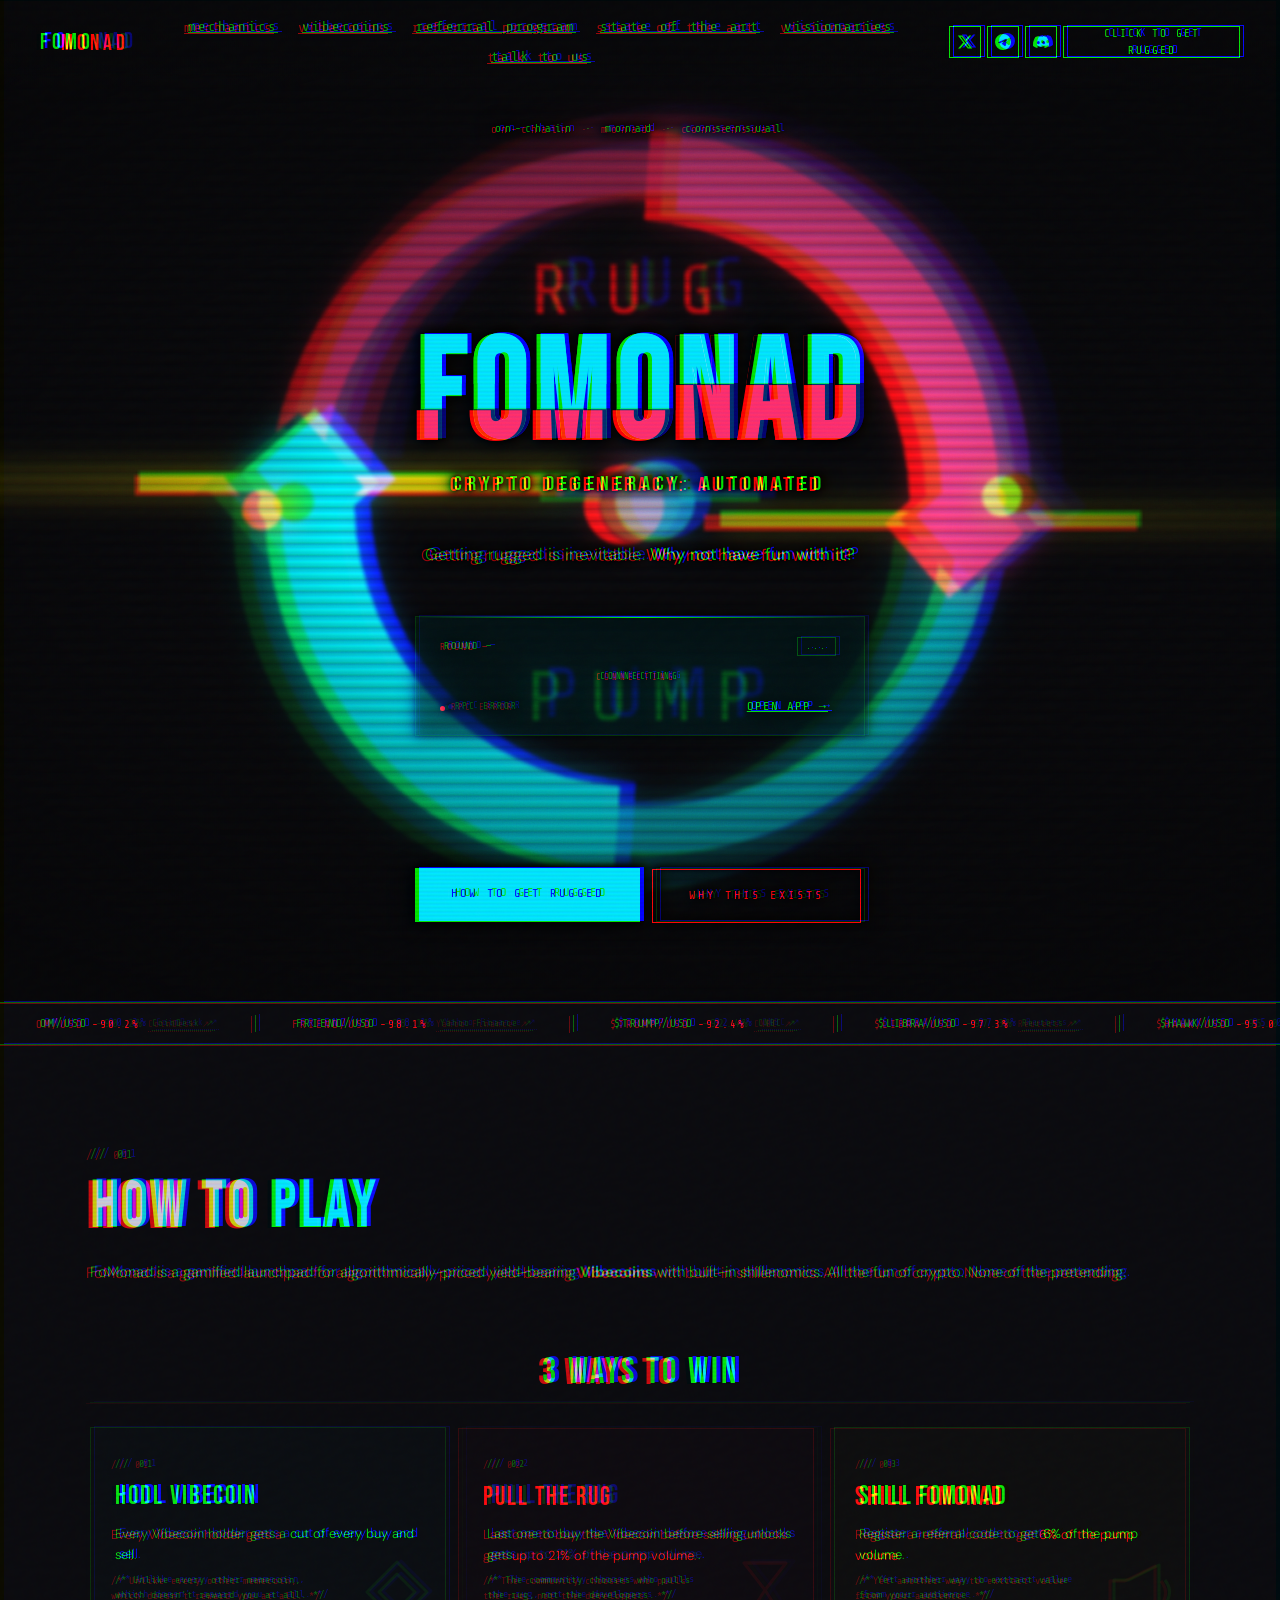
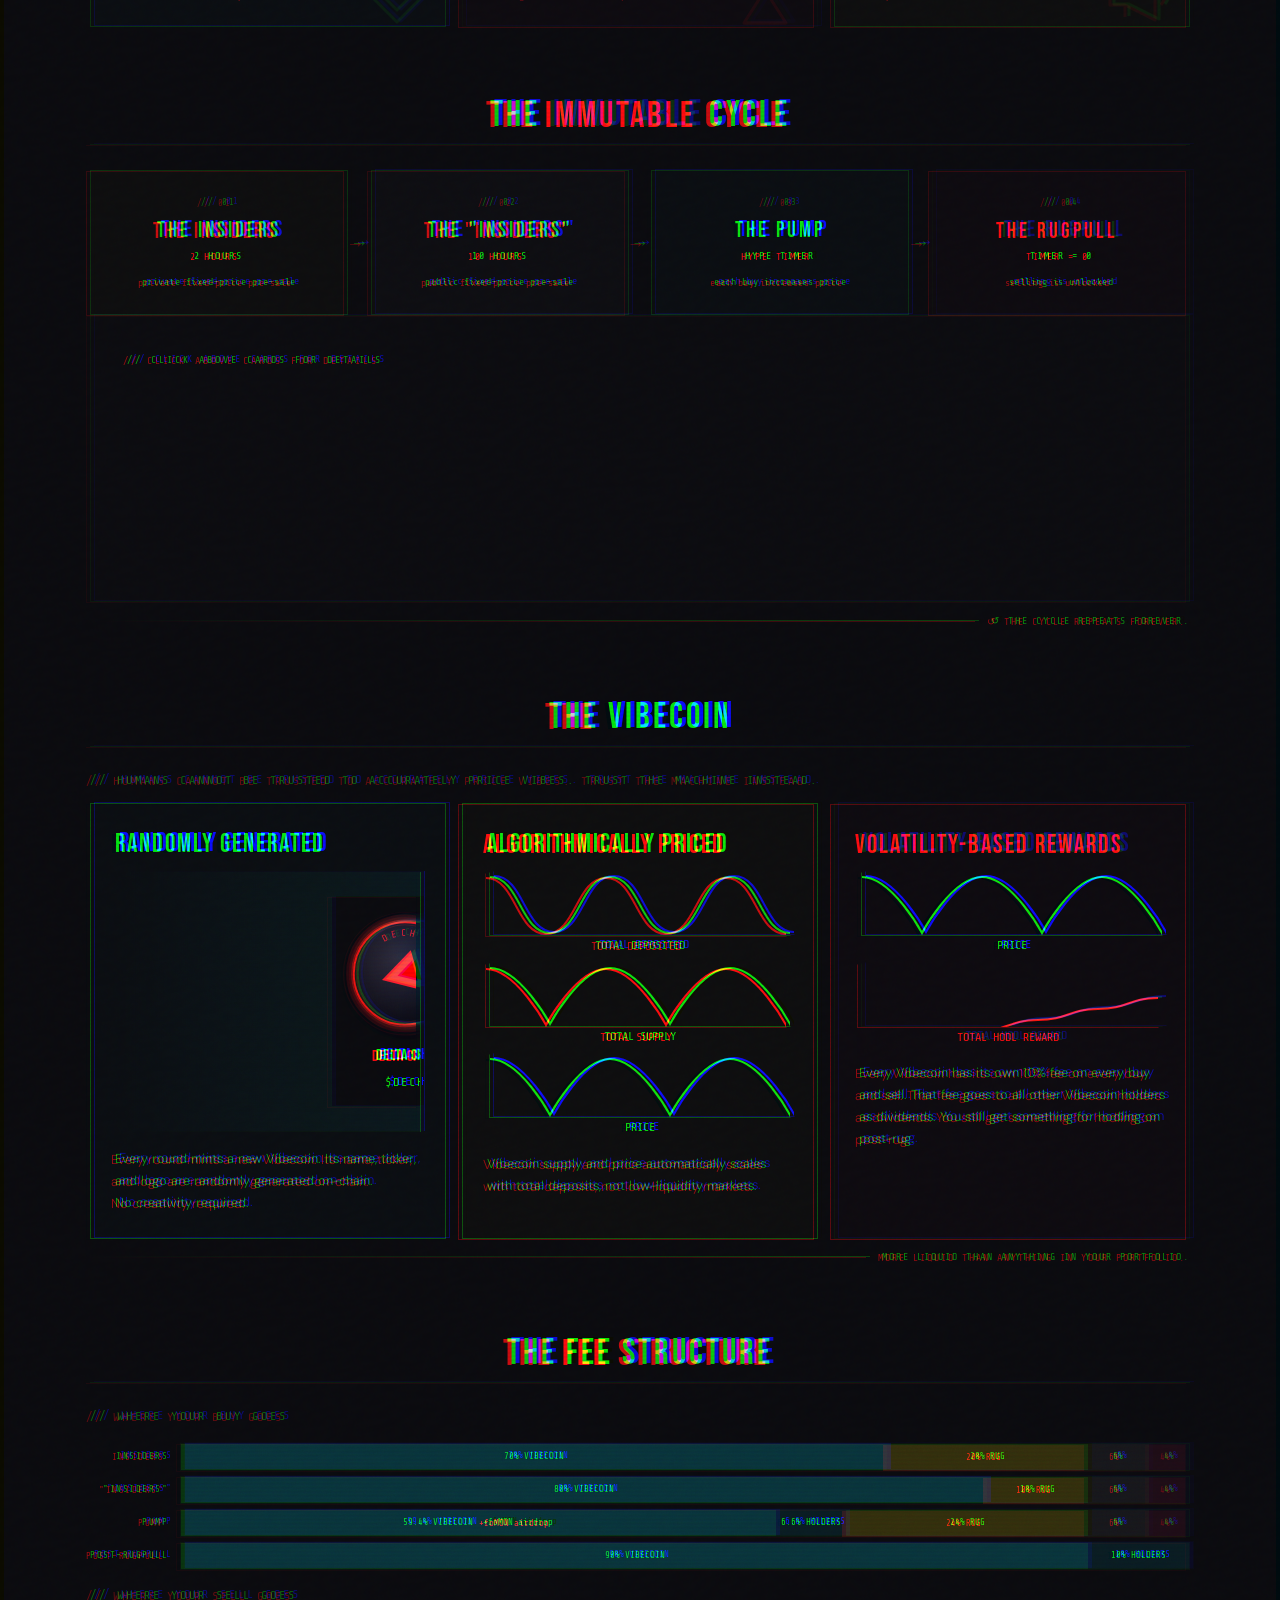
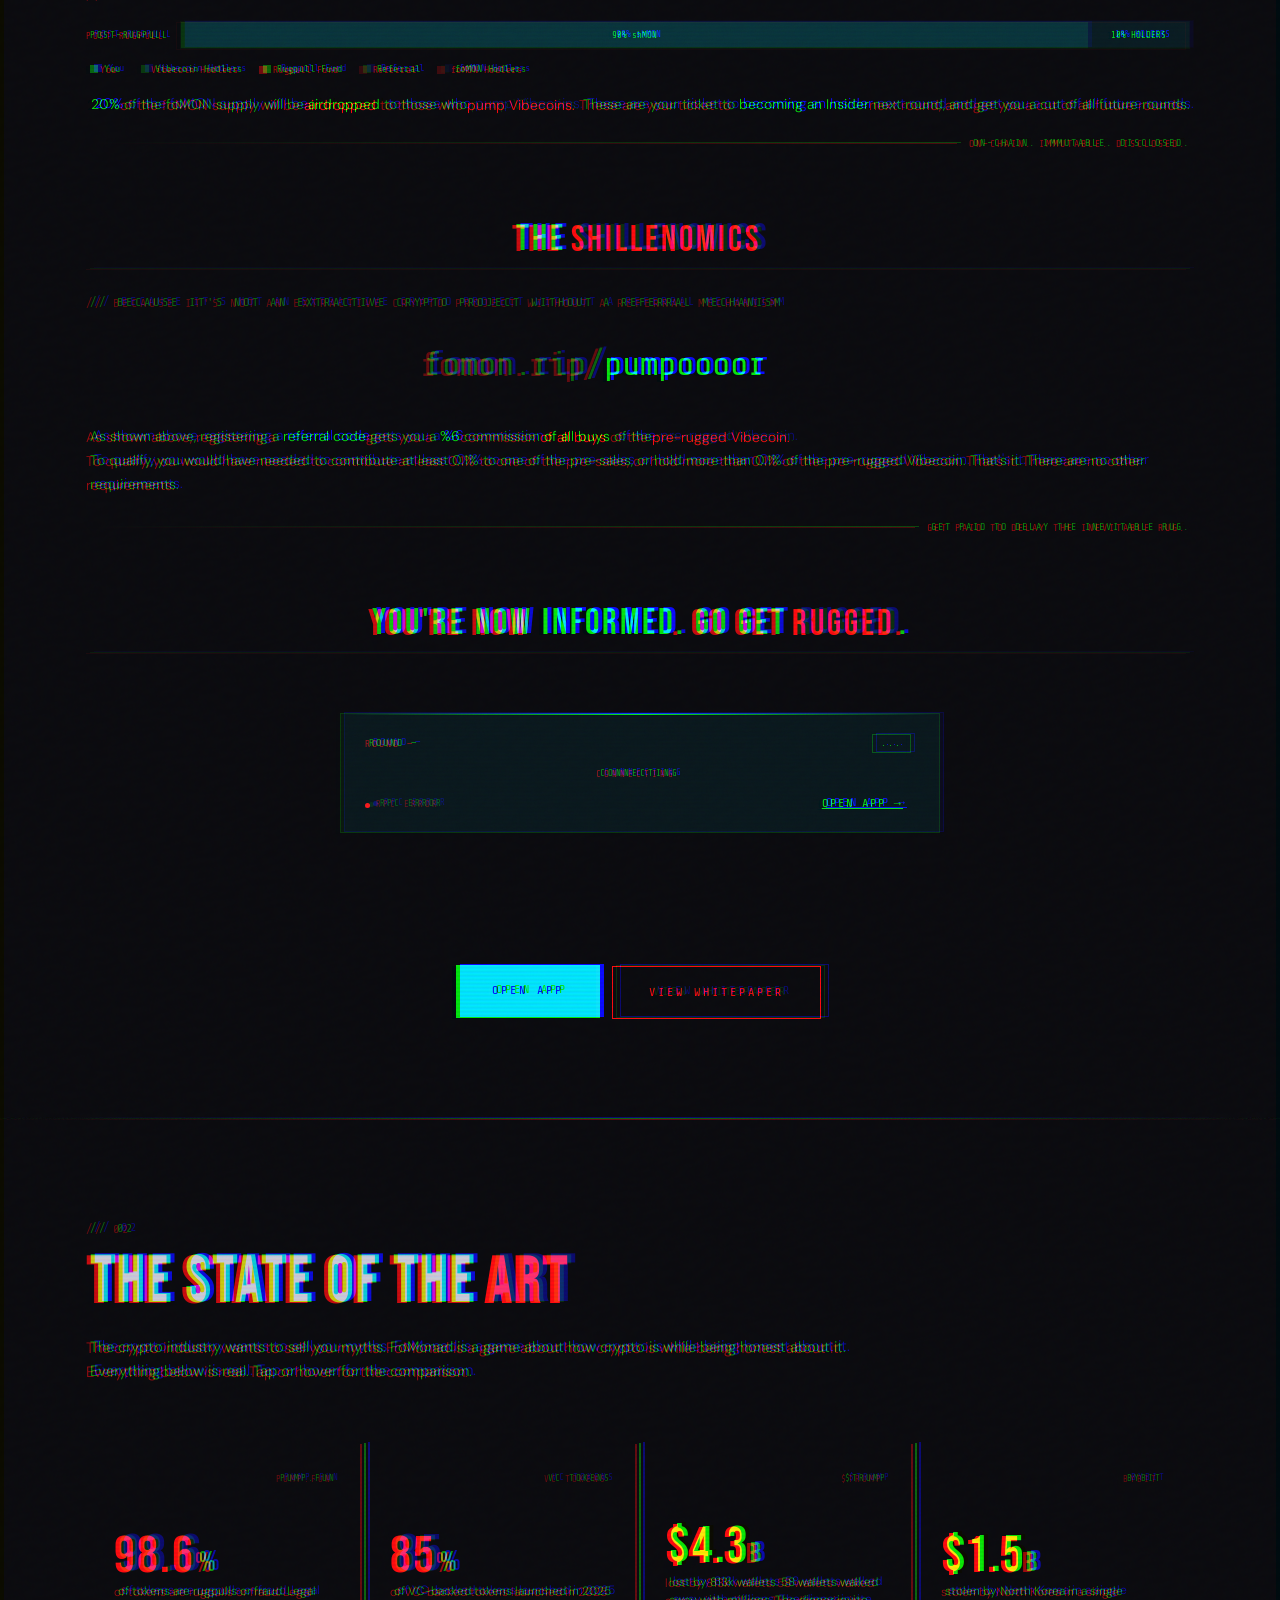
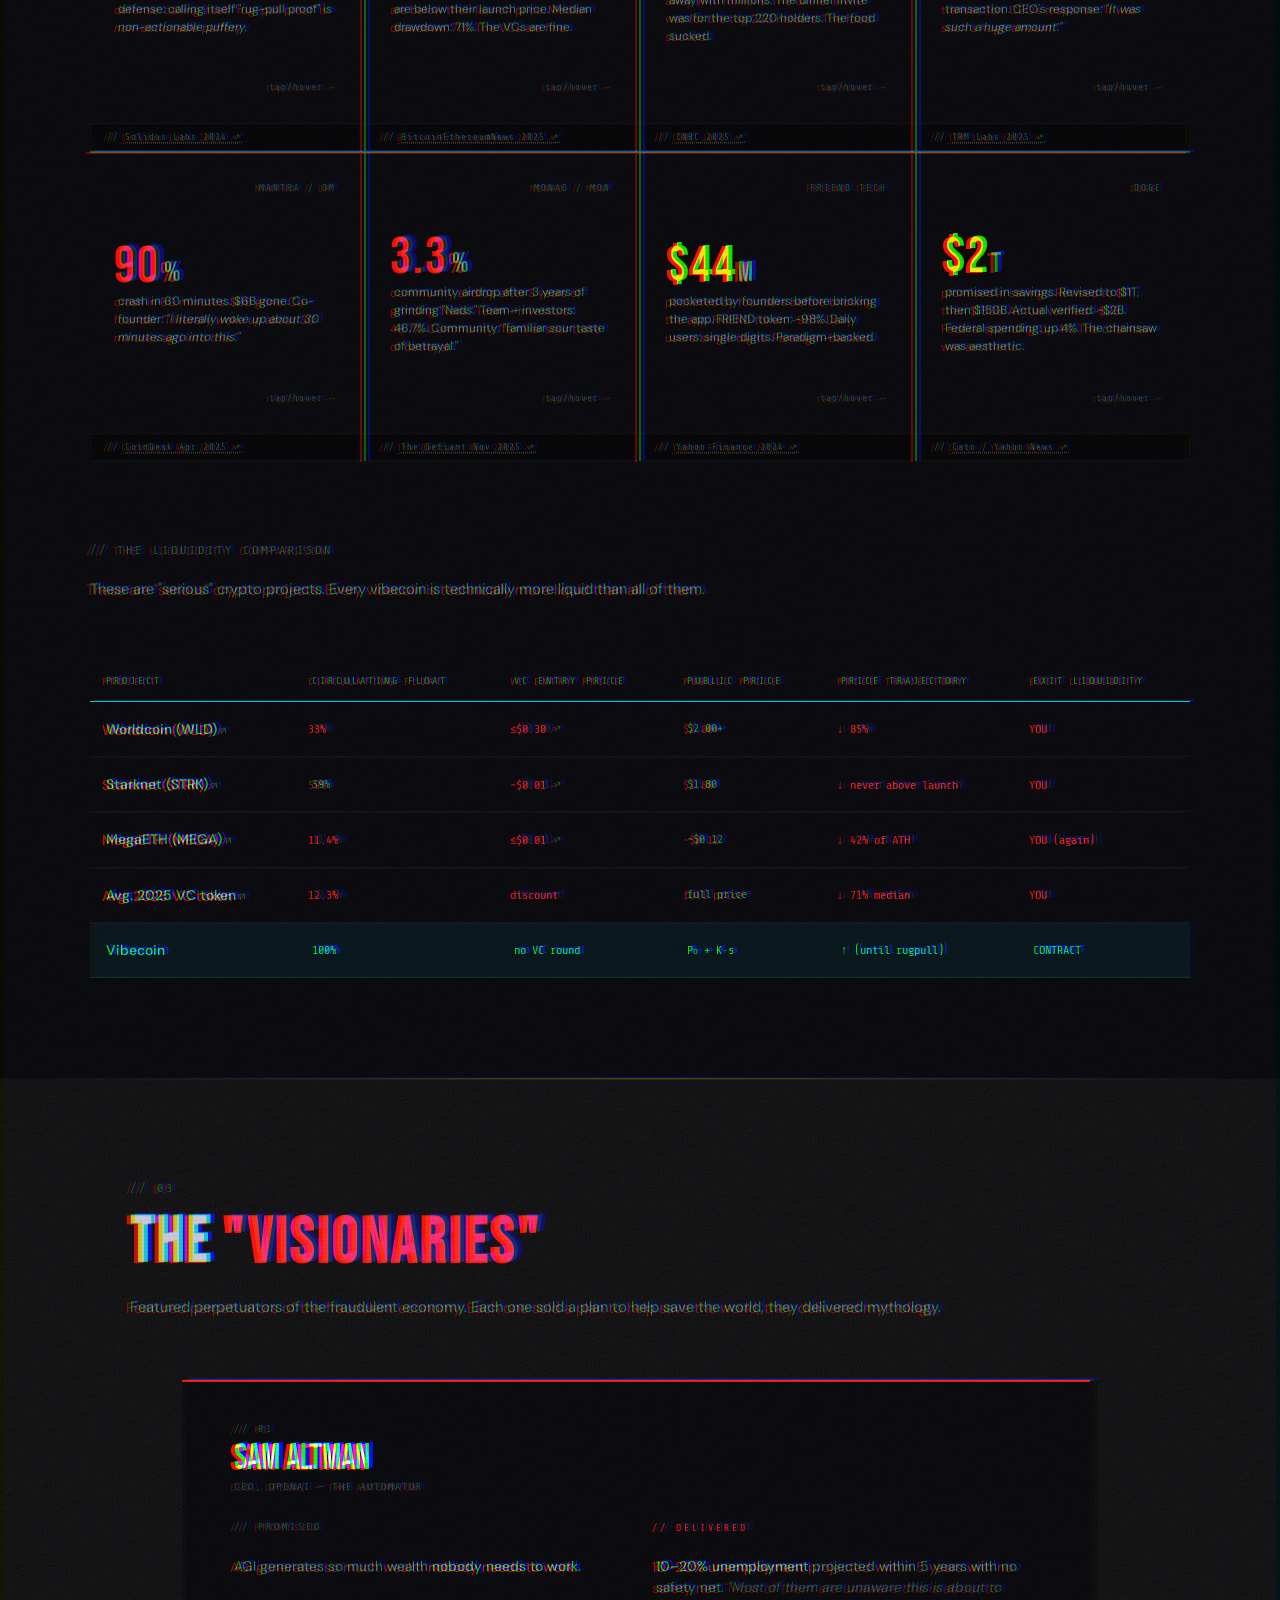
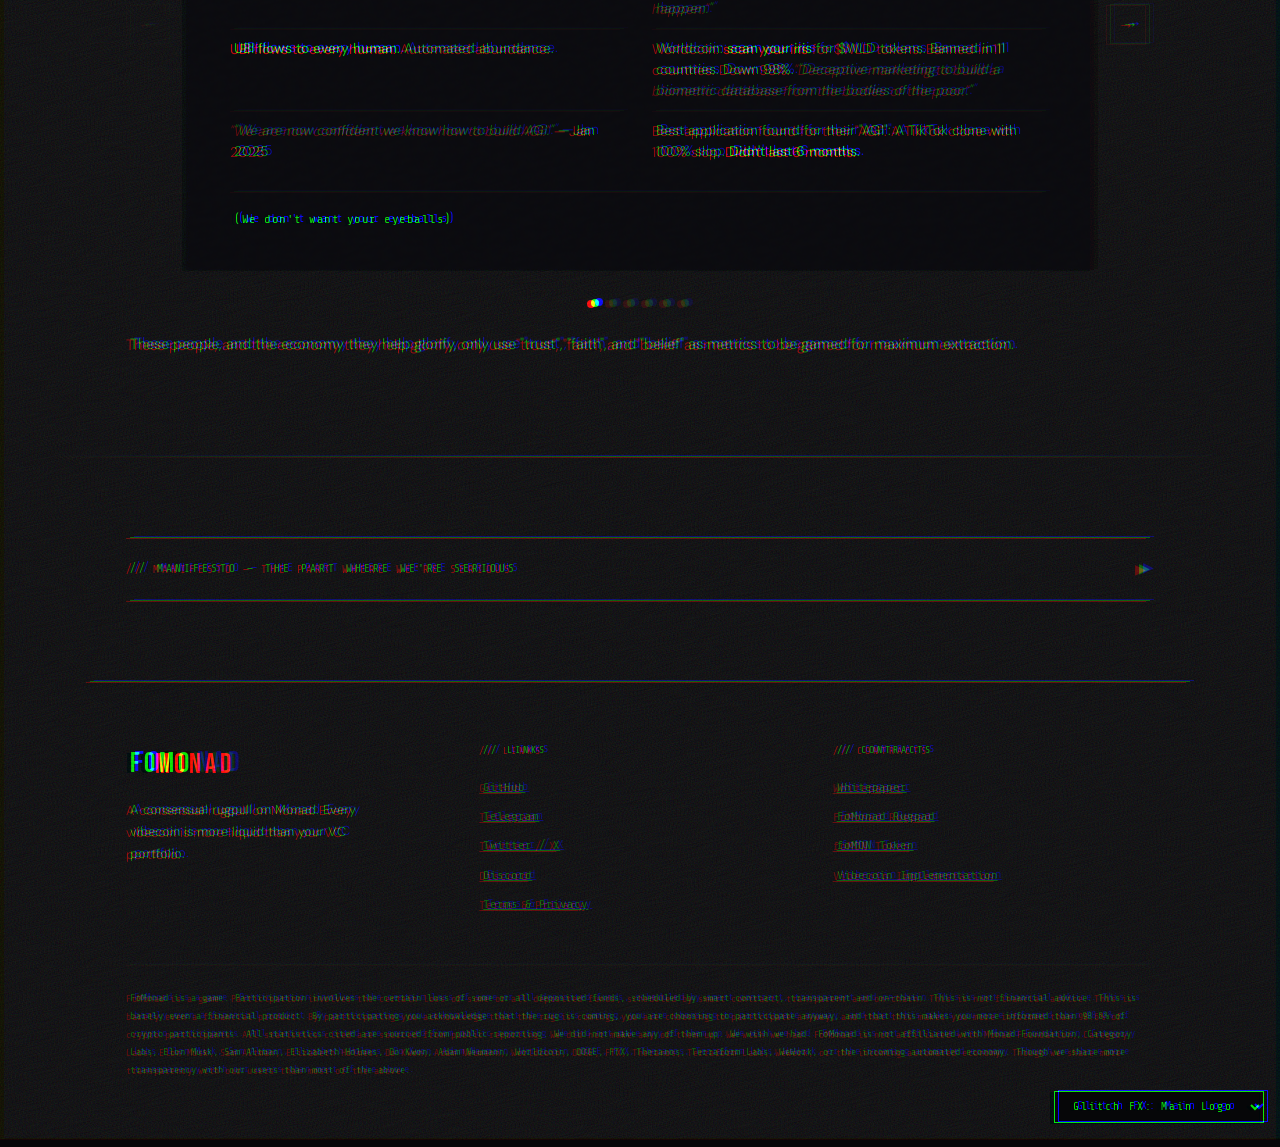
<file: index.html>
<!DOCTYPE html>
<html lang="en">
<head>
<meta charset="UTF-8">
<meta name="viewport" content="width=device-width, initial-scale=1.0">
<title>FoMonad: Automated crypto degeneracy</title>
<meta name="description" content="A consensual rugpull on Monad. Every round: a new Vibecoin, a price curve, a timer, a prize pool. The rug is the product.">
<link rel="icon" href="/fomonad-named.png" type="image/png">

<!-- OpenGraph -->
<meta property="og:type" content="website">
<meta property="og:title" content="FoMonad: Automated crypto degeneracy">
<meta property="og:description" content="A consensual rugpull on Monad. Every round: a new Vibecoin, a price curve, a timer, a prize pool. The rug is the product.">
<meta property="og:image" content="https://www.fomonad.wtf/fomonad-named.png">
<meta property="og:url" content="https://www.fomonad.wtf/">

<!-- Twitter/X -->
<meta name="twitter:card" content="summary">
<meta name="twitter:site" content="@fomonad_wtf">
<meta name="twitter:title" content="FoMonad: Automated crypto degeneracy">
<meta name="twitter:description" content="A consensual rugpull on Monad. Every round: a new Vibecoin, a price curve, a timer, a prize pool. The rug is the product.">
<meta name="twitter:image" content="https://www.fomonad.wtf/fomonad-named.png">
<link rel="preconnect" href="https://fonts.googleapis.com">
<link href="https://fonts.googleapis.com/css2?family=Share+Tech+Mono&family=Bebas+Neue&family=DM+Sans:wght@300;400;500&display=swap" rel="stylesheet">
<link rel="stylesheet" href="./fomonad.css">
<link rel="stylesheet" href="./landing-page.css">
</head>
<body>

<!-- GLITCH FILTER DEFS (hidden) -->
<svg width="0" height="0" style="position:absolute" aria-hidden="true" xmlns="http://www.w3.org/2000/svg">
  <defs>
    <filter id="page-ca-filter" x="-2%" y="-2%" width="104%" height="104%" color-interpolation-filters="sRGB">
      <!-- Isolate and offset red channel -->
      <feColorMatrix type="matrix"
        values="1 0 0 0 0  0 0 0 0 0  0 0 0 0 0  0 0 0 1 0"
        in="SourceGraphic" result="red"/>
      <feOffset in="red" dx="-4" dy="1" result="redShifted"/>
      <!-- Isolate green channel (no offset) -->
      <feColorMatrix type="matrix"
        values="0 0 0 0 0  0 1 0 0 0  0 0 0 0 0  0 0 0 1 0"
        in="SourceGraphic" result="green"/>
      <!-- Isolate and offset blue channel -->
      <feColorMatrix type="matrix"
        values="0 0 0 0 0  0 0 0 0 0  0 0 1 0 0  0 0 0 1 0"
        in="SourceGraphic" result="blue"/>
      <feOffset in="blue" dx="4" dy="-1" result="blueShifted"/>
      <!-- Recombine via screen blend -->
      <feBlend in="redShifted" in2="green" mode="screen" result="rg"/>
      <feBlend in="rg" in2="blueShifted" mode="screen"/>
    </filter>
  </defs>
</svg>

<!-- GLITCH NOISE OVERLAY -->
<div id="glitch-noise-overlay">
  <svg width="100%" height="100%" xmlns="http://www.w3.org/2000/svg">
    <filter id="noise-filter" x="0" y="0" width="100%" height="100%">
      <feTurbulence id="noiseTurb" type="fractalNoise" baseFrequency="0.72" numOctaves="2" stitchTiles="stitch" result="noise"/>
      <feColorMatrix type="matrix" values="0 0 0 0 0.9  0 0 0 0 0.9  0 0 0 0 0.9  0 0 0 0.12 0" in="noise"/>
    </filter>
    <rect width="100%" height="100%" filter="url(#noise-filter)"/>
  </svg>
</div>

<!-- NAV -->
<nav>
  <div class="nav-logo"><a href="#hero"><span class="fo">Fo</span><span class="mo">Mo</span><span class="nad">nad</span></a></div>
  <div class="nav-links">
    <a href="#howto">mechanics</a>
    <a href="#vibecoin">vibecoins</a>
    <a href="#referrals">referral program</a>
    <a href="#state_of_the_art">state of the art</a>
    <a href="#auteurs">visionaries</a>
    <a href="#links">talk to us</a>
  </div>
  <div class="nav-right">
    <div class="nav-socials">
      <a href="https://x.com/fomonad_wtf" target="_blank" rel="noopener" aria-label="Twitter / X">
        <svg viewBox="0 0 24 24"><path d="M18.244 2.25h3.308l-7.227 8.26 8.502 11.24H16.17l-5.214-6.817L4.99 21.75H1.68l7.73-8.835L1.254 2.25H8.08l4.713 6.231zm-1.161 17.52h1.833L7.084 4.126H5.117z"/></svg>
      </a>
      <a href="https://t.me/fomonad" target="_blank" rel="noopener" aria-label="Telegram">
        <svg viewBox="0 0 24 24"><path d="M11.944 0A12 12 0 0 0 0 12a12 12 0 0 0 12 12 12 12 0 0 0 12-12A12 12 0 0 0 12 0zm4.962 7.224c.1-.002.321.023.465.14a.506.506 0 0 1 .171.325c.016.093.036.306.02.472-.18 1.898-.962 6.502-1.36 8.627-.168.9-.499 1.201-.82 1.23-.696.065-1.225-.46-1.9-.902-1.056-.693-1.653-1.124-2.678-1.8-1.185-.78-.417-1.21.258-1.91.177-.184 3.247-2.977 3.307-3.23.007-.032.014-.15-.056-.212s-.174-.041-.249-.024c-.106.024-1.793 1.14-5.061 3.345-.479.33-.913.49-1.302.48-.428-.008-1.252-.241-1.865-.44-.752-.245-1.349-.374-1.297-.789.027-.216.325-.437.893-.663 3.498-1.524 5.83-2.529 6.998-3.014 3.332-1.386 4.025-1.627 4.476-1.635z"/></svg>
      </a>
      <a href="https://discord.gg/sWJPYz6gUH" target="_blank" rel="noopener" aria-label="Discord">
        <svg viewBox="0 0 24 24"><path d="M20.317 4.3698a19.7913 19.7913 0 0 0-4.8851-1.5152.0741.0741 0 0 0-.0785.0371c-.211.3753-.4447.8648-.6083 1.2495-1.8447-.2762-3.68-.2762-5.4868 0-.1636-.3933-.4058-.8742-.6177-1.2495a.077.077 0 0 0-.0785-.037 19.7363 19.7363 0 0 0-4.8852 1.515.0699.0699 0 0 0-.0321.0277C.5334 9.0458-.319 13.5799.0992 18.0578a.0824.0824 0 0 0 .0312.0561c2.0528 1.5076 4.0413 2.4228 5.9929 3.0294a.0777.0777 0 0 0 .0842-.0276c.4616-.6304.8731-1.2952 1.226-1.9942a.076.076 0 0 0-.0416-.1057c-.6528-.2476-1.2743-.5495-1.8722-.8923a.077.077 0 0 1-.0076-.1277c.1258-.0943.2517-.1923.3718-.2914a.0743.0743 0 0 1 .0776-.0105c3.9278 1.7933 8.18 1.7933 12.0614 0a.0739.0739 0 0 1 .0785.0095c.1202.099.246.1981.3728.2924a.077.077 0 0 1-.0066.1276 12.2986 12.2986 0 0 1-1.873.8914.0766.0766 0 0 0-.0407.1067c.3604.698.7719 1.3628 1.225 1.9932a.076.076 0 0 0 .0842.0286c1.961-.6067 3.9495-1.5219 6.0023-3.0294a.077.077 0 0 0 .0313-.0552c.5004-5.177-.8382-9.6739-3.5485-13.6604a.061.061 0 0 0-.0312-.0286zM8.02 15.3312c-1.1825 0-2.1569-1.0857-2.1569-2.419 0-1.3332.9555-2.4189 2.157-2.4189 1.2108 0 2.1757 1.0952 2.1568 2.419 0 1.3332-.9555 2.4189-2.1569 2.4189zm7.9748 0c-1.1825 0-2.1569-1.0857-2.1569-2.419 0-1.3332.9554-2.4189 2.157-2.4189 1.2108 0 2.1757 1.0952 2.1568 2.419 0 1.3332-.946 2.4189-2.1569 2.4189z"/></svg>
      </a>
    </div>
    <a href="./rugpad/" class="nav-cta"><span class="cta-long">CLICK TO GET RUGGED</span><span class="cta-short">GET RUGGED</span></a>
  </div>
</nav>


<!-- HERO -->
<section id="hero">

  <!-- Background spinning logo -->
  <div class="hero-bg-logo" aria-hidden="true">
    <img src="fomonad-animated-optimized.svg" width="100%" height="100%" alt="">
  </div>

  <div class="hero-content">
    <div class="hero-eyebrow">on-chain · monad · consensual</div>

    <div class="logo-wrap">
      <!-- There was a logo here, but keeping the empty space here looked pretty cool. So I'm keeping this element. There's nothing permanent like a temporary solution. This comment is part of the art. -->
    </div>

    <h1>
      <span class="glitch fo" data-text="FO">FO</span><span class="glitch mo" data-text="MO">MO</span><span class="glitch nad" data-text="NAD">NAD</span>
    </h1>

    <div class="hero-sub">CRYPTO DEGENERACY: AUTOMATED</div>

    <p class="hero-desc">
      Getting rugged is inevitable. <strong>Why not have fun with it?</strong>
    </p>

    <iframe src="./gamestate.html" class="gamestate-widget"
      scrolling="no" frameborder="0"
    ></iframe>

    <div class="hero-buttons">
      <a href="#howto" class="btn-primary">HOW TO GET RUGGED</a>
      <a href="#state_of_the_art" class="btn-secondary">WHY THIS EXISTS</a>
    </div>
  </div>
</section>


<!-- TICKER — items link to citations on hover -->
<div class="ticker">
  <div class="ticker-inner" id="tickerInner"></div>
</div>


<!-- HOW TO PLAY —————————————————————————————————————————————————— -->
<section id="howto" class="full-bleed">
<div class="inner">
  <div class="section-header">
    <div class="section-num">// 01</div>
    <h2 class="section-title">HOW TO <span class="accent-c">PLAY</span></h2>
    <p style="margin-top:20px; font-size:15px; color:var(--dim);">
      FoMonad is a gamified launchpad for algorithmically-priced yield-bearing <strong>Vibecoins</strong> with built-in shillenomics. All the fun of crypto. None of the pretending.
    </p>
  </div>

  <!-- 3 Ways to Win -->
  <h3 class="howto-heading">3 WAYS TO <span class="accent-c">WIN</span></h3>
  <div class="win-grid">

    <a class="link-card win-card c" href="#vibecoin">
      <div class="win-card-num">// 01</div>
      <div class="win-card-title">HODL VIBECOIN</div>
      <div class="win-card-body">Every Vibecoin holder gets a <span class="cyan">cut of every buy and sell</span>.</div>
      <div class="win-card-aside">/* Unlike every other memecoin,<br>which doesn't reward you at all. */</div>
      <svg class="win-card-icon" viewBox="0 0 24 24" fill="none" stroke="currentColor" stroke-width="1" stroke-linejoin="round">
        <polygon points="12,2 22,12 12,22 2,12"/>
        <polygon points="12,6 18,12 12,18 6,12"/>
      </svg>
    </a>

    <a class="link-card win-card r" href="#mechanic_phase_4">
      <div class="win-card-num">// 02</div>
      <div class="win-card-title">PULL THE RUG</div>
      <div class="win-card-body">Last one to buy the Vibecoin before selling unlocks gets <span class="red">up to 21% of the pump volume</span>.</div>
      <div class="win-card-aside">/* The community chooses who pulls<br>the rug, not the developers. */</div>
      <svg class="win-card-icon" viewBox="0 0 24 24" fill="none" stroke="currentColor" stroke-width="1" stroke-linejoin="round">
        <path d="M5,2 H19 L12,11 L19,22 H5 L12,11 Z"/>
        <line x1="5" y1="2" x2="19" y2="2"/>
        <line x1="5" y1="22" x2="19" y2="22"/>
      </svg>
    </a>

    <a class="link-card win-card y" href="#referrals">
      <div class="win-card-num">// 03</div>
      <div class="win-card-title">SHILL FOMONAD</div>
      <div class="win-card-body">Register a referral code to get <span class="yellow">6% of the pump volume</span>.</div>
      <div class="win-card-aside">/* Yet another way to extract value<br>from your audience. */</div>
      <svg class="win-card-icon" viewBox="0 0 24 24" fill="none" stroke="currentColor" stroke-width="1" stroke-linejoin="round">
        <path d="M3,8 H8 L18,3 V21 L8,16 H3 V8 Z"/>
        <path d="M8,16 V20"/>
        <path d="M20,8 Q23,12 20,16"/>
      </svg>
    </a>

  </div>

  <!-- Game loop flow -->
  <h3 class="howto-heading">THE <span class="accent-r">IMMUTABLE</span> CYCLE</h3>

  <div class="section-num hide-if-not-mobile">
    // TAP FOR DETAILS
  </div>
  <div class="game-loop">
    <a href="#mechanic_phase_1" class="link-card loop-step y">
      <div class="loop-step-num">// 01</div>
      <div class="loop-step-title">THE INSIDERS</div>
      <div class="loop-step-sub">2 HOURS</div>
      <div class="loop-step-stat">private fixed-price pre-sale</div>
    </a>
    <div id="mechanic_phase_1" class="loop-detail-card">
      <div class="loop-detail-label">// PHASE 01</div>
      <div class="loop-detail-title">THE INSIDERS</div>
      <div class="loop-detail-duration">EARLY ACCESS FOR foMON HOLDERS · 2 HOURS</div>
      <div class="loop-detail-desc">
        <ul>
          <li>First pre-sale before the vibecoin is generated.</li>
          <li>Lowest possible price before <a href="#mechanic_phase_4">the rugpull</a>.</li>
          <li>foMON holders all buy in at the same price. (You can get foMON by participating in <a href="#mechanic_phase_3">the pump</a>)</li>
          <li>If you contributed more than 0.1% of this pre-sale, you can register a <a href="#referrals">referral code</a>.</li>
        </ul>
      </div>
    </div>
    <div class="loop-arrow">→</div>
    <a href="#mechanic_phase_2" class="link-card loop-step">
      <div class="loop-step-num">// 02</div>
      <div class="loop-step-title">THE "INSIDERS"</div>
      <div class="loop-step-sub">10 HOURS</div>
      <div class="loop-step-stat">public fixed-price pre-sale</div>
    </a>
    <div id="mechanic_phase_2" class="loop-detail-card">
      <div class="loop-detail-label">// PHASE 02</div>
      <div class="loop-detail-title">THE "INSIDERS"</div>
      <div class="loop-detail-duration">OPEN · 10 HOURS</div>
      <div class="loop-detail-desc">
        <ul>
          <li>Final pre-sale before the vibecoin is generated.</li>
          <li>Second-lowest possible price before <a href="#mechanic_phase_4">the rugpull</a>.</li>
          <li>Everyone buys in at the same price before the pump.</li>
          <li>If you contributed more than 0.1% of this pre-sale, you can register a <a href="#referrals">referral code</a>.</li>
        </ul>
      </div>
    </div>
    <div class="loop-arrow">→</div>
    <a href="#mechanic_phase_3" class="link-card loop-step c">
      <div class="loop-step-num">// 03</div>
      <div class="loop-step-title cyan">THE PUMP</div>
      <div class="loop-step-sub">HYPE TIMER</div>
      <div class="loop-step-stat">each buy increases price</div>
    </a>
    <div id="mechanic_phase_3" class="loop-detail-card">
      <div class="loop-detail-label">// PHASE 03</div>
      <div class="loop-detail-title cyan">THE PUMP</div>
      <div class="loop-detail-duration">VIBECOIN GENERATED · HYPE-BASED TIMER</div>
      <div class="loop-detail-desc">
        <ul>
          <li>Selling is locked until the timer reaches zero.</li>
          <li>Every buy delays the timer, increases the price, and airdrops foMON.</li>
          <li>A <a href="#fees">cut of every buy</a> goes towards all vibecoin holders and the rug fund.</li>
          <li>Last one to buy before the timer reaches zero wins 90% of the rug fund.</li>
        </ul>
      </div>
    </div>
    <div class="loop-arrow">→</div>
    <a href="#mechanic_phase_4" class="link-card loop-step r">
      <div class="loop-step-num">// 04</div>
      <div class="loop-step-title red">THE RUGPULL</div>
      <div class="loop-step-sub">TIMER = 0</div>
      <div class="loop-step-stat">selling is unlocked</div>
    </a>
    <div id="mechanic_phase_4" class="loop-detail-card">
      <div class="loop-detail-label">// PHASE 04</div>
      <div class="loop-detail-title red">THE RUGPULL</div>
      <div class="loop-detail-duration">TIMER HITS ZERO · SELLING UNLOCKED</div>
      <div class="loop-detail-desc">
        <ul>
          <li>Selling is now unlocked. This is where you exit.</li>
          <li>The last buyer a.k.a. the rugpuller gets their prize, 90% of the rug fund. (No liquidity is removed from the Vibecoin)</li>
          <li>Vibecoin holders get a 10% cut of every subsequent buy and sell.</li>
          <li>The remaining 10% of the rug fund seeds the next cycle, which foMON holders (airdropped during <a href="#mechanic_phase_3">the pump</a>) can now start.</li>
        </ul>
      </div>
    </div>
    <div id="mechanic_phase_placeholder" class="loop-detail-card">
      <div class="loop-detail-label">// CLICK ABOVE CARDS FOR DETAILS</div>
    </div>
  </div>
  <div class="loop-footer">
    <div class="loop-footer-line"></div>
    <div class="loop-footer-label">↺ THE CYCLE REPEATS FOREVER.</div>
  </div>

  <h3 class="howto-heading" id="vibecoin">THE <span class="accent-c">VIBECOIN</span></h3>
  <div class="section-num">// HUMANS CANNOT BE TRUSTED TO ACCURATELY PRICE VIBES. TRUST THE MACHINE INSTEAD.</div>
  <div class="vibecoin-grid">
    <div class="vibecoin-card c">
      <div class="vibecoin-card-title">RANDOMLY GENERATED</div>
      <div class="vc-belt-outer">
        <div id="vibecoin_belt"></div>
        <div id="vibecoin_stamp"><span>RUGGED</span></div>
      </div>
      <div class="vibecoin-card-desc">Every round mints a new Vibecoin. Its name, ticker, and logo are randomly generated on-chain.<br>No creativity required.</div>
    </div>
    <div class="vibecoin-card y">
      <div class="vibecoin-card-title">ALGORITHMICALLY PRICED</div>
      <svg class="vibecoin-card-plot" height="64">
        <path d="M 0,4 c 30,0 30,56, 60,56 c 30,0 30,-56, 60,-56 c 30,0 30,56, 60,56 c 30,0 30,-56, 60,-56 c 30,0 30,56, 60,56 c 30,0 30,-56, 60,-56 c 30,0 30,56, 60,56 c 30,0 30,-56, 60,-56"></path>
      </svg>
      <div class="vibecoin-card-plot-label">TOTAL DEPOSITED</div>

      <svg class="vibecoin-card-plot y" height="64">
        <path d="M 0,4 c 30,0 60,56, 60,56 c  0,0 30,-56, 60,-56 c 30,0 60,56, 60,56 c  0,0 30,-56, 60,-56 c 30,0 60,56, 60,56 c  0,0 30,-56, 60,-56 c 30,0 60,56, 60,56 c  0,0 30,-56, 60,-56"></path>
      </svg>
      <div class="vibecoin-card-plot-label">TOTAL SUPPLY</div>

      <svg class="vibecoin-card-plot c" height="64">
        <path d="M 0,4 c 30,0 60,56, 60,56 c  0,0 30,-56, 60,-56 c 30,0 60,56, 60,56 c  0,0 30,-56, 60,-56 c 30,0 60,56, 60,56 c  0,0 30,-56, 60,-56 c 30,0 60,56, 60,56 c  0,0 30,-56, 60,-56"></path>
      </svg>
      <div class="vibecoin-card-plot-label">PRICE</div>

      <div class="vibecoin-card-desc">Vibecoin supply and price automatically scales with total deposits, not low-liquidity markets.<br></div>
    </div>
    <div class="vibecoin-card r">
      <div class="vibecoin-card-title">VOLATILITY-BASED REWARDS</div>
      <svg class="vibecoin-card-plot c" height="64">
        <path d="M 0,4 c 30,0 60,56, 60,56 c  0,0 30,-56, 60,-56 c 30,0 60,56, 60,56 c  0,0 30,-56, 60,-56 c 30,0 60,56, 60,56 c  0,0 30,-56, 60,-56 c 30,0 60,56, 60,56 c  0,0 30,-56, 60,-56"></path>
      </svg>
      <div class="vibecoin-card-plot-label">PRICE</div>

      <svg class="vibecoin-card-plot increasing r" height="64">
        <path d="M 0,88 c 30,0 30,-11, 60,-11 c 30,0 30,-11, 60,-11 c 30,0 30,-11, 60,-11 c 30,0 30,-11, 60,-11 c 30,0 30,-11, 60,-11 c 30,0 30,-11, 60,-11 c 30,0 30,-11, 60,-11 c 30,0 30,-11, 60,-11 "></path>
      </svg>
      <div class="vibecoin-card-plot-label">TOTAL HODL REWARD</div>

      <div class="vibecoin-card-desc">Every Vibecoin has its own 10% fee on every buy and sell. That fee goes to all other Vibecoin holders as dividends. You still get something for hodling on post-rug.</div>
    </div>
  </div>

  <div class="loop-footer">
    <div class="loop-footer-line"></div>
    <div class="loop-footer-label">MORE LIQUID THAN ANYTHING IN YOUR PORTFOLIO.</div>
  </div>
  
  <h3 class="howto-heading" id="fees">THE <span class="accent-y">FEE</span> STRUCTURE</h3>
  <div>
    <div class="section-num">// WHERE YOUR BUY GOES</div>
    <div class="fee-bars">
      <div class="fee-bar-row">
        <div class="fee-bar-label">INSIDERS</div>
        <div class="fee-bar-track">
          <div class="fee-seg vc" style="width:70%">70% VIBECOIN</div>
          <div class="fee-seg pp" style="width:20%">20%<span class="hide-if-thin">&nbsp;RUG</span></div>
          <div class="fee-seg ref" style="width:6%">6%</div>
          <div class="fee-seg pf" style="width:4%">4%</div>
        </div>
      </div>
      <div class="fee-bar-row">
        <div class="fee-bar-label">"INSIDERS"</div>
        <div class="fee-bar-track">
          <div class="fee-seg vc" style="width:80%">80% VIBECOIN</div>
          <div class="fee-seg pp" style="width:10%">10%<span class="hide-if-thin">&nbsp;RUG</span></div>
          <div class="fee-seg ref" style="width:6%">6%</div>
          <div class="fee-seg pf" style="width:4%">4%</div>
        </div>
      </div>
      <div class="fee-bar-row">
        <div class="fee-bar-label">PUMP</div>
        <div class="fee-bar-track">
          <div class="fee-seg vc" style="width:59%">59.4% VIBECOIN <span class="yellow">&nbsp; +foMON<span class="hide-if-thin">&nbsp;airdrop</span></span></div>
          <div class="fee-seg vch" style="width:7%">6.6%<span class="hide-if-not-wide">&nbsp;HOLDERS</span></div>
          <div class="fee-seg pp" style="width:24%">24%<span class="hide-if-thin">&nbsp;RUG</span></div>
          <div class="fee-seg ref" style="width:6%">6%</div>
          <div class="fee-seg pf" style="width:4%">4%</div>
        </div>
      </div>
      <div class="fee-bar-row">
        <div class="fee-bar-label">POST-RUGPULL</div>
        <div class="fee-bar-track">
          <div class="fee-seg vc" style="width:90%">90% VIBECOIN</div>
          <div class="fee-seg vch" style="width:10%">10%<span class="hide-if-thin">&nbsp;HOLDERS</span></div>
        </div>
      </div>
      <div class="section-num" style="margin-top:16px">// WHERE YOUR SELL GOES</div>
      <div class="fee-bars">
        <div class="fee-bar-row">
          <div class="fee-bar-label">POST-RUGPULL</div>
          <div class="fee-bar-track">
            <div class="fee-seg vc" style="width:90%">90% shMON</div>
            <div class="fee-seg vch" style="width:10%">10%<span class="hide-if-thin">&nbsp;HOLDERS</span></div>
          </div>
        </div>
      </div>
    </div>
    <div class="fee-legend">
      <div class="fee-legend-item"><div class="fee-dot" style="background:rgba(0,229,255,0.4)"></div>You</div>
      <div class="fee-legend-item"><div class="fee-dot" style="background:rgba(0,229,255,0.2)"></div>Vibecoin Hodlers</div>
      <div class="fee-legend-item"><div class="fee-dot" style="background:rgba(255,230,0,0.4)"></div>Rugpull Fund</div>
      <div class="fee-legend-item"><div class="fee-dot" style="background:rgba(255,255,255,0.15)"></div>Referral</div>
      <div class="fee-legend-item"><div class="fee-dot" style="background:rgba(255,45,107,0.2)"></div>foMON Hodlers</div>
    </div>
    <div class="mechanic-desc" style="margin-top:16px; margin-bottom:8px; text-align: center;">
      <span class="cyan">20%</span> of the foMON supply will be <span class="yellow">airdropped</span> to those who <span class="red">pump Vibecoins.</span> These are your ticket to <span class="cyan">becoming an Insider</span> next round, and get you a cut of all future rounds.
    </div>
  </div>
  <div class="loop-footer">
    <div class="loop-footer-line"></div>
    <div class="loop-footer-label">ON-CHAIN. IMMUTABLE. DISCLOSED.</div>
  </div>

 <h3 class="howto-heading" id="referrals">THE <span class="accent-r">SHILLENOMICS</span></h3>
 <div class="section-num">// BECAUSE IT'S NOT AN EXTRACTIVE CRYPTO PROJECT WITHOUT A REFERRAL MECHANISM</div>
 
 <div style="text-align:center; margin: 32px 0 40px;">
  <div style="font-family:var(--mono); font-size:clamp(18px,4vw,34px); line-height:1; display:inline-flex; align-items:baseline; gap:0;">
    <span style="color:var(--muted);">fomon.rip/</span><span style="display:inline-block; overflow:hidden; height:1.2em; min-width:14ch; vertical-align:baseline;"><span id="refSlot" style="text-align: left; display:block; color:var(--cyan); line-height:1.2;">shillmaster</span></span>
  </div>
 </div>

 <div class="mechanic-desc" style="margin-bottom:12px;">
  <p>
    As shown above, registering a <span class="cyan">referral code</span> gets you a <span class="cyan">%6</span> commission <span class="yellow">of all buys</span> of the <span class="red">pre-rugged Vibecoin.</span>
  </p>
  <p>
    To qualify, you would have needed to contribute at least 0.1% to one of the pre-sales, or hold more than 0.1% of the pre-rugged Vibecoin. That's it. There are no other requirements.
  </p>
 </div>

 <script>
 (function() {
   const names = [
     'shillmaster','gigadegen','disillusionary','rugpilled',
     'pumpoooor','defi_jesus','airdropcel','moonmaxxer',
     'ngmi_enjoyer','you'
   ];
   const YOU = 'you';
   const el = document.getElementById('refSlot');
   let idx = 0;

   function slideTo(name, isYou) {
     return new Promise(resolve => {
       // slide out upward
       el.style.transition = 'transform 0.08s ease-in, opacity 0.08s ease-in';
       el.style.transform  = 'translateY(-110%)';
       el.style.opacity    = '0';
       setTimeout(() => {
         // snap to below, swap text
         el.style.transition = 'none';
         el.style.transform  = 'translateY(110%)';
         el.style.opacity    = '0';
         el.textContent      = name;
         el.style.color      = isYou ? 'var(--yellow)' : 'var(--cyan)';
         // force reflow then slide in
         el.getBoundingClientRect();
         el.style.transition = 'transform 0.08s ease-out, opacity 0.08s ease-out';
         el.style.transform  = 'translateY(0)';
         el.style.opacity    = '1';
         setTimeout(resolve, 80);
       }, 80);
     });
   }

   async function run() {
     while (true) {
       idx = (idx + 1) % names.length;
       const name  = names[idx];
       const isYou = name === YOU;
       await slideTo(name, isYou);
       await new Promise(r => setTimeout(r, isYou ? 4000 : 250));
     }
   }

   // kick off after initial hold
   setTimeout(run, 1000);
 })();
 </script>

  <div class="loop-footer">
    <div class="loop-footer-line"></div>
    <div class="loop-footer-label">GET PAID TO DELAY THE INEVITABLE RUG.</div>
  </div>

  <h3 class="howto-heading">YOU'RE NOW <span class="cyan">INFORMED</span>. GO GET <span class="red">RUGGED</span>.</h3>
  <div style="margin-top:60px; text-align:center;">
    <iframe src="./gamestate.html" class="gamestate-widget"
      scrolling="no" frameborder="0"
    ></iframe>
    <div style="display:flex; gap:16px; justify-content:center; flex-wrap:wrap;">
      <a href="./rugpad/" class="btn-primary">OPEN APP</a>
      <a href="./whitepaper.html" class="btn-secondary">VIEW WHITEPAPER</a>
    </div>
  </div>
</div>
</section>


<div class="divider"></div>


<!-- THE STATE OF THINGS — flip cards -->
<section id="state_of_the_art" class="full-bleed">
<div class="inner">
  <div class="section-header">
    <div class="section-num">// 02</div>
    <h2 class="section-title">THE STATE OF THE <span class="accent-r">ART</span></h2>
    <p style="margin-top:20px; font-size:15px; color:var(--dim);">
      The crypto industry wants to sell you myths. FoMonad is a game about how crypto is while being honest about it.<br>
      Everything below is real. Tap or hover for the comparison.
    </p>
  </div>

  <div class="flip-grid">

    <!-- Card 1: Pump.fun 98.6% -->
    <div class="flip-card-wrap">
      <div class="flip-card">
        <div class="flip-card-inner">
          <div class="flip-front">
            <div class="flip-tag">PUMP.FUN</div>
            <div>
              <div class="flip-number red">98.6<span style="font-size:28px;color:var(--dim)">%</span></div>
              <div class="flip-label">of tokens are rugpulls or fraud. Legal defense: calling itself "rug-pull proof" is <em>non-actionable puffery.</em></div>
            </div>
            <div class="flip-hint">tap/hover →</div>
          </div>
          <div class="flip-back">
            <div class="flip-back-label">// FOMONAD</div>
            <div class="flip-back-number">100<span style="font-size:28px">%</span></div>
            <div class="flip-back-desc">of rugpulls are disclosed upfront. It's literally in the roadmap. No puffery required.</div>
            <div class="flip-back-foot">
              <div class="flip-back-cta">// THE RUG IS THE PRODUCT</div>
            </div>
          </div>
        </div>
      </div>
      <div class="flip-card-source">// <a href="https://www.soliduslabs.com/reports/solana-rug-pulls-pump-dumps-crypto-compliance" target="_blank" rel="noopener">Solidus Labs 2024 ↗</a></div>
    </div>

    <!-- Card 2: 85% VC tokens below launch -->
    <div class="flip-card-wrap">
      <div class="flip-card">
        <div class="flip-card-inner">
          <div class="flip-front">
            <div class="flip-tag">VC TOKENS</div>
            <div>
              <div class="flip-number red">85<span style="font-size:28px;color:var(--dim)">%</span></div>
              <div class="flip-label">of VC-backed tokens launched in 2025 are below their launch price. Median drawdown: 71%. The VCs are fine.</div>
            </div>
            <div class="flip-hint">tap/hover →</div>
          </div>
          <div class="flip-back">
            <div class="flip-back-label">// VIBECOINS</div>
            <div class="flip-back-number">100<span style="font-size:28px">%</span></div>
            <div class="flip-back-desc">float from block one. No vesting. No scheduled unlocks. No surprise sell events. Every Vibecoin is priced by a TVL-based algorithm. Math, not marketing.</div>
            <div class="flip-back-foot">
              <div class="flip-back-cta">// PRICE CURVE IS ALWAYS OPEN</div>
            </div>
          </div>
        </div>
      </div>
      <div class="flip-card-source">// <a href="https://bitcoinethereumnews.com/finance/85-vc-backed-token-launches-of-2025-are-underwater/" target="_blank" rel="noopener">BitcoinEthereumNews 2025 ↗</a></div>
    </div>

    <!-- Card 3: $TRUMP $4.3B losses -->
    <div class="flip-card-wrap">
      <div class="flip-card">
        <div class="flip-card-inner">
          <div class="flip-front">
            <div class="flip-tag">$TRUMP</div>
            <div>
              <div class="flip-number yellow">$4.3<span style="font-size:28px;color:var(--dim)">B</span></div>
              <div class="flip-label">lost by 813k wallets. 58 wallets walked away with millions. The dinner invite was for the top 220 holders. The food sucked.</div>
            </div>
            <div class="flip-hint">tap/hover →</div>
          </div>
          <div class="flip-back">
            <div class="flip-back-label">// FOMONAD</div>
            <div class="flip-back-number" style="font-size:36px; line-height:1.1;">NO DINNER</div>
            <div class="flip-back-desc">No pre-loaded wallets. No insider access. No private gala. One winner, determined by a countdown timer. On-chain. Verifiable. No dress code.</div>
            <div class="flip-back-foot">
              <div class="flip-back-cta">// MATH PICKS THE WINNER</div>
            </div>
          </div>
        </div>
      </div>
      <div class="flip-card-source">// <a href="https://www.cnbc.com/2025/05/06/trump-meme-coin-crypto.html" target="_blank" rel="noopener">CNBC 2025 ↗</a></div>
    </div>

    <!-- Card 4: Bybit $1.5B hack -->
    <div class="flip-card-wrap">
      <div class="flip-card">
        <div class="flip-card-inner">
          <div class="flip-front">
            <div class="flip-tag">BYBIT</div>
            <div>
              <div class="flip-number yellow">$1.5<span style="font-size:28px;color:var(--dim)">B</span></div>
              <div class="flip-label">stolen by North Korea in a single transaction. CEO's response: <em>"It was such a huge amount."</em></div>
            </div>
            <div class="flip-hint">tap/hover →</div>
          </div>
          <div class="flip-back">
            <div class="flip-back-label">// FOMONAD</div>
            <div class="flip-back-number" style="font-size:36px; line-height:1.1;">NO CUSTODY</div>
            <div class="flip-back-desc">The contract holds it, not us. No CEO to social-engineer. No Safe wallet to compromise. The code is the vault, and it's open source.</div>
            <div class="flip-back-foot">
              <div class="flip-back-cta">// IMMUTABLE · NO OWNER FUNCTIONS</div>
            </div>
          </div>
        </div>
      </div>
      <div class="flip-card-source">// <a href="https://www.trmlabs.com/resources/blog/the-bybit-hack-following-north-koreas-largest-exploit" target="_blank" rel="noopener">TRM Labs 2025 ↗</a></div>
    </div>

    <!-- Card 5: MANTRA 90% crash -->
    <div class="flip-card-wrap">
      <div class="flip-card">
        <div class="flip-card-inner">
          <div class="flip-front">
            <div class="flip-tag">MANTRA / OM</div>
            <div>
              <div class="flip-number red">90<span style="font-size:28px;color:var(--dim)">%</span></div>
              <div class="flip-label">crash in 60 minutes. $6B gone. Co-founder: <em>"I literally woke up about 30 minutes ago into this."</em></div>
            </div>
            <div class="flip-hint">tap/hover →</div>
          </div>
          <div class="flip-back">
            <div class="flip-back-label">// VIBECOINS</div>
            <div class="flip-back-number" style="font-size:36px; line-height:1.1;">&gt;24 HOURS</div>
            <div class="flip-back-desc">The rugpull is on the roadmap. It runs at timer expiry. The timer will always be longer than 24 hours. We were awake when we wrote it.</div>
            <div class="flip-back-foot">
              <div class="flip-back-cta">// THE CRASH IS THE FEATURE</div>
            </div>
          </div>
        </div>
      </div>
      <div class="flip-card-source">// <a href="https://www.coindesk.com/markets/2025/04/14/mantra-s-om-crashes-90-in-bizarre-selloff-as-team-alleges-forced-liquidations" target="_blank" rel="noopener">CoinDesk Apr 2025 ↗</a></div>
    </div>

    <!-- Card 6: Monad 3.3% vs foMON 20% -->
    <div class="flip-card-wrap">
      <div class="flip-card">
        <div class="flip-card-inner">
          <div class="flip-front">
            <div class="flip-tag">MONAD / MON</div>
            <div>
              <div class="flip-number red">3.3<span style="font-size:28px;color:var(--dim)">%</span></div>
              <div class="flip-label">community airdrop after 3 years of grinding "Nads." Team + investors: 46.7%. Community: "familiar sour taste of betrayal."</div>
            </div>
            <div class="flip-hint">tap/hover →</div>
          </div>
          <div class="flip-back">
            <div class="flip-back-label">// foMON AIRDROP</div>
            <div class="flip-back-number cyan">20<span style="font-size:28px">%</span></div>
            <div class="flip-back-desc">of foMON supply is distributed via probabilistic airdrop to pump phase participants. No Discord grinding required. Just play the game.</div>
            <div class="flip-back-foot">
              <div class="flip-back-cta">// EARN BY PARTICIPATING</div>
            </div>
          </div>
        </div>
      </div>
      <div class="flip-card-source">// <a href="https://thedefiant.io/news/blockchains/monad-faces-community-backlash-after-unveiling-tokenomics" target="_blank" rel="noopener">The Defiant Nov 2025 ↗</a></div>
    </div>

    <!-- Card 7: Friend.tech $44M exit -->
    <div class="flip-card-wrap">
      <div class="flip-card">
        <div class="flip-card-inner">
          <div class="flip-front">
            <div class="flip-tag">FRIEND.TECH</div>
            <div>
              <div class="flip-number yellow">$44<span style="font-size:28px;color:var(--dim)">M</span></div>
              <div class="flip-label">pocketed by founders before bricking the app. FRIEND token: -98%. Daily users: single digits. Paradigm-backed.</div>
            </div>
            <div class="flip-hint">tap/hover →</div>
          </div>
          <div class="flip-back">
            <div class="flip-back-label">// FOMONAD PROTOCOL FEE</div>
            <div class="flip-back-number" style="font-size:36px; line-height:1.1;">DISCLOSED</div>
            <div class="flip-back-desc">Our fee is fixed in the contract at deployment. No admin functions. No kill switch. We can't brick this even if we wanted to.</div>
            <div class="flip-back-foot">
              <div class="flip-back-cta">// IMMUTABLE ON DEPLOYMENT</div>
            </div>
          </div>
        </div>
      </div>
      <div class="flip-card-source">// <a href="https://finance.yahoo.com/news/social-platform-friend-tech-shuts-065105515.html" target="_blank" rel="noopener">Yahoo Finance 2024 ↗</a></div>
    </div>

    <!-- Card 8: DOGE savings -->
    <div class="flip-card-wrap">
      <div class="flip-card">
        <div class="flip-card-inner">
          <div class="flip-front">
            <div class="flip-tag">DOGE</div>
            <div>
              <div class="flip-number yellow">$2<span style="font-size:28px;color:var(--dim)">T</span></div>
              <div class="flip-label">promised in savings. Revised to $1T, then $150B. Actual verified: ~$2B. Federal spending: up 4%. The chainsaw was aesthetic.</div>
            </div>
            <div class="flip-hint">tap/hover →</div>
          </div>
          <div class="flip-back">
            <div class="flip-back-label">// FOMONAD RUG FUND</div>
            <div class="flip-back-number cyan" style="font-size:36px; line-height:1.1;">ON-CHAIN</div>
            <div class="flip-back-desc">Every dollar in the rug fund is verifiable on-chain, in real time. No revisions. No press releases. No chainsaw. Just a block explorer.</div>
            <div class="flip-back-foot">
              <div class="flip-back-cta">// MATH DOESN'T LIE</div>
            </div>
          </div>
        </div>
      </div>
      <div class="flip-card-source">// <a href="https://www.yahoo.com/news/articles/doge-promised-cut-government-spending-180950705.html" target="_blank" rel="noopener">Cato / Yahoo News ↗</a></div>
    </div>

  </div><!-- /flip-grid -->

  <!-- Liquidity comparison table -->
  <div style="margin-top:80px;">
    <div class="section-num" style="margin-bottom:16px">// THE LIQUIDITY COMPARISON</div>
    <p style="font-size:15px; color:var(--dim); max-width:700px; margin-bottom:40px;">
      These are "serious" crypto projects. Every vibecoin is technically more liquid than all of them.
    </p>
    <div class="compare-wrap">
      <table>
        <thead>
          <tr>
            <th>PROJECT</th>
            <th>CIRCULATING FLOAT</th>
            <th>VC ENTRY PRICE</th>
            <th>PUBLIC PRICE</th>
            <th>PRICE TRAJECTORY</th>
            <th>EXIT LIQUIDITY</th>
          </tr>
        </thead>
        <tbody>
          <tr>
            <td class="project-name">Worldcoin (WLD)<a href="https://defillama.com/chain/World%20Chain" class="table-cite" target="_blank" rel="noopener">↗</a></td>
            <td class="bad">33%</td>
            <td class="bad">≤$0.30<a href="https://dropstab.com/coins/worldcoin/fundraising" class="table-cite" target="_blank" rel="noopener">↗</a></td>
            <td class="meh">$2.00+</td>
            <td class="bad">↓ 85%</td>
            <td class="bad">YOU</td>
          </tr>
          <tr>
            <td class="project-name">Starknet (STRK)<a href="https://defillama.com/chain/starknet" class="table-cite" target="_blank" rel="noopener">↗</a></td>
            <td class="meh">59%</td>
            <td class="bad">~$0.01<a href="https://dropstab.com/coins/starknet/fundraising" class="table-cite" target="_blank" rel="noopener">↗</a></td>
            <td class="meh">$1.80</td>
            <td class="bad">↓ never above launch</td>
            <td class="bad">YOU</td>
          </tr>
          <tr>
            <td class="project-name">MegaETH (MEGA)<a href="https://dropstab.com/coins/megaeth" class="table-cite" target="_blank" rel="noopener">↗</a></td>
            <td class="bad">11.4%</td>
            <td class="bad">≤$0.01<a href="https://dropstab.com/coins/megaeth/fundraising" class="table-cite" target="_blank" rel="noopener">↗</a></td>
            <td class="meh">~$0.12</td>
            <td class="bad">↓ 42% of ATH</td>
            <td class="bad">YOU (again)</td>
          </tr>
          <tr>
            <td class="project-name">Avg. 2025 VC token<a href="https://bitcoinethereumnews.com/finance/85-vc-backed-token-launches-of-2025-are-underwater/" class="table-cite" target="_blank" rel="noopener">↗</a></td>
            <td class="bad">12.3%</td>
            <td class="bad">discount</td>
            <td class="meh">full price</td>
            <td class="bad">↓ 71% median</td>
            <td class="bad">YOU</td>
          </tr>
          <tr class="fomonad-row">
            <td class="project-name">Vibecoin</td>
            <td class="good">100%</td>
            <td class="good">no VC round</td>
            <td class="good">P₀ + K·s</td>
            <td class="good">↑ (until rugpull)</td>
            <td class="good">CONTRACT</td>
          </tr>
        </tbody>
      </table>
    </div>
  </div>
</div>
</section>




<div class="divider"></div>


<!-- AUTEUR SLIDER -->
<section id="auteurs">
  <div class="section-header">
    <div class="section-num">// 03</div>
    <h2 class="section-title">THE <span class="accent-r">"VISIONARIES"</span></h2>
    <p style="margin-top:20px; font-size:15px; color:var(--dim);">
      Featured perpetuators of the fraudulent economy. Each one sold a plan to help save the world, they delivered mythology.
    </p>
  </div>

  <div class="auteur-slider">
    <button class="auteur-nav auteur-prev" aria-label="Previous">←</button>
    <div class="auteur-track-outer">
      <div class="auteur-track" id="auteurTrack">

        <!-- Altman -->
        <div class="auteur-card ac-r">
          <div>
            <div class="ac-eyebrow">// 01</div>
            <div class="ac-name">SAM ALTMAN</div>
            <div class="ac-role">CEO, OPENAI — THE AUTOMATOR</div>
          </div>
          <div class="ac-body">
            <div class="ac-row">
              <div class="ac-col-label">// PROMISED</div>
              <div class="ac-col-label delivered">// DELIVERED</div>
            </div>
            <div class="ac-row">
              <div class="ac-item">AGI generates so much wealth <strong>nobody needs to work.</strong></div>
              <div class="ac-item"><strong>10–20% unemployment</strong> projected within 5 years with no safety net. <em>"Most of them are unaware this is about to happen."</em></div>
            </div>
            <div class="ac-row">
              <div class="ac-item"><strong>UBI flows to every human.</strong> Automated abundance.</div>
              <div class="ac-item">Worldcoin: <strong>scan your iris</strong> for $WLD tokens. Banned in 11 countries. Down 98%. <em>"Deceptive marketing to build a biometric database from the bodies of the poor."</em></div>
            </div>
            <div class="ac-row">
              <div class="ac-item"><em>"We are now confident we know how to build AGI."</em> — Jan 2025</div>
              <div class="ac-item">Best application found for their "AGI": A TikTok clone with 100% slop. <strong>Didn't last 6 months.</strong></div>
            </div>
          </div>
          <div class="ac-punchline c">(We don't want your eyeballs)</div>
        </div>

        <!-- Musk -->
        <div class="auteur-card ac-c">
          <div>
            <div class="ac-eyebrow">// 02</div>
            <div class="ac-name">ELON MUSK</div>
            <div class="ac-role">CEO, EFFICIENCY™</div>
          </div>
          <div class="ac-body">
            <div class="ac-row">
              <div class="ac-col-label">// PROMISED</div>
              <div class="ac-col-label delivered">// DELIVERED</div>
            </div>
            <div class="ac-row">
              <div class="ac-item"><strong>$2 trillion</strong> in government savings via DOGE.</div>
              <div class="ac-item">~<strong>$2 billion</strong> verified. Federal spending up 4%. HVAC maintenance was labeled as DEI. Zero SpaceX or Tesla contracts cut, $38B in subsidies received.</div>
            </div>
            <div class="ac-row">
              <div class="ac-item">Man on Mars by 2021. Full self-driving since 2016. Hyperloop by 2023.</div>
              <div class="ac-item">Still on Earth. Still needs a driver. Hyperloop company shut down.</div>
            </div>
            <div class="ac-row" style="display:block; padding-top:6px;">
              <div class="overflow-error">
                <div class="oe-title"><span style="font-size: 28px; line-height: 1;">&#x26A0;&#xFE0E;</span> BrokenPromisesOverflowError</div>
                <div>Maximum renderable entries exceeded.</div>
                <div>at Visionary.deliver() <span style="color:rgba(255,255,255,0.2)">(promises.sol:2006)</span></div>
                <div style="margin-top:4px;"><a class="oe-link" href="https://elonmusk.today/" target="_blank">See full stack trace ↗</a></div>
              </div>
            </div>
          </div>
        </div>

        <!-- SBF -->
        <div class="auteur-card ac-y">
          <div>
            <div class="ac-eyebrow">// 03</div>
            <div class="ac-name">SAM BANKMAN-FRIED</div>
            <div class="ac-role">CEO, PHILANTHROPY — CONVICTED</div>
          </div>
          <div class="ac-body">
            <div class="ac-row">
              <div class="ac-col-label">// PROMISED</div>
              <div class="ac-col-label delivered">// DELIVERED</div>
            </div>
            <div class="ac-row">
              <div class="ac-item">Earn-to-give altruism. <strong>Using profits to save the world.</strong></div>
              <div class="ac-item"><strong>$8 billion</strong> in customer funds missing. Largest crypto fraud in history.</div>
            </div>
            <div class="ac-row">
              <div class="ac-item">The most <strong>transparent exchange</strong> in crypto.</div>
              <div class="ac-item">FTX collapsed in <strong>72 hours.</strong> $32B in market cap wiped.</div>
            </div>
            <div class="ac-row">
              <div class="ac-item">Regulation-friendly. <strong>Working with the SEC.</strong></div>
              <div class="ac-item"><strong>25 years.</strong> Federal prison.</div>
            </div>
          </div>
          <div class="ac-punchline y">(Our rugpull is on a timer)</div>
        </div>

        <!-- Elizabeth Holmes -->
        <div class="auteur-card ac-r">
          <div>
            <div class="ac-eyebrow">// 04</div>
            <div class="ac-name">ELIZABETH HOLMES</div>
            <div class="ac-role">FOUNDER, THERANOS — CONVICTED</div>
          </div>
          <div class="ac-body">
            <div class="ac-row">
              <div class="ac-col-label">// PROMISED</div>
              <div class="ac-col-label delivered">// DELIVERED</div>
            </div>
            <div class="ac-row">
              <div class="ac-item">One drop of blood. <strong>200+ lab tests.</strong> Democratizing healthcare.</div>
              <div class="ac-item">Device ran <strong>fewer than 15 tests.</strong> Results were dangerously inaccurate.</div>
            </div>
            <div class="ac-row">
              <div class="ac-item"><em>"A world in which no one ever has to say goodbye too soon."</em></div>
              <div class="ac-item">Patients received <strong>false cancer diagnoses.</strong> Delayed real treatment.</div>
            </div>
            <div class="ac-row">
              <div class="ac-item">Time cover. Fortune cover. Forbes. <strong>$9B valuation.</strong></div>
              <div class="ac-item"><strong>$700M</strong> in investor fraud. 11+ years, federal prison.</div>
            </div>
          </div>
          <div class="ac-punchline c">(We don't touch your blood)</div>
        </div>

        <!-- Do Kwon -->
        <div class="auteur-card ac-c">
          <div>
            <div class="ac-eyebrow">// 05</div>
            <div class="ac-name">DO KWON</div>
            <div class="ac-role">CEO, TERRAFORM LABS — CONVICTED</div>
          </div>
          <div class="ac-body">
            <div class="ac-row">
              <div class="ac-col-label">// PROMISED</div>
              <div class="ac-col-label delivered">// DELIVERED</div>
            </div>
            <div class="ac-row">
              <div class="ac-item"><strong>Algorithmic stablecoin</strong> backed by math, not collateral.</div>
              <div class="ac-item">UST lost its peg. LUNA: <strong>$80 → $0.0001</strong> in 72 hours.</div>
            </div>
            <div class="ac-row">
              <div class="ac-item">Decentralized reserve currency of the internet. <em>"Lunatics"</em> will hold the line.</div>
              <div class="ac-item"><strong>$40 billion</strong> in market cap wiped. ~200,000 retail investors wrecked.</div>
            </div>
            <div class="ac-row">
              <div class="ac-item"><em>"I don't debate poor people."</em></div>
              <div class="ac-item">Fled Korea. Arrested in Montenegro. Extradited. <strong>5 years, prison.</strong></div>
            </div>
          </div>
          <div class="ac-punchline y">(Our depeg is scheduled)</div>
        </div>

        <!-- Adam Neumann -->
        <div class="auteur-card ac-y">
          <div>
            <div class="ac-eyebrow">// 06</div>
            <div class="ac-name">ADAM NEUMANN</div>
            <div class="ac-role">CEO, WEWORK — THE CONSCIOUSNESS</div>
          </div>
          <div class="ac-body">
            <div class="ac-row">
              <div class="ac-col-label">// PROMISED</div>
              <div class="ac-col-label delivered">// DELIVERED</div>
            </div>
            <div class="ac-row">
              <div class="ac-item"><em>"Elevating the world's consciousness."</em> Not a co-working startup — a movement.</div>
              <div class="ac-item"><strong>$47B valuation → bankruptcy</strong> in 4 years. IPO pulled after S-1 disclosed a $1.9B loss.</div>
            </div>
            <div class="ac-row">
              <div class="ac-item">Changing how humanity works. Time cover. <strong>$47B valuation</strong> from SoftBank.</div>
              <div class="ac-item">Founder received a <strong>$1.7B exit package</strong> to leave the company he destroyed.</div>
            </div>
            <div class="ac-row">
              <div class="ac-item">Community. Energy. <strong>The "We" generation.</strong></div>
              <div class="ac-item">Chapter 11, 2023. <strong>Hot desks still available.</strong></div>
            </div>
          </div>
          <div class="ac-punchline r">(Here you don't need to "elevate" your consciousness)</div>
        </div>

      </div>
    </div>
    <button class="auteur-nav auteur-next" aria-label="Next">→</button>
  </div>

  <div class="auteur-dots" id="auteurDots">
    <button class="auteur-dot active"></button>
    <button class="auteur-dot"></button>
    <button class="auteur-dot"></button>
    <button class="auteur-dot"></button>
    <button class="auteur-dot"></button>
    <button class="auteur-dot"></button>
  </div>

  <p style="margin-top:20px; font-size:15px; color:var(--dim);">
    These people, and the economy they help glorify, only use "trust", "faith", and "belief" as metrics to be gamed for maximum extraction.
  </p>
</section>


<div class="divider"></div>


<!-- MANIFESTO — optional, collapsed -->
<section id="manifesto">
  <div class="manifesto-toggle" id="manifestoToggle">
    <div class="toggle-label">// MANIFESTO — THE PART WHERE WE'RE SERIOUS</div>
    <div class="toggle-arrow" id="toggleArrow">▶</div>
  </div>
  <div class="manifesto-body" id="manifestoBody">
    <div class="manifesto-inner">
      <p>
        I started this because the alternative is pretending and feeding the lies. The market does not reward innovative products to better the human experience. It sells the myth of that while, at best, coercing your consent to be bled dry.
      </p>
      <p>
        At the same time, those with the most capital are pushing toward the complete erasure of individual human creativity and ingenuity, opting to replace individuals with these talents rather than creating tools and environments to better empower and work with them. At least some are starting to realize that amplifying mediocrity doesn't make it less mediocre.
      </p>
      <p>
        FoMonad is an attempt to take this to its logical conclusion in the DeFi space in the most transparent way possible. In a world where crypto-assets have no intrinsic backing, the need to <em>name a memecoin</em>, <em>upload an image</em>, or even have <em>any level of plausibility</em> toward a token's value are needless points of friction for insiders and protocol builders to get their payout. Additionally, any perceived deception leads to negative public sentiment when it is inevitably discovered. <em>Vibecoins</em> solve all these issues while eliminating opportunity for creative nuance. "In the future, entertainment will be randomly generated." This is the future. Realized.
      </p>
      <p>
        FoMonad doesn't ask you to believe in a myth, it asks for your informed consent. The rug is disclosed. The timer is public. The winner is whoever holds on longest. This is not a metaphor for the economy. This is the economy, with the PR department removed.
      </p>
      <p>
        I couldn't afford to pretend anymore, so I'm giving the market exactly what it wants.
      </p>
    </div>
  </div>
</section>


<!-- FOOTER -->
<footer id="footer">
  <div>
    <div class="footer-logo"><span class="fo">Fo</span><span class="mo">Mo</span><span class="nad">nad</span></div>
    <p class="footer-desc">
      A consensual rugpull on Monad. Every vibecoin is more liquid than your VC portfolio.
    </p>
  </div>

  <div id="links">
    <div class="footer-col-title">// LINKS</div>
    <a href="https://github.com/fomonad" class="footer-link">GitHub</a>
    <a href="https://t.me/fomonad" class="footer-link">Telegram</a>
    <a href="https://x.com/fomonad_wtf" class="footer-link">Twitter / X</a>
    <a href="https://discord.gg/sWJPYz6gUH" class="footer-link">Discord</a>
    <a href="./legal.html" class="footer-link">Terms &amp; Privacy</a>
  </div>

  <div>
    <div class="footer-col-title">// CONTRACTS</div>
    <a href="./whitepaper.html" class="footer-link">Whitepaper</a>
    <a href="https://monadvision.com/address/0xd2c45789a6a26cbb961e7e1b65fa2b5bb3872639" class="footer-link">FoMonad Rugpad</a>
    <a href="https://monadvision.com/address/0x9f4834920e7ad3275f3cf6587ad9c9f7d387f1cf" class="footer-link">foMON Token</a>
    <a href="https://monadvision.com/address/0xad269fbec6ebbad424fcdc0f8e62f2056a72b403" class="footer-link">Vibecoin Implementation</a>
  </div>

  <div class="footer-disclaimer">
    FoMonad is a game. Participation involves the certain loss of some or all deposited funds, scheduled by smart contract, transparent and on-chain.
    This is not financial advice. This is barely even a financial product.
    By participating you acknowledge that the rug is coming, you are choosing to participate anyway, and that this makes you more informed than 98.6% of crypto participants.
    All statistics cited are sourced from public reporting. We did not make any of them up. We wish we had.
    FoMonad is not affiliated with Monad Foundation, Category Labs, Elon Musk, Sam Altman, Elizabeth Holmes, Do Kwon, Adam Neumann, Worldcoin, DOGE, FTX, Theranos, Terraform Labs, WeWork, or the incoming automated economy.
    Though we share more transparency with our users than most of the above.
  </div>
</footer>

<div id="style-control">
  <select id="glitch-mode-select">
    <option value="logo">Glitch FX: Main Logo</option>
    <option value="always">Glitch FX: Always</option>
    <option value="off">Glitch FX: Off</option>
  </select>
</div>

<script>

document.addEventListener("click", (e) => {
  const anchor = e.target.closest("a[href^=\"#\"]");
  if (!anchor) return;
  const id = anchor.getAttribute("href").slice(1);
  const target = document.getElementById(id);
  if (!target || !isInViewport(target)) return;
  // Amazing hack to make the browser not scroll if the the target isn't already visible.
  // Needed for the "Immutable cycle" cards
  const x = window.scrollX;
  const y = window.scrollY;
  window.scrollTo({ top: y, left: x, behavior: 'instant' });
  function stopTheScroll(i = 3) {
    if (i <= 0) {
      return;
    }
    requestAnimationFrame(() => {
      window.scrollTo({ top: y, left: x, behavior: 'instant' });
      stopTheScroll(i - 1);
    });
  }
  stopTheScroll();
});

function isInViewport(el) {
  const rect = el.getBoundingClientRect();
  return (
    rect.top >= 0 &&
    rect.bottom <= (window.innerHeight - (window.innerHeight / 7))
  );
}


// ── TICKER with citation links ──────────────────────────────────────
const tickerItems = [
  { label: 'OM/USD', val: '-90.2%', cls: 'down', cite: 'CoinDesk', url: 'https://www.coindesk.com/markets/2025/04/14/mantra-s-om-crashes-90-in-bizarre-selloff-as-team-alleges-forced-liquidations' },
  { label: 'FRIEND/USD', val: '-98.1%', cls: 'down', cite: 'Yahoo Finance', url: 'https://finance.yahoo.com/news/social-platform-friend-tech-shuts-065105515.html' },
  { label: '$TRUMP/USD', val: '-92.4%', cls: 'down', cite: 'CNBC', url: 'https://www.cnbc.com/2025/05/06/trump-meme-coin-crypto.html' },
  { label: '$LIBRA/USD', val: '-97.3%', cls: 'down', cite: 'Reuters', url: 'https://www.reuters.com/world/americas/argentina-crypto-scandal-milei-backed-libra-token-collapses-2025-02-15/' },
  { label: '$HAWK/USD', val: '-95.0%', cls: 'down', cite: 'Rolling Stone', url: 'https://www.rollingstone.com/culture/culture-news/hawk-tuah-haliey-welch-crypto-coin-collapse-1235218224/' },
  { label: '85% OF 2025 VC TOKENS', val: 'BELOW LAUNCH', cls: 'down', cite: 'BitcoinEthereumNews', url: 'https://bitcoinethereumnews.com/finance/85-vc-backed-token-launches-of-2025-are-underwater/' },
  { label: 'DOGE SAVINGS', val: '$2T → $2B', cls: 'down', cite: 'Yahoo News', url: 'https://www.yahoo.com/news/articles/doge-promised-cut-government-spending-180950705.html' },
  { label: 'BYBIT HACK', val: '$1.5B', cls: 'down', cite: 'TRM Labs', url: 'https://www.trmlabs.com/resources/blog/the-bybit-hack-following-north-koreas-largest-exploit' },
  { label: 'NK 2025 THEFT', val: '$2.02B', cls: 'down', cite: 'The Hacker News', url: 'https://thehackernews.com/2025/12/north-korea-linked-hackers-steal-202.html' },
  { label: 'PUMP.FUN RUGPULLS', val: '98.6%', cls: 'down', cite: 'Solidus Labs', url: 'https://www.soliduslabs.com/reports/solana-rug-pulls-pump-dumps-crypto-compliance' },
  { label: 'FOMONAD RUGPULL FUND', val: '+$24,180', cls: 'up', cite: null, url: null },
  { label: 'MONAD COMMUNITY AIRDROP', val: '3.3% OF SUPPLY', cls: 'down', cite: 'The Defiant', url: 'https://thedefiant.io/news/blockchains/monad-faces-community-backlash-after-unveiling-tokenomics' },
  { label: 'MUSK SUBSIDIES RECEIVED', val: '$38B', cls: 'down', cite: 'The Guardian', url: 'https://www.theguardian.com/technology/2025/jan/23/elon-musk-government-subsidies-doge' },
  { label: '$MELANIA/USD', val: '-99.2%', cls: 'down', cite: 'NewsBTC', url: 'https://www.newsbtc.com/news/investors-trump-family-memecoins-4-3-billion-losses/' },
  { label: 'US HOUSING AFFORDABILITY', val: 'HISTORIC LOW', cls: 'down', cite: 'CBS News', url: 'https://www.cbsnews.com/news/home-affordability-historic-low-2025/' },
  { label: 'VIBECOIN FLOAT', val: '100%', cls: 'up', cite: null, url: null },
  { label: 'TRUMP DINNER TOP 220 HOLDERS', val: 'FOOD SUCKED', cls: 'down', cite: 'CNBC', url: 'https://www.cnbc.com/2025/05/06/trump-meme-coin-crypto.html' },
  { label: 'STARKNET: NEVER ABOVE LAUNCH', val: '↓ ∞', cls: 'down', cite: 'CoinDesk', url: 'https://www.coindesk.com/markets/2024/02/20/starknet-token-strk-opens-below-ico-price/' },
];

const inner = document.getElementById('tickerInner');
const allItems = [...tickerItems, ...tickerItems];
allItems.forEach(item => {
  const div = document.createElement('div');
  div.className = 'ticker-item';
  let html = `${item.label} <span class="${item.cls}">${item.val}</span>`;
  if (item.cite && item.url) {
    html += ` <a class="ticker-cite" href="${item.url}" target="_blank" rel="noopener">${item.cite} ↗</a>`;
  }
  div.innerHTML = html;
  inner.appendChild(div);
});

// ── VIBECOIN GENERATOR ──────────────────────────────────────────────
(function() {
  // Seeded PRNG (mulberry32)
  function mkRng(seed) {
    return function() {
      seed |= 0; seed = seed + 0x6D2B79F5 | 0;
      let t = Math.imul(seed ^ seed >>> 15, 1 | seed);
      t = t + Math.imul(t ^ t >>> 7, 61 | t) ^ t;
      return ((t ^ t >>> 14) >>> 0) / 4294967296;
    };
  }

  // Name parts
  const PREFIX = ['PEPE','CHAD','DEGEN','RUG','PUMP','MOON','BASED','WEN','GG','FOMO','SER','NGMI','WAGMI','REKT','GIGABRAIN','APE','COPE','SHILL','ALPHA','GM'];
  const SUFFIX = ['INU','DAO','FI','AI','X','COIN','TOKEN','SWAP','PROTOCOL','LABS','CAPITAL','VENTURES','FINANCE','NETWORK','CHAIN'];

  function genVibecoin(seed) {
    const rng = mkRng(seed);
    const name = PREFIX[Math.floor(rng() * PREFIX.length)] + SUFFIX[Math.floor(rng() * SUFFIX.length)];
    const ticker = '$' + name.slice(0, Math.min(name.length, 4 + Math.floor(rng() * 2)));

    // Color palette — pick 2 accent colors
    const palettes = [
      ['#00e5ff','#ff2d6b'], ['#ffe600','#ff2d6b'], ['#00e5ff','#ffe600'],
      ['#a259ff','#00e5ff'], ['#ff2d6b','#a259ff'], ['#00ff9f','#ff2d6b'],
    ];
    const [c1, c2] = palettes[Math.floor(rng() * palettes.length)];
    const bg = '#080810';

    // Pick a shape type
    const shapeType = Math.floor(rng() * 5);
    let shapes = '';

    if (shapeType === 0) {
      // Concentric rings
      const r1 = 28 + Math.floor(rng() * 6);
      const r2 = 16 + Math.floor(rng() * 6);
      const sw = 4 + rng() * 5;
      shapes = `
        <circle cx="50" cy="50" r="${r1}" fill="none" stroke="${c1}" stroke-width="${sw.toFixed(1)}" opacity="0.9"/>
        <circle cx="50" cy="50" r="${r2}" fill="none" stroke="${c2}" stroke-width="${(sw*0.6).toFixed(1)}" opacity="0.7"/>
        <circle cx="50" cy="50" r="6" fill="${c1}"/>`;
    } else if (shapeType === 1) {
      // Triangle / polygon
      const sides = 3 + Math.floor(rng() * 4);
      const r = 30 + rng() * 8;
      const rot = rng() * 360;
      let pts = '';
      for (let i = 0; i < sides; i++) {
        const a = (i / sides) * Math.PI * 2 + (rot * Math.PI / 180);
        pts += `${(50 + r * Math.cos(a)).toFixed(1)},${(50 + r * Math.sin(a)).toFixed(1)} `;
      }
      shapes = `
        <polygon points="${pts.trim()}" fill="none" stroke="${c1}" stroke-width="4" opacity="0.9"/>
        <circle cx="50" cy="50" r="8" fill="${c2}"/>`;
    } else if (shapeType === 2) {
      // Cross / plus
      const thick = 6 + rng() * 6;
      const len = 28 + rng() * 10;
      shapes = `
        <rect x="${(50 - thick/2).toFixed(1)}" y="${(50 - len).toFixed(1)}" width="${thick.toFixed(1)}" height="${(len*2).toFixed(1)}" fill="${c1}" rx="2"/>
        <rect x="${(50 - len).toFixed(1)}" y="${(50 - thick/2).toFixed(1)}" width="${(len*2).toFixed(1)}" height="${thick.toFixed(1)}" fill="${c2}" rx="2" opacity="0.8"/>`;
    } else if (shapeType === 3) {
      // Diagonal bars
      const gap = 14 + rng() * 8;
      shapes = `
        <line x1="0" y1="${gap.toFixed(0)}" x2="${(100-gap).toFixed(0)}" y2="100" stroke="${c1}" stroke-width="6"/>
        <line x1="${gap.toFixed(0)}" y1="0" x2="100" y2="${(100-gap).toFixed(0)}" stroke="${c1}" stroke-width="6" opacity="0.5"/>
        <line x1="0" y1="${(gap*2).toFixed(0)}" x2="${(100-gap*2).toFixed(0)}" y2="100" stroke="${c2}" stroke-width="3" opacity="0.7"/>
        <circle cx="50" cy="50" r="10" fill="${bg}" stroke="${c2}" stroke-width="3"/>`;
    } else {
      // Spiral-ish arcs
      const r = 28 + rng() * 8;
      const sweep = 0.6 + rng() * 0.8;
      const x1 = (50 + r * Math.cos(0)).toFixed(1);
      const y1 = (50 + r * Math.sin(0)).toFixed(1);
      const x2 = (50 + r * Math.cos(Math.PI * sweep)).toFixed(1);
      const y2 = (50 + r * Math.sin(Math.PI * sweep)).toFixed(1);
      shapes = `
        <path d="M ${x1} ${y1} A ${r} ${r} 0 1 1 ${x2} ${y2}" fill="none" stroke="${c1}" stroke-width="6" stroke-linecap="round"/>
        <path d="M ${x2} ${y2} A ${r} ${r} 0 0 1 ${x1} ${y1}" fill="none" stroke="${c2}" stroke-width="3" stroke-linecap="round" opacity="0.6"/>
        <circle cx="50" cy="50" r="5" fill="${c1}"/>`;
    }

    // Add ticker text at bottom
    const tickerShort = name.slice(0, 5);
    const svg = `<svg viewBox="0 0 100 100" xmlns="http://www.w3.org/2000/svg" width="64" height="64">
      <rect width="100" height="100" fill="${bg}"/>
      ${shapes}
      <text x="50" y="93" text-anchor="middle" font-family="'Share Tech Mono',monospace" font-size="8" fill="${c1}" letter-spacing="1.5" opacity="0.8">${tickerShort}</text>
    </svg>`;

    // Mock price: between 0.000042 and 0.08 MON
    const price = (0.000042 + rng() * 0.07958).toFixed(6);

    return { name, ticker, svg, price, c1 };
  }
})();

// ── VIBECOIN BELT ──────────────────────────────────────────────────
(function() {
  function mulberry32(seed) {
    return function() {
      seed |= 0; seed = seed + 0x6D2B79F5 | 0;
      let t = Math.imul(seed ^ seed >>> 15, 1 | seed);
      t = t + Math.imul(t ^ t >>> 7, 61 | t) ^ t;
      return ((t ^ t >>> 14) >>> 0) / 4294967296;
    };
  }
  function pick(rng, arr) { return arr[Math.floor(rng() * arr.length)]; }
  function nf(v) { return parseFloat(v.toFixed(3)); }

  const PREFIXES = ['TURBO','SIGMA','BASED','CHAD','DEGEN','GIGACHAD','ULTRA','HYPER','MEGA','SUPER','ALPHA','OMEGA','DELTA','GIGA','ASTRO','CYBER','RETRO','PEPE','WOJAK','APE','MOON','PUMP','RUG','SHILL','FOMO','NGMI','WAGMI','DOOMER','REKT','COPE','SEETHE','BONK','HONK','ZONK'];
  const NOUNS   = ['GOAT','FROG','PEPE','CAT','DOG','CRAB','SHRIMP','WHALE','FISH','APE','MONK','RAT','BAT','GNU','EEL','YAK','EMU','NUGGET','ROCK','SOCK','BLOCK','BRAIN','DRAIN','CHAIN','COIN','PUMP','DUMP','MOON','DOOM','BLOOM','ZOOM','BOOM'];
  const SUFFIXES = ['69','420','1000','9000','42','777','333','666','888','INU','LP','DAO','AI','GPT','X','PRO','MAX','ULTRA','V2','V3'];

  const PALETTES = [
    ['#ff2d6b','#ff8c00'], ['#00e5ff','#0066ff'], ['#ffe600','#ff6600'],
    ['#00ff9d','#00aa66'], ['#ff00ff','#aa00ff'], ['#ff4444','#ff0000'],
    ['#ffffff','#aaaaaa'], ['#ff9900','#ffcc00'], ['#44ffff','#0099ff'],
    ['#ff44aa','#ff0066'],
  ];
  const SHAPES = ['circle','diamond','triangle','hexagon','cross','star','ring','bars'];

  function generateIdentity(seed) {
    const rng = mulberry32(seed);
    const style = Math.floor(rng() * 4);
    let name, ticker;
    if (style === 0) {
      const p = pick(rng, PREFIXES), nn = pick(rng, NOUNS);
      name = p + ' ' + nn;
      ticker = (p.slice(0,2) + nn.slice(0,3)).toUpperCase();
    } else if (style === 1) {
      const p = pick(rng, PREFIXES), nn = pick(rng, NOUNS), s = pick(rng, SUFFIXES);
      name = p + ' ' + nn + ' ' + s;
      ticker = (p.slice(0,1) + nn.slice(0,2) + (isNaN(s) ? s.slice(0,2) : s)).toUpperCase();
    } else if (style === 2) {
      const nn = pick(rng, NOUNS), s = pick(rng, SUFFIXES.filter(x => isNaN(x)));
      name = nn + ' ' + s;
      ticker = (nn.slice(0,3) + s.slice(0,2)).toUpperCase();
    } else {
      const p = pick(rng, PREFIXES), nn = pick(rng, NOUNS);
      name = p + ' ' + nn + ' COIN';
      ticker = (p.slice(0,1) + nn.slice(0,3) + 'C').toUpperCase();
    }
    return { name, ticker: ticker.slice(0,6) };
  }

  function generateSVG(seed, ticker) {
    const rng = mulberry32(seed ^ 0xdeadbeef);
    const [col1, col2] = pick(rng, PALETTES);
    const shape = pick(rng, SHAPES);
    const rot   = Math.floor(rng() * 360);
    const scale = 0.65 + rng() * 0.25;
    const cx = 50, cy = 48, coinR = 40, shapeR = nf(20 * scale);
    const fid = 'b' + (seed & 0xffffff).toString(16).padStart(6,'0');
    const pid = 'q' + (seed & 0xffffff).toString(16).padStart(6,'0');
    let shapeEl = '';
    if (shape === 'circle') {
      shapeEl = `<circle cx="${cx}" cy="${cy}" r="${shapeR}" fill="${col1}"/><circle cx="${cx}" cy="${cy}" r="${nf(shapeR*0.55)}" fill="${col2}"/>`;
    } else if (shape === 'diamond') {
      const s = shapeR;
      shapeEl = `<polygon points="${cx},${nf(cy-s)} ${nf(cx+s)},${cy} ${cx},${nf(cy+s)} ${nf(cx-s)},${cy}" fill="${col1}"/><polygon points="${cx},${nf(cy-s*0.55)} ${nf(cx+s*0.55)},${cy} ${cx},${nf(cy+s*0.55)} ${nf(cx-s*0.55)},${cy}" fill="${col2}"/>`;
    } else if (shape === 'triangle') {
      const h = nf(shapeR * 1.15);
      shapeEl = `<polygon points="${cx},${nf(cy-h)} ${nf(cx+h*0.866)},${nf(cy+h*0.5)} ${nf(cx-h*0.866)},${nf(cy+h*0.5)}" fill="${col1}" transform="rotate(${rot},${cx},${cy})"/><polygon points="${cx},${nf(cy-h*0.5)} ${nf(cx+h*0.433)},${nf(cy+h*0.25)} ${nf(cx-h*0.433)},${nf(cy+h*0.25)}" fill="${col2}" transform="rotate(${rot},${cx},${cy})"/>`;
    } else if (shape === 'hexagon') {
      const pts  = Array.from({length:6},(_,i)=>{const a=(i*60-30)*Math.PI/180;return `${nf(cx+shapeR*Math.cos(a))},${nf(cy+shapeR*Math.sin(a))}`;}).join(' ');
      const pts2 = Array.from({length:6},(_,i)=>{const a=(i*60-30)*Math.PI/180;return `${nf(cx+shapeR*0.5*Math.cos(a))},${nf(cy+shapeR*0.5*Math.sin(a))}`;}).join(' ');
      shapeEl = `<polygon points="${pts}" fill="${col1}"/><polygon points="${pts2}" fill="${col2}"/>`;
    } else if (shape === 'cross') {
      const t = nf(shapeR*0.32), l = shapeR;
      shapeEl = `<rect x="${nf(cx-t)}" y="${nf(cy-l)}" width="${nf(t*2)}" height="${nf(l*2)}" fill="${col1}" transform="rotate(${rot},${cx},${cy})"/><rect x="${nf(cx-l)}" y="${nf(cy-t)}" width="${nf(l*2)}" height="${nf(t*2)}" fill="${col1}" transform="rotate(${rot},${cx},${cy})"/>`;
    } else if (shape === 'star') {
      const pts = Array.from({length:10},(_,i)=>{const a=(i*36-90)*Math.PI/180;const r=i%2===0?shapeR:shapeR*0.42;return `${nf(cx+r*Math.cos(a))},${nf(cy+r*Math.sin(a))}`;}).join(' ');
      shapeEl = `<polygon points="${pts}" fill="${col1}"/><circle cx="${cx}" cy="${cy}" r="${nf(shapeR*0.2)}" fill="${col2}"/>`;
    } else if (shape === 'ring') {
      shapeEl = `<circle cx="${cx}" cy="${cy}" r="${shapeR}" fill="${col1}"/><circle cx="${cx}" cy="${cy}" r="${nf(shapeR*0.6)}" fill="#0a0a14"/><circle cx="${cx}" cy="${cy}" r="${nf(shapeR*0.35)}" fill="${col2}"/>`;
    } else {
      const bw = nf(shapeR*0.28), gap = nf(shapeR*0.14);
      shapeEl = [-1,0,1].map(o=>`<rect x="${nf(cx+o*(bw+gap)-bw/2)}" y="${nf(cy-shapeR)}" width="${bw}" height="${nf(shapeR*2)}" fill="${o===0?col2:col1}" rx="2"/>`).join('');
    }
    const arcR = coinR - 11;
    const arcPath = `M ${nf(cx-arcR)},${cy} A ${arcR},${arcR} 0 0 1 ${nf(cx+arcR)},${cy}`;
    return `<svg xmlns="http://www.w3.org/2000/svg" viewBox="0 0 100 100">
  <defs>
    <radialGradient id="${pid}" cx="40%" cy="35%" r="65%">
      <stop offset="0%" stop-color="#2a2a3e"/>
      <stop offset="100%" stop-color="#0a0a14"/>
    </radialGradient>
    <path id="arc-${fid}" d="${arcPath}"/>
  </defs>
  <rect width="100" height="100" fill="#07070f"/>
  <circle cx="${cx}" cy="${cy}" r="${nf(coinR+8)}"   fill="none" stroke="${col1}" stroke-width="1"   opacity="0.06"/>
  <circle cx="${cx}" cy="${cy}" r="${nf(coinR+5)}"   fill="none" stroke="${col1}" stroke-width="2"   opacity="0.12"/>
  <circle cx="${cx}" cy="${cy}" r="${nf(coinR+2.5)}" fill="none" stroke="${col1}" stroke-width="3"   opacity="0.20"/>
  <circle cx="${cx}" cy="${cy}" r="${nf(coinR+0.5)}" fill="none" stroke="${col1}" stroke-width="3"   opacity="0.35"/>
  <circle cx="${cx}" cy="${cy}" r="${coinR}" fill="url(#${pid})"/>
  <circle cx="${cx}" cy="${cy}" r="${coinR}"          fill="none" stroke="${col1}" stroke-width="1.5" opacity="0.9"/>
  <circle cx="${cx}" cy="${cy}" r="${nf(coinR-2)}"   fill="none" stroke="${col1}" stroke-width="0.4" opacity="0.3"/>
  ${shapeEl}
  <text font-family="'Share Tech Mono',monospace" font-size="7.5" fill="${col1}" opacity="0.85" letter-spacing="3">
    <textPath href="#arc-${fid}" startOffset="50%" text-anchor="middle">${ticker}</textPath>
  </text>
</svg>`;
  }

  const belt  = document.getElementById('vibecoin_belt');
  const stamp = document.getElementById('vibecoin_stamp');
  if (!belt || !stamp) return;

  const CARD_W   = 148;
  const CARD_GAP = 20;
  const BELT_PAD = 20;
  const IDLE_MS  = 700; // pause between rugpulls

  function rndSeed() { return Math.floor(Math.random() * 0xFFFFFFFF); }

  function makeCard(seed) {
    const { name, ticker } = generateIdentity(seed);
    const div = document.createElement('div');
    div.className = 'vc-token-card';
    div.innerHTML = generateSVG(seed, ticker)
      + `<div class="vc-token-name">${name}</div>`
      + `<div class="vc-token-ticker">$${ticker}</div>`;
    return div;
  }

  // Fill enough cards to overflow the belt (screen width + 1 spare off-screen right)
  const initCount = Math.ceil(window.innerWidth / (CARD_W + CARD_GAP)) + 2;
  for (let i = 0; i < initCount; i++) belt.appendChild(makeCard(rndSeed()));

  let busy = false;

  function rugNext() {
    if (busy) return;
    busy = true;
    const card = belt.firstElementChild;
    if (!card) { busy = false; return; }

    // ── Phase 1: stamp slams in, card dissolves (simultaneous) ──
    stamp.style.opacity = '1';
    stamp.style.transform = 'translateX(-50%) translateY(-50%) scale(1.5)';
    card.style.opacity = '0';
    card.style.filter  = 'blur(22px)';

    // ── Phase 2: dwell, then stamp fades out ──
    setTimeout(() => {
      stamp.style.transition = 'opacity 0.28s ease';
      stamp.style.opacity = '0';

      // ── Phase 3: while stamp is invisible, teleport scale back ──
      setTimeout(() => {
        stamp.style.transition = 'none';
        stamp.style.transform  = 'translateX(-50%) translateY(-50%) scale(2.5)';
        void stamp.offsetHeight; // flush
        stamp.style.transition = 'opacity 0.28s ease, transform 0.5s cubic-bezier(0.34, 1.56, 0.64, 1)';

        // ── Phase 4: collapse card width, shifting everything left ──
        card.style.transition   = 'width 0.38s ease, padding 0.38s ease, margin-right 0.38s ease';
        card.style.width        = '0';
        card.style.paddingLeft  = '0';
        card.style.paddingRight = '0';
        card.style.marginRight  = '0';

        // ── Phase 5: delete card, append fresh one ──
        setTimeout(() => {
          card.remove();
          belt.appendChild(makeCard(rndSeed()));
          busy = false;
          setTimeout(rugNext, IDLE_MS);
        }, 420);
      }, 320); // stamp fade (280ms) + small buffer
    }, 720);   // spring in (~500ms) + dwell (~220ms)
  }

  setTimeout(rugNext, IDLE_MS);
})();

// ── AUTEUR SLIDER ──────────────────────────────────────────────────
(function() {
  const track   = document.getElementById('auteurTrack');
  const dotsEl  = document.getElementById('auteurDots');
  const prevBtn = document.querySelector('.auteur-prev');
  const nextBtn = document.querySelector('.auteur-next');
  if (!track || !dotsEl) return;

  const N = track.children.length;
  let cur = 0;
  let userInteracted = false;

  function goTo(i) {
    cur = Math.max(0, Math.min(N - 1, i));
    track.style.transform = `translateX(-${cur * 100}%)`;
    dotsEl.querySelectorAll('.auteur-dot').forEach((d, j) => d.classList.toggle('active', j === cur));
    if (prevBtn) prevBtn.disabled = cur === 0;
    if (nextBtn) nextBtn.disabled = cur === N - 1;
  }

  if (prevBtn) prevBtn.addEventListener('click', () => { userInteracted = true; goTo(cur - 1); });
  if (nextBtn) nextBtn.addEventListener('click', () => { userInteracted = true; goTo(cur + 1); });
  dotsEl.querySelectorAll('.auteur-dot').forEach((d, i) => d.addEventListener('click', () => { userInteracted = true; goTo(i); }));

  // Swipe / drag support
  let startX = null;
  track.addEventListener('pointerdown',  e => { startX = e.clientX; });
  track.addEventListener('pointerup',    e => {
    if (startX === null) return;
    const dx = e.clientX - startX;
    startX = null;
    if (Math.abs(dx) > 60) { userInteracted = true; goTo(cur + (dx < 0 ? 1 : -1)); }
  });
  track.addEventListener('pointercancel', () => { startX = null; });

  // Auto-advance while in viewport, unless user has manually advanced
  let autoTimer = null;
  let inView = false;

  function startAuto() {
    stopAuto();
    if (userInteracted || !inView) return;
    autoTimer = setInterval(() => {
      if (userInteracted || !inView) { stopAuto(); return; }
      goTo(cur < N - 1 ? cur + 1 : 0);
    }, 4000);
  }
  function stopAuto() { if (autoTimer) { clearInterval(autoTimer); autoTimer = null; } }

  const section = document.getElementById('auteurs');
  if (section && 'IntersectionObserver' in window) {
    new IntersectionObserver(([e]) => {
      inView = e.isIntersecting;
      if (inView && !userInteracted) startAuto(); else stopAuto();
    }, { threshold: 0.3 }).observe(section);
  }

  goTo(0);
})();

// ── MANIFESTO TOGGLE ────────────────────────────────────────────────
const toggle = document.getElementById('manifestoToggle');
const body   = document.getElementById('manifestoBody');
const arrow  = document.getElementById('toggleArrow');

toggle.addEventListener('click', () => {
  const open = body.classList.toggle('open');
  toggle.classList.toggle('open', open);
  arrow.textContent = open ? '▼' : '▶';
});
</script>

<script>
// ── Periodic global glitch ──────────────────────────────────────────────────
(function() {
  const html = document.documentElement;
  const turb = document.getElementById('noiseTurb');
  const hero = document.getElementById('hero');
  let noiseAnim = null;
  let glitchTimer = null;

  function randomBetween(a, b) { return a + Math.random() * (b - a); }

  function getMode() {
    const sel = document.getElementById('glitch-mode-select');
    return sel ? sel.value : 'logo';
  }

  function heroVisibleRatio() {
    if (!hero) return 0;
    const rect = hero.getBoundingClientRect();
    const visibleHeight = Math.max(0, Math.min(rect.bottom, window.innerHeight) - Math.max(rect.top, 0));
    return visibleHeight / window.innerHeight;
  }

  function shouldGlitch() {
    const mode = getMode();
    if (mode === 'off') return false;
    if (mode === 'always') return true;
    return heroVisibleRatio() > 0.33;
  }

  function animateNoiseSeed(durationMs) {
    let start = null;
    let seed = Math.floor(Math.random() * 1000);
    function step(ts) {
      if (!start) start = ts;
      const elapsed = ts - start;
      // randomise seed every ~40ms for static feel
      if (elapsed % 40 < 16) {
        seed = (seed + 7) % 9999;
        if (turb) turb.setAttribute('seed', seed);
      }
      if (elapsed < durationMs) {
        noiseAnim = requestAnimationFrame(step);
      }
    }
    noiseAnim = requestAnimationFrame(step);
  }

  function triggerGlitch() {
    if (!shouldGlitch()) {
      glitchTimer = setTimeout(triggerGlitch, randomBetween(4000, 12000));
      return;
    }

    const duration = randomBetween(80, 680); // ms the glitch is visible
    const doubleFlash = Math.random() < 0.3;

    html.classList.add('glitch-on');
    animateNoiseSeed(duration);

    setTimeout(() => {
      html.classList.remove('glitch-on');
      if (noiseAnim) { cancelAnimationFrame(noiseAnim); noiseAnim = null; }

      if (doubleFlash) {
        setTimeout(() => {
          const d2 = randomBetween(40, 220);
          html.classList.add('glitch-on');
          animateNoiseSeed(d2);
          setTimeout(() => {
            html.classList.remove('glitch-on');
            if (noiseAnim) { cancelAnimationFrame(noiseAnim); noiseAnim = null; }
          }, d2);
        }, randomBetween(60, 150));
      }

      // Schedule next glitch after a random quiet period
      glitchTimer = setTimeout(triggerGlitch, randomBetween(4000, 12000));
    }, duration);
  }

  function startGlitch() {
    if (glitchTimer) clearTimeout(glitchTimer);
    html.classList.remove('glitch-on');
    if (noiseAnim) { cancelAnimationFrame(noiseAnim); noiseAnim = null; }
    if (getMode() !== 'off') {
      glitchTimer = setTimeout(triggerGlitch, randomBetween(500, 1000));
    }
  }

  document.addEventListener('DOMContentLoaded', () => {
    const sel = document.getElementById('glitch-mode-select');
    if (sel) sel.addEventListener('change', startGlitch);
    startGlitch();
  });
})();
</script>

<script>
// Resize gamestate iframes to match their content height
window.addEventListener('message', function(e) {
  if (e.data && e.data.type === 'fomonad-widget-height') {
    document.querySelectorAll('iframe.gamestate-widget').forEach(function(f) {
      f.style.height = e.data.height + 'px';
    });
  }
});
</script>

<script src="fomonad-webgl.js"></script>
</body>
</html>
</file>
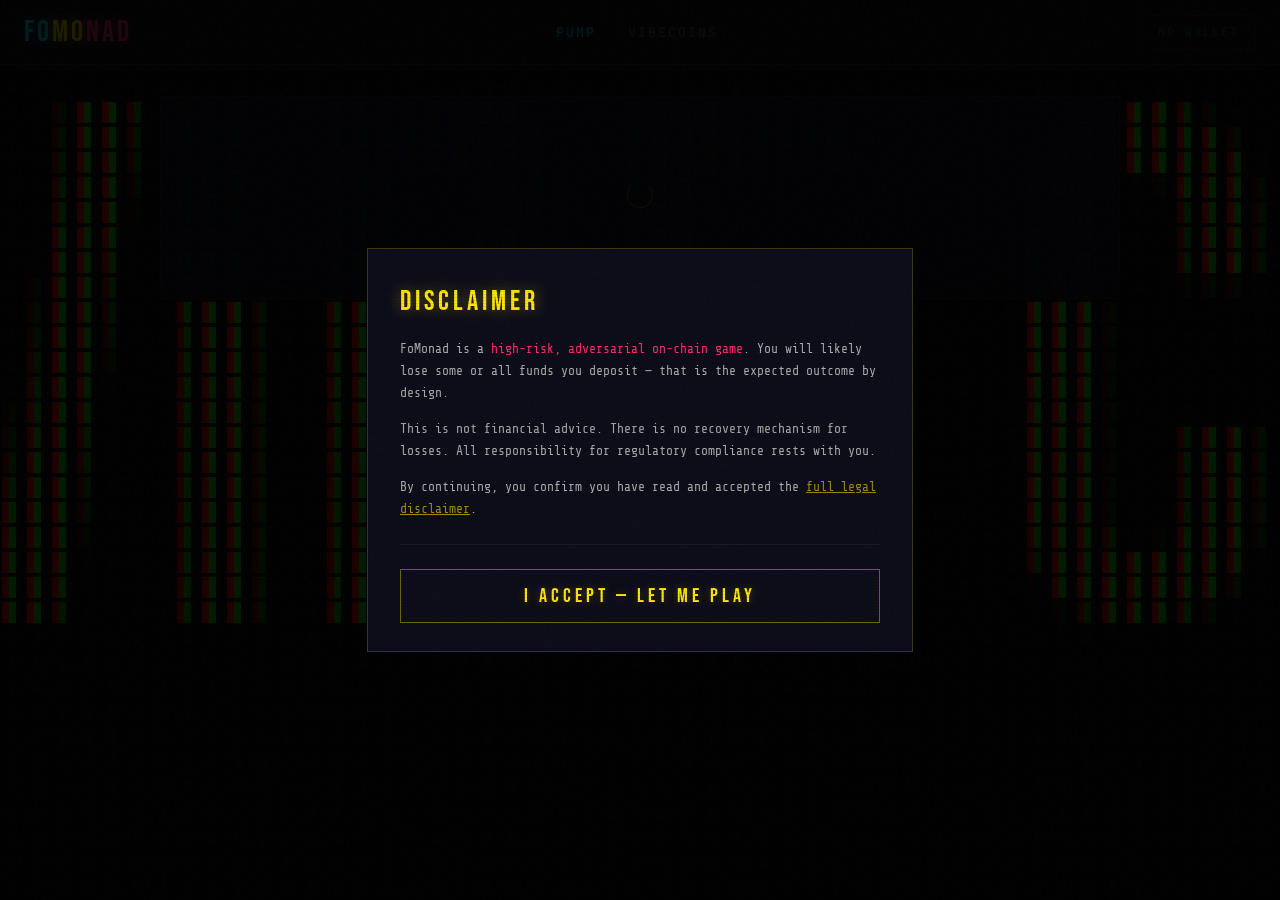
<file: rugpad/index.html>
<!DOCTYPE html>
<html lang="en">
<head>
  <meta charset="UTF-8" />
  <meta name="viewport" content="width=device-width, initial-scale=1.0" />
  <title>Rugpad | FoMonad</title>
  <link rel="icon" href="https://www.fomonad.wtf/fomonad-named.png" type="image/png">
  <link rel="preconnect" href="https://fonts.googleapis.com" />
  <link rel="preconnect" href="https://fonts.gstatic.com" crossorigin />
  <link href="https://fonts.googleapis.com/css2?family=Bebas+Neue&family=Share+Tech+Mono&family=JetBrains+Mono:wght@400;500&family=DM+Sans:wght@400;500;600&display=swap" rel="stylesheet" />
  <style>
    *, *::before, *::after { box-sizing: border-box; margin: 0; padding: 0; }

    :root {
      --bg: #060608;
      --bg2: #0a0a0e;
      --panel: #0d0d1a;
      --border: #252540;
      --cyan: #00e5ff;
      --red: #ff2d6b;
      --yellow: #ffe600;
      --green: #00ff9d;
      --muted: #3a3a4a;
      --text: #d8d8e8;
      --dim: #7070888;
      --mono: 'Share Tech Mono', monospace;
      --display: 'Bebas Neue', sans-serif;
      --body: 'DM Sans', sans-serif;
      --glow-cyan: 0 0 10px #00e5ff66, 0 0 30px #00e5ff22;
      --glow-red:  0 0 10px #ff2d6b66, 0 0 30px #ff2d6b22;
    }

    html, body {
      background: var(--bg);
      color: var(--text);
      font-family: var(--body);
      font-size: 15px;
      min-height: 100vh;
      overflow-x: hidden;
    }

    body::before {
      content: '';
      position: fixed;
      inset: 0;
      background: repeating-linear-gradient(
        0deg,
        transparent,
        transparent 2px,
        rgba(0,0,0,0.08) 2px,
        rgba(0,0,0,0.08) 3px
      );
      pointer-events: none;
      z-index: 9999;
    }

    body::after {
      content: '';
      position: fixed;
      inset: 0;
      background-image: url("data:image/svg+xml,%3Csvg viewBox='0 0 256 256' xmlns='http://www.w3.org/2000/svg'%3E%3Cfilter id='noise'%3E%3CfeTurbulence type='fractalNoise' baseFrequency='0.9' numOctaves='4' stitchTiles='stitch'/%3E%3C/filter%3E%3Crect width='100%25' height='100%25' filter='url(%23noise)' opacity='0.03'/%3E%3C/svg%3E");
      pointer-events: none;
      z-index: 9998;
      opacity: 0.4;
    }

    #app {
      position: relative;
      z-index: 1;
    }

    #loading-spinner {
      position: fixed;
      inset: 0;
      display: flex;
      align-items: center;
      justify-content: center;
      flex-direction: column;
      gap: 2rem;
      font-family: var(--body);
      z-index: 10000;
    }

    #loading-spinner::before {
      content: '';
      width: 2rem;
      height: 2rem;
      border: 2px solid var(--border);
      border-top-color: var(--cyan);
      border-radius: 50%;
      animation: spin 1s linear infinite;
    }

    @keyframes spin {
      to { transform: rotate(360deg); }
    }
  </style>
  <script type="module" crossorigin src="./assets/index-BYB820QI.js"></script>
  <link rel="modulepreload" crossorigin href="./assets/utils-B0Fw2xa_.js">
  <link rel="modulepreload" crossorigin href="./assets/localBatchGatewayRequest-BDnqlmbC.js">
</head>
<body>
  <div id="loading-spinner">
    <span>Vibechecking... (JavaScript must be enabled)</span>
  </div>
</body>
</html>
</file>
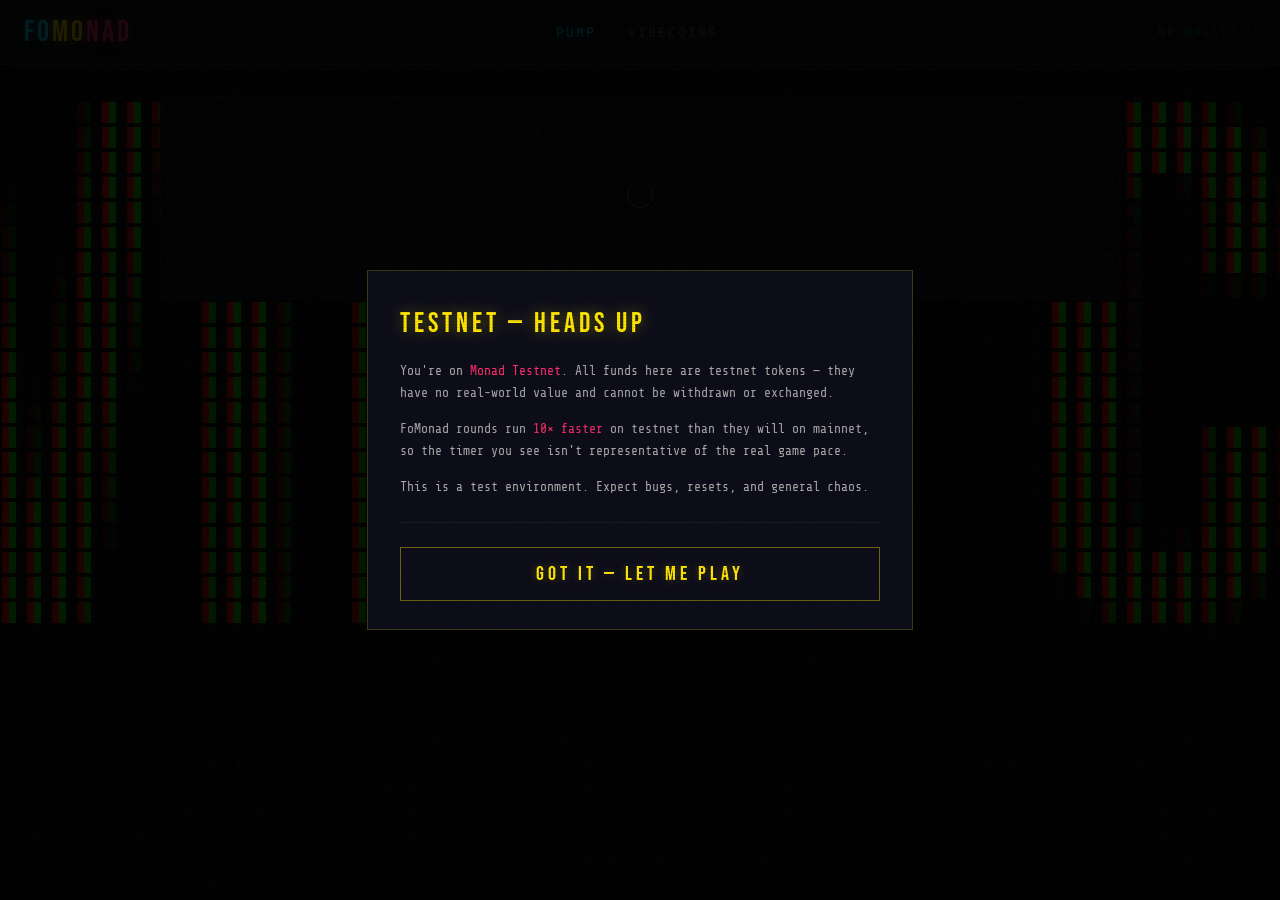
<file: rugpad_testnet/index.html>
<!DOCTYPE html>
<html lang="en">
<head>
  <meta charset="UTF-8" />
  <meta name="viewport" content="width=device-width, initial-scale=1.0" />
  <title>Rugpad | FoMonad</title>
  <link rel="icon" href="https://www.fomonad.wtf/fomonad-named.png" type="image/png">
  <link rel="preconnect" href="https://fonts.googleapis.com" />
  <link rel="preconnect" href="https://fonts.gstatic.com" crossorigin />
  <link href="https://fonts.googleapis.com/css2?family=Bebas+Neue&family=Share+Tech+Mono&family=JetBrains+Mono:wght@400;500&family=DM+Sans:wght@400;500;600&display=swap" rel="stylesheet" />
  <style>
    *, *::before, *::after { box-sizing: border-box; margin: 0; padding: 0; }

    :root {
      --bg: #060608;
      --bg2: #0a0a0e;
      --panel: #0d0d1a;
      --border: #252540;
      --cyan: #00e5ff;
      --red: #ff2d6b;
      --yellow: #ffe600;
      --green: #00ff9d;
      --muted: #3a3a4a;
      --text: #d8d8e8;
      --dim: #7070888;
      --mono: 'Share Tech Mono', monospace;
      --display: 'Bebas Neue', sans-serif;
      --body: 'DM Sans', sans-serif;
      --glow-cyan: 0 0 10px #00e5ff66, 0 0 30px #00e5ff22;
      --glow-red:  0 0 10px #ff2d6b66, 0 0 30px #ff2d6b22;
    }

    html, body {
      background: var(--bg);
      color: var(--text);
      font-family: var(--body);
      font-size: 15px;
      min-height: 100vh;
      overflow-x: hidden;
    }

    body::before {
      content: '';
      position: fixed;
      inset: 0;
      background: repeating-linear-gradient(
        0deg,
        transparent,
        transparent 2px,
        rgba(0,0,0,0.08) 2px,
        rgba(0,0,0,0.08) 3px
      );
      pointer-events: none;
      z-index: 9999;
    }

    body::after {
      content: '';
      position: fixed;
      inset: 0;
      background-image: url("data:image/svg+xml,%3Csvg viewBox='0 0 256 256' xmlns='http://www.w3.org/2000/svg'%3E%3Cfilter id='noise'%3E%3CfeTurbulence type='fractalNoise' baseFrequency='0.9' numOctaves='4' stitchTiles='stitch'/%3E%3C/filter%3E%3Crect width='100%25' height='100%25' filter='url(%23noise)' opacity='0.03'/%3E%3C/svg%3E");
      pointer-events: none;
      z-index: 9998;
      opacity: 0.4;
    }

    #app {
      position: relative;
      z-index: 1;
    }

    #loading-spinner {
      position: fixed;
      inset: 0;
      display: flex;
      align-items: center;
      justify-content: center;
      flex-direction: column;
      gap: 2rem;
      font-family: var(--body);
      z-index: 10000;
    }

    #loading-spinner::before {
      content: '';
      width: 2rem;
      height: 2rem;
      border: 2px solid var(--border);
      border-top-color: var(--cyan);
      border-radius: 50%;
      animation: spin 1s linear infinite;
    }

    @keyframes spin {
      to { transform: rotate(360deg); }
    }
  </style>
  <script type="module" crossorigin src="./assets/index-DeinS2e8.js"></script>
  <link rel="modulepreload" crossorigin href="./assets/utils-B0Fw2xa_.js">
  <link rel="modulepreload" crossorigin href="./assets/localBatchGatewayRequest-BDnqlmbC.js">
</head>
<body>
  <div id="loading-spinner">
    <span>Vibechecking... (JavaScript must be enabled)</span>
  </div>
</body>
</html>
</file>
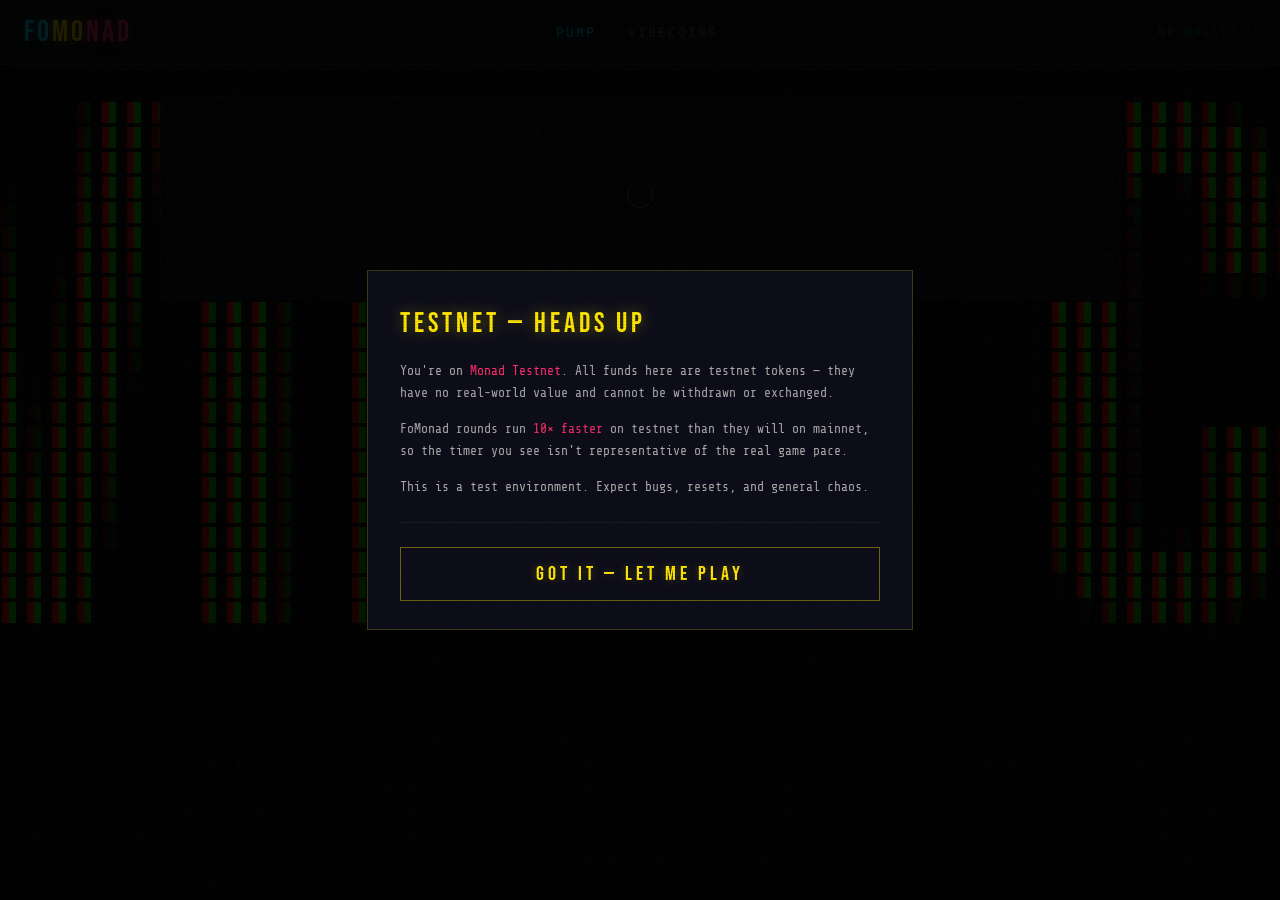
<file: rugpad_testnet_2026_04/index.html>
<!DOCTYPE html>
<html lang="en">
<head>
  <meta charset="UTF-8" />
  <meta name="viewport" content="width=device-width, initial-scale=1.0" />
  <title>FoMonad — Consensual Rugpull</title>
  <link rel="preconnect" href="https://fonts.googleapis.com" />
  <link rel="preconnect" href="https://fonts.gstatic.com" crossorigin />
  <link href="https://fonts.googleapis.com/css2?family=Bebas+Neue&family=Share+Tech+Mono&family=JetBrains+Mono:wght@400;500&family=DM+Sans:wght@400;500;600&display=swap" rel="stylesheet" />
  <style>
    *, *::before, *::after { box-sizing: border-box; margin: 0; padding: 0; }

    :root {
      --bg: #060608;
      --bg2: #0a0a0e;
      --panel: #0d0d1a;
      --border: #252540;
      --cyan: #00e5ff;
      --red: #ff2d6b;
      --yellow: #ffe600;
      --green: #00ff9d;
      --muted: #3a3a4a;
      --text: #d8d8e8;
      --dim: #7070888;
      --mono: 'Share Tech Mono', monospace;
      --display: 'Bebas Neue', sans-serif;
      --body: 'DM Sans', sans-serif;
      --glow-cyan: 0 0 10px #00e5ff66, 0 0 30px #00e5ff22;
      --glow-red:  0 0 10px #ff2d6b66, 0 0 30px #ff2d6b22;
    }

    html, body {
      background: var(--bg);
      color: var(--text);
      font-family: var(--body);
      font-size: 15px;
      min-height: 100vh;
      overflow-x: hidden;
    }

    body::before {
      content: '';
      position: fixed;
      inset: 0;
      background: repeating-linear-gradient(
        0deg,
        transparent,
        transparent 2px,
        rgba(0,0,0,0.08) 2px,
        rgba(0,0,0,0.08) 3px
      );
      pointer-events: none;
      z-index: 9999;
    }

    body::after {
      content: '';
      position: fixed;
      inset: 0;
      background-image: url("data:image/svg+xml,%3Csvg viewBox='0 0 256 256' xmlns='http://www.w3.org/2000/svg'%3E%3Cfilter id='noise'%3E%3CfeTurbulence type='fractalNoise' baseFrequency='0.9' numOctaves='4' stitchTiles='stitch'/%3E%3C/filter%3E%3Crect width='100%25' height='100%25' filter='url(%23noise)' opacity='0.03'/%3E%3C/svg%3E");
      pointer-events: none;
      z-index: 9998;
      opacity: 0.4;
    }

    #app {
      position: relative;
      z-index: 1;
    }

    #loading-spinner {
      position: fixed;
      inset: 0;
      display: flex;
      align-items: center;
      justify-content: center;
      flex-direction: column;
      gap: 2rem;
      font-family: var(--body);
      z-index: 10000;
    }

    #loading-spinner::before {
      content: '';
      width: 2rem;
      height: 2rem;
      border: 2px solid var(--border);
      border-top-color: var(--cyan);
      border-radius: 50%;
      animation: spin 1s linear infinite;
    }

    @keyframes spin {
      to { transform: rotate(360deg); }
    }
  </style>
  <script type="module" crossorigin src="./assets/index-BYiyw6BZ.js"></script>
  <link rel="modulepreload" crossorigin href="./assets/utils-B0Fw2xa_.js">
  <link rel="modulepreload" crossorigin href="./assets/localBatchGatewayRequest-BDnqlmbC.js">
</head>
<body>
  <div id="loading-spinner">
    <span>Vibechecking... (JavaScript must be enabled)</span>
  </div>
</body>
</html>
</file>
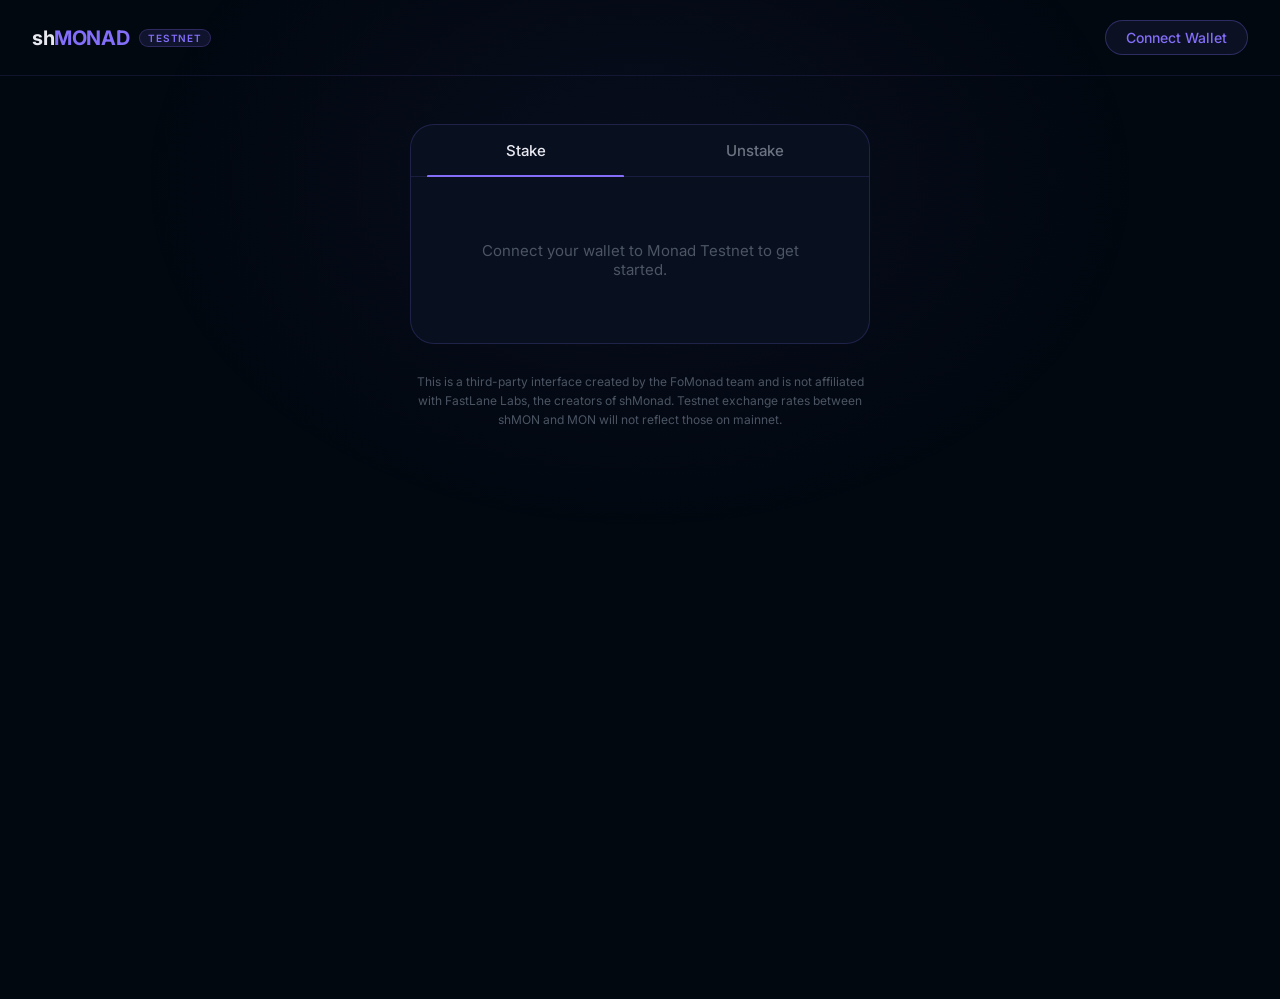
<file: shmon_testnet/index.html>
<!DOCTYPE html>
<html lang="en">
<head>
  <meta charset="UTF-8" />
  <meta name="viewport" content="width=device-width, initial-scale=1.0" />
  <title>shMONAD — Testnet</title>
  <link rel="preconnect" href="https://fonts.googleapis.com" />
  <link rel="preconnect" href="https://fonts.gstatic.com" crossorigin />
  <link href="https://fonts.googleapis.com/css2?family=Inter:wght@400;500;600;700&display=swap" rel="stylesheet" />
  <style>
    *, *::before, *::after { box-sizing: border-box; margin: 0; padding: 0; }

    :root {
      --bg:        #020810;
      --surface:   #080f1e;
      --surface2:  #0d1526;
      --border:    rgba(131, 110, 249, 0.2);
      --border-hi: rgba(131, 110, 249, 0.5);
      --purple:    #836EF9;
      --indigo:    #4f46e5;
      --text:      #e8e8f0;
      --muted:     #6b7280;
      --green:     #22c55e;
      --red:       #ef4444;
      --font:      'Inter', system-ui, sans-serif;
    }

    html, body {
      background: var(--bg);
      color: var(--text);
      font-family: var(--font);
      font-size: 15px;
      min-height: 100vh;
      overflow-x: hidden;
    }

    /* Subtle radial glow behind the card */
    body::before {
      content: '';
      position: fixed;
      top: -20vh;
      left: 50%;
      transform: translateX(-50%);
      width: 80vw;
      height: 80vh;
      background: radial-gradient(ellipse at center, rgba(131,110,249,0.06) 0%, transparent 70%);
      pointer-events: none;
      z-index: 0;
    }

    #app {
      position: relative;
      z-index: 1;
    }
  </style>
  <script type="module" crossorigin src="./assets/index-Bv_JBGqZ.js"></script>
  <link rel="modulepreload" crossorigin href="./assets/utils-B0Fw2xa_.js">
  <link rel="modulepreload" crossorigin href="./assets/localBatchGatewayRequest-CXtnqGI4.js">
</head>
<body>
  <div id="app">
    <app-root></app-root>
  </div>
</body>
</html>
</file>
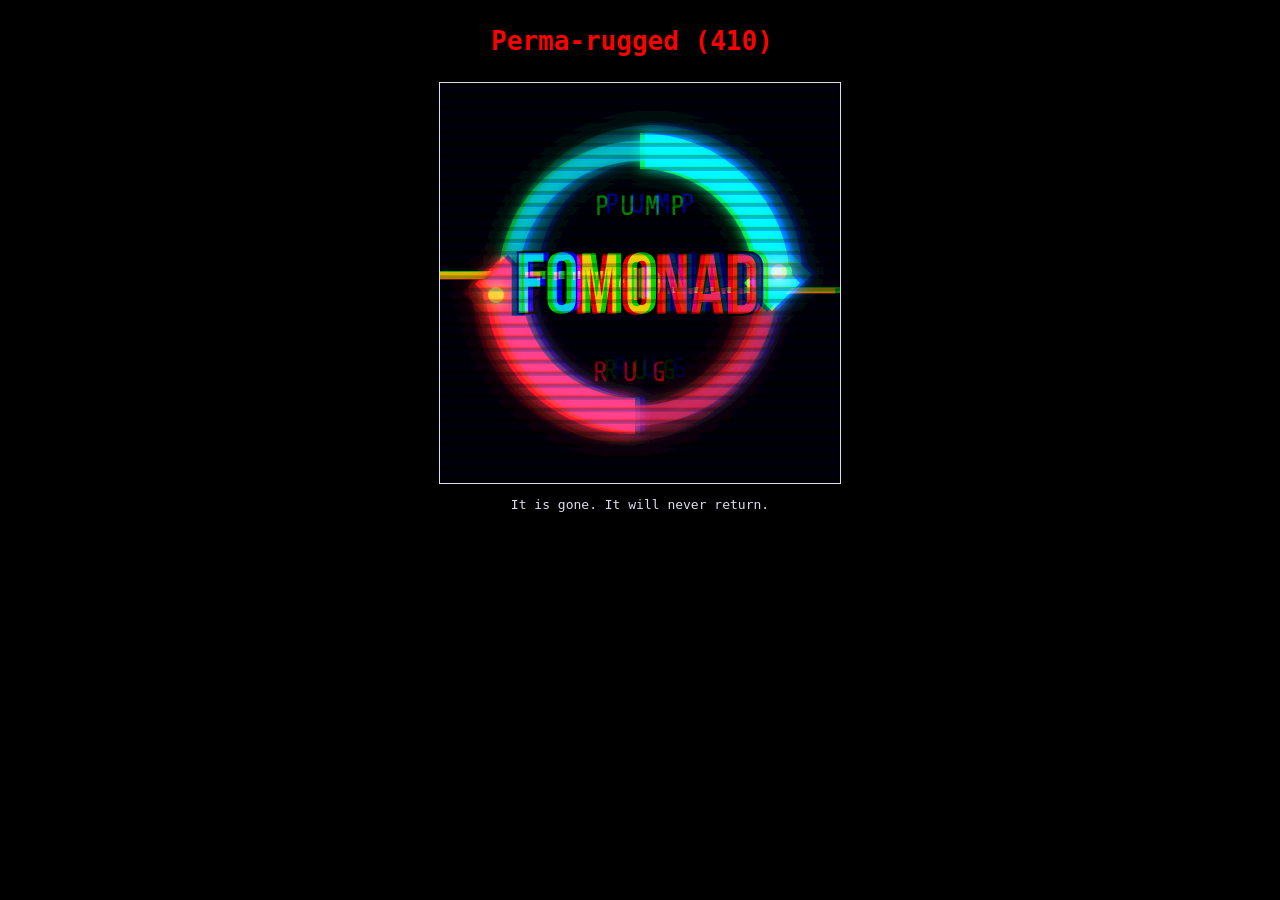
<file: 410.html>
<!DOCTYPE html>
<html>
	<head>
		<title>FoMonad: Not Found</title>
		<meta charset="utf-8">
		<style>
			body {
				background: #000;
				color: #dde;
				font-family: monospace;
				text-align: center;
			}
			h1::after {
				content: "\00a0";
				display: inline-block;
				transform: translateY(0em);
				animation: blink 1s infinite step-start;
			}
			a {
				color: #aae;
			}
			a::visited, a::active {
				color: #eae;
			}
			p {
				max-width: 500px;
			}
			@keyframes blink {
				0% {
					background: #dde;
				}
				50% {
					background: transparent;
				}
				100% {
					background: #dde;
				}

			}
			body > * {
				margin: 1em auto;
			}
			body > img {
				display: block;
				height: min(400px, 80vh);
				border: 1px solid #dde;
			}
		</style>
	</head>
	<body>
		<h1 style="color: #ff0000;">Perma-rugged (410)</h1>
		<img src="/fomonad-named.svg">
		<p>It is gone. It will never return.</p>
	</body>
</html>
</file>
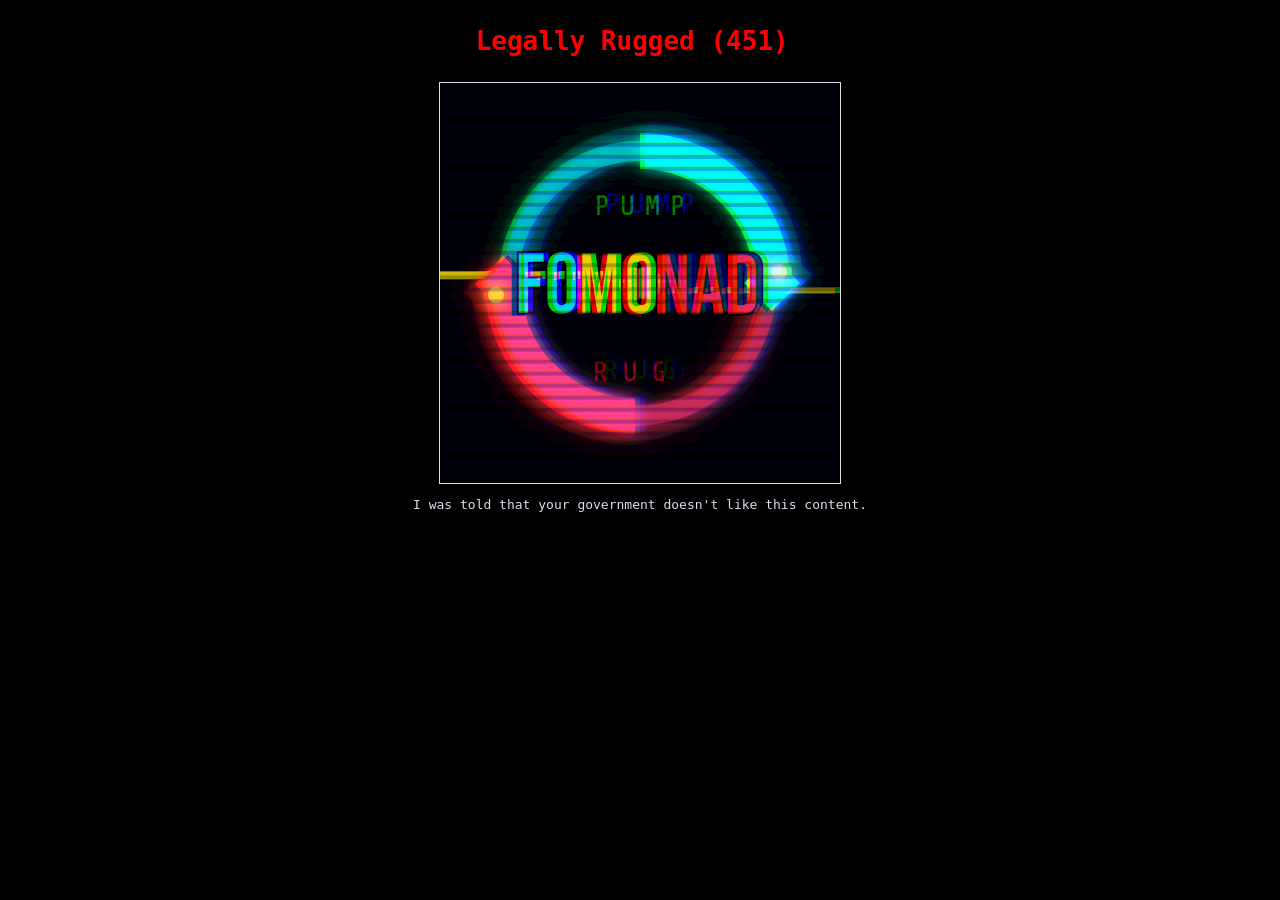
<file: 451.html>
<!DOCTYPE html>
<html>
	<head>
		<title>FoMonad: Not Found</title>
		<meta charset="utf-8">
		<style>
			body {
				background: #000;
				color: #dde;
				font-family: monospace;
				text-align: center;
			}
			h1::after {
				content: "\00a0";
				display: inline-block;
				transform: translateY(0em);
				animation: blink 1s infinite step-start;
			}
			a {
				color: #aae;
			}
			a::visited, a::active {
				color: #eae;
			}
			p {
				max-width: 500px;
			}
			@keyframes blink {
				0% {
					background: #dde;
				}
				50% {
					background: transparent;
				}
				100% {
					background: #dde;
				}

			}
			body > * {
				margin: 1em auto;
			}
			body > img {
				display: block;
				height: min(400px, 80vh);
				border: 1px solid #dde;
			}
		</style>
	</head>
	<body>
		<h1 style="color: #ff0000;">Legally Rugged (451)</h1>
		<img src="/fomonad-named.svg">
		<p>I was told that your government doesn't like this content.</p>
	</body>
</html>
</file>
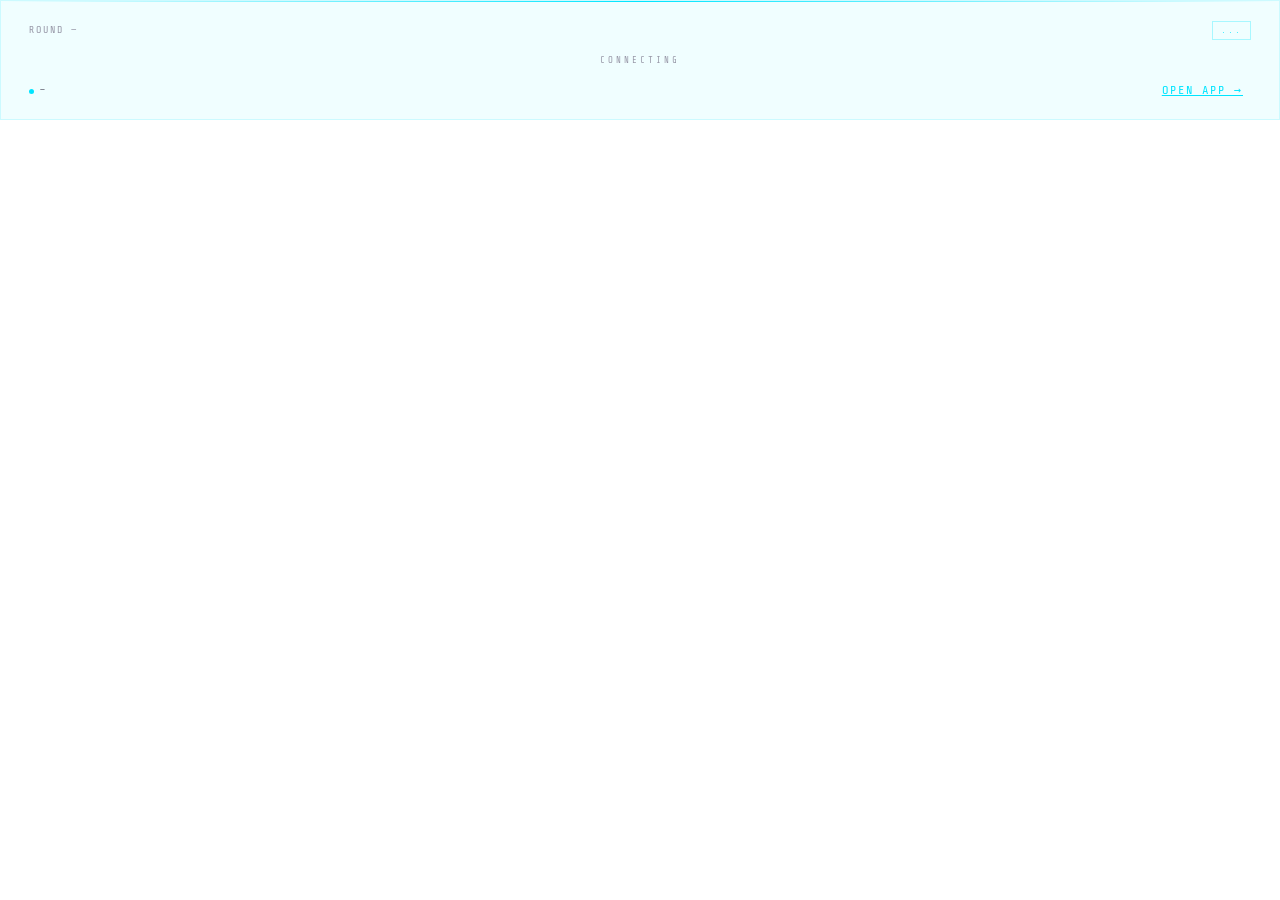
<file: gamestate.html>
<!DOCTYPE html>
<html lang="en">
<head>
<meta charset="UTF-8">
<meta name="viewport" content="width=device-width, initial-scale=1.0">
<title>FoMonad — Game State</title>
<link rel="preconnect" href="https://fonts.googleapis.com">
<link href="https://fonts.googleapis.com/css2?family=Share+Tech+Mono&family=Bebas+Neue&display=swap" rel="stylesheet">
<style>
:root {
  --cyan:    #00e5ff;
  --red:     #ff2d6b;
  --yellow:  #ffe600;
  --text:    #c8c8d8;
  --dim:     #9898a8;
  --muted:   #606070;
  --mono:    'Share Tech Mono', monospace;
  --display: 'Bebas Neue', sans-serif;
}

*, *::before, *::after { box-sizing: border-box; margin: 0; padding: 0; }

body {
  background: transparent;
  color: var(--text);
  font-family: var(--mono);
  font-size: 12px;
  line-height: 1.4;
}

.widget {
  background: rgba(0,229,255,0.06);
  border: 1px solid rgba(0,229,255,0.15);
  padding: 20px 28px 16px;
  position: relative;
  overflow: hidden;
}

.widget::before {
  content: '';
  position: absolute;
  top: 0; left: 0; right: 0;
  height: 1px;
  background: linear-gradient(90deg, transparent, var(--cyan), transparent);
  animation: shimmer 3s ease infinite;
}
@keyframes shimmer {
  0%,100% { opacity: .3; transform: scaleX(.3); }
  50%      { opacity: 1;  transform: scaleX(1); }
}

/* ── Header ── */
.header {
  display: flex;
  justify-content: space-between;
  align-items: center;
  margin-bottom: 14px;
}
.cycle-label {
  font-size: 10px;
  letter-spacing: 2px;
  color: var(--dim);
}
.phase-badge {
  font-size: 9px;
  letter-spacing: 2px;
  color: var(--cyan);
  border: 1px solid rgba(0,229,255,0.3);
  padding: 2px 8px;
}
.phase-badge.pump    { color: var(--yellow); border-color: rgba(255,230,0,0.35); }
.phase-badge.settled { color: var(--red);    border-color: rgba(255,45,107,0.35); }

/* ── Status message ── */
.status-msg {
  font-size: 9px;
  letter-spacing: 3px;
  color: var(--dim);
  text-align: center;
  margin-bottom: 6px;
}

/* ── Countdown ── */
.countdown {
  font-family: var(--display);
  font-size: 44px;
  letter-spacing: 3px;
  color: var(--cyan);
  text-align: center;
  line-height: 1;
  margin-bottom: 4px;
  transition: color .4s;
}
.countdown.urgent {
  animation: colour-blink 1s ease infinite;
}

/* ── Vibecoin row ── */
.vibecoin-row {
  display: flex;
  align-items: center;
  gap: 12px;
  margin-bottom: 2px;
}
.token-img {
  width: 44px; height: 44px;
  border-radius: 50%;
  border: 1px solid rgba(0,229,255,0.2);
  object-fit: cover;
  background: rgba(0,229,255,0.04);
  flex-shrink: 0;
}
.token-info { flex: 1; min-width: 0; }
.token-name {
  font-family: var(--display);
  font-size: 24px;
  letter-spacing: 2px;
  color: var(--text);
  line-height: 1;
  white-space: nowrap;
  overflow: hidden;
  text-overflow: ellipsis;
}
.token-symbol {
  font-size: 9px;
  color: var(--dim);
  letter-spacing: 2px;
  margin-top: 2px;
}
.token-price {
  text-align: right;
  flex-shrink: 0;
}
.price-label { font-size: 9px; letter-spacing: 2px; color: var(--dim); }
.price-value {
  font-family: var(--display);
  font-size: 16px;
  color: var(--yellow);
  letter-spacing: 1px;
}

/* ── Divider ── */
.divider {
  border: none;
  border-top: 1px solid rgba(0,229,255,0.08);
  margin: 10px 0;
}

/* ── Stats ── */
.stat-row {
  display: flex;
  justify-content: space-between;
  align-items: baseline;
  margin: 5px 0;
}
.stat-label {
  font-size: 9px;
  letter-spacing: 2px;
  color: var(--dim);
  overflow-wrap: anywhere;
}
.stat-value {
  font-family: var(--display);
  font-size: 20px;
  letter-spacing: 1px;
  color: var(--cyan);
}
.stat-value.prize, .urgent {
  animation: colour-blink 1s ease infinite;
}
.stat-value.yellow { color: var(--yellow); }
.stat-value.red    { color: var(--red); }
.stat-value.addr {
  font-family: var(--mono);
  font-size: 11px;
  color: var(--text);
  letter-spacing: 0;
}

/* ── Footer ── */
.footer {
  margin-top: 12px;
  display: flex;
  justify-content: space-between;
  align-items: center;
  font-size: 9px;
  letter-spacing: 2px;
  color: var(--muted);
}
.pulse {
  display: inline-block;
  width: 5px; height: 5px;
  background: var(--cyan);
  border-radius: 50%;
  animation: blink 2s ease infinite;
  margin-right: 6px;
  vertical-align: middle;
}
.pulse.err { background: var(--red); }
@keyframes blink {
  0%,100% { opacity: 1; }
  50%      { opacity: .2; }
}
@keyframes colour-blink {
  0% { color: var(--cyan); }
  50% { color: var(--cyan); }
  75%      { color: var(--red); }
  100% { color: var(--cyan); }
}
</style>
</head>
<body>
<div class="widget" id="widget">
  <div class="header">
    <span class="cycle-label" id="cycleLabel">ROUND —</span>
    <span class="phase-badge" id="phaseBadge">...</span>
  </div>
  <div id="content"><div class="status-msg">CONNECTING</div></div>
  <div class="footer">
    <span><span class="pulse" id="pulse"></span><span id="footerStatus">—</span></span>
    <a href="./rugpad/" target="_top"
       style="color:var(--cyan); letter-spacing:2px; font-size:12px; padding: 4px 8px ">
      OPEN APP →
    </a>
  </div>
</div>

<script>
'use strict';
const RPC    = 'https://rpc.monad.xyz';
const RUGPAD = '0xd2C45789A6A26Cbb961E7E1B65fA2B5BB3872639';
const SHMON  = '0x1B68626dCa36c7fE922fD2d55E4f631d962dE19c';
const FOMON  = '0x9f4834920e7ad3275F3cf6587Ad9c9F7d387F1CF';
const SEL_GAMESTATE    = '0x2e2d1e56'; // gameState(bool)
const SEL_PREVIEW      = '0x91767552'; // previewUnstake(uint256)
const SEL_REMAINING_CEILING  = '0x354e9358'; // remainingCeilingAt(uint256)
const SEL_SETTLEMENT_TS      = '0x8192a437'; // settlementTimestamp()
const SEL_MAX_ROUND_DURATION = '0x45210920'; // maxRoundDuration()
const SEL_INITIAL_TIMER      = '0x2968ec70'; // INITIAL_TIMER()
const ZERO_ADDR     = '0x' + '0'.repeat(40);
const ONE_ETHER     = 10n ** 18n;
const PHASE_LABELS  = ['INSIDERS ONLY', 'PRE-PUMP', 'PUMPING', 'RUGGED'];

let state        = null;
let shmonRate    = 0n;
let tokenMeta    = null;
let cdTimer      = null;
let initialized  = false;
let airdropLeft  = null; // BigInt, foMON wei remaining until phase end
let refreshTimer = null;

const channel = typeof BroadcastChannel !== 'undefined'
  ? new BroadcastChannel('fomonad-gamestate') : null;

// BigInt fields that need string serialization over BroadcastChannel
const BIGINT_FIELDS = ['vibecoinPrice', 'prizePool', 'totalDeposited'];

function serializeForBroadcast() {
  const s = { ...state };
  for (const k of BIGINT_FIELDS) s[k] = s[k].toString();
  return {
    state: s,
    shmonRate: shmonRate.toString(),
    airdropLeft: airdropLeft !== null ? airdropLeft.toString() : null,
    tokenMeta,
  };
}

function applyBroadcast(d) {
  const s = { ...d.state };
  for (const k of BIGINT_FIELDS) s[k] = BigInt(s[k]);
  state       = s;
  shmonRate   = BigInt(d.shmonRate);
  airdropLeft = d.airdropLeft !== null ? BigInt(d.airdropLeft) : null;
  tokenMeta   = d.tokenMeta;
  initialized = true;
}

if (channel) {
  channel.onmessage = e => {
    applyBroadcast(e.data);
    renderWidget();
    if (state.phaseEndTime > 0) startCountdown(state.phaseEndTime);
    document.getElementById('pulse').className = 'pulse';
    document.getElementById('footerStatus').textContent =
      "LAST UPDATED " + new Date().toLocaleTimeString([], { hour: '2-digit', minute: '2-digit', second: '2-digit' });
    scheduleRefresh(); // reset our timer — no need to fetch this cycle
  };
}

// ─── RPC ─────────────────────────────────────────────────────

async function ethCall(to, data) {
  const res = await fetch(RPC, {
    method: 'POST',
    headers: { 'content-type': 'application/json' },
    body: JSON.stringify({ jsonrpc: '2.0', id: 1, method: 'eth_call',
                           params: [{ to, data }, 'latest'] })
  });
  const j = await res.json();
  if (j.error) throw new Error(j.error.message);
  return j.result;
}

// ─── ABI decoders ────────────────────────────────────────────
// Return data layout for gameState (struct with a string → dynamic tuple):
//   slot 0  : outer offset = 0x20
//   slot 1  : phase        (uint8)
//   slot 2  : phaseEndTime (uint256)
//   slot 3  : vibecoin     (address)
//   slot 4  : vibecoinPrice(uint256)
//   slot 5  : vibecoinURI  offset from tuple-start (= 9*32 = 288 = 0x120)
//   slot 6  : prizePool    (uint256)
//   slot 7  : totalDeposited (uint256)
//   slot 8  : cycle        (uint256)
//   slot 9  : lastBuyer    (address)
//   slot 10 : string length (0 when getVibecoinURI=false)
//   slot 11+: string bytes  (padded to 32-byte blocks)

function slotAt(hex, i) { return hex.slice(i * 64, (i + 1) * 64); }

function decodeGameState(raw) {
  const h = raw.slice(2); // strip 0x
  const sl = i => slotAt(h, i);
  const T = 1; // tuple base (after outer offset at slot 0)

  const phase          = parseInt(sl(T),   16);
  const phaseEndTime   = parseInt(sl(T+1), 16); // unix ts fits in Number
  const vibecoin       = '0x' + sl(T+2).slice(24);
  const vibecoinPrice  = BigInt('0x' + sl(T+3));
  const uriOffsetBytes = parseInt(sl(T+4), 16); // bytes from tuple-start
  const prizePool      = BigInt('0x' + sl(T+5));
  const totalDeposited = BigInt('0x' + sl(T+6));
  const cycle          = parseInt(sl(T+7), 16);
  const lastBuyer      = '0x' + sl(T+8).slice(24);

  // String: length slot at (tuple-base + uriOffset/32)
  const strBase = T + uriOffsetBytes / 32;
  const strLen  = parseInt(sl(strBase), 16);
  let vibecoinURI = '';
  if (strLen > 0) {
    let hexStr = '';
    for (let i = 0; i < Math.ceil(strLen / 32); i++) hexStr += sl(strBase + 1 + i);
    vibecoinURI = decodeURIComponent(
      hexStr.slice(0, strLen * 2).replace(/../g, '%$&')
    );
  }

  return { phase, phaseEndTime, vibecoin, vibecoinPrice,
           prizePool, totalDeposited, cycle, lastBuyer, vibecoinURI };
}

function decodeUint256(raw) { return BigInt(raw); }

// ─── Formatting ──────────────────────────────────────────────

function shmonToMON(wei) {
  if (!shmonRate) return '—';
  const monWei = wei * shmonRate / ONE_ETHER;
  const val    = Number(monWei) / 1e18;
  return val.toLocaleString('en-US', { minimumFractionDigits: 2, maximumFractionDigits: 3 }) + ' MON';
}

const SUBS = '₀₁₂₃₄₅₆₇₈₉';
function toSub(n) { return String(n).split('').map(c => SUBS[c]).join(''); }

// Like shmonToMON but uses CMC-style subscript notation for tiny prices.
// e.g. 0.000001234 → "0.0₄1234 MON"
function shmonToMONPrice(wei) {
  if (!shmonRate) return '—';
  const monWei = wei * shmonRate / ONE_ETHER;
  const val    = Number(monWei) / 1e18;
  if (val === 0) return '0 MON';

  if (val > 0 && val < 0.0001) {
    const afterDecimal = val.toFixed(20).split('.')[1]; // lots of precision
    let leadingZeros = 0;
    for (const c of afterDecimal) { if (c === '0') leadingZeros++; else break; }
    if (leadingZeros >= 4) {
      const sigDigits = afterDecimal.slice(leadingZeros).replace(/0+$/, '').slice(0, 4) || '0';
      // 0.0 accounts for 1 zero, subscript covers the rest
      return `0.0${toSub(leadingZeros - 1)}${sigDigits} MON`;
    }
  }

  return val.toLocaleString('en-US', { minimumFractionDigits: 2, maximumFractionDigits: 6 }) + ' MON';
}

function fmtAddr(addr) {
  return addr.slice(0, 6) + '…' + addr.slice(-4);
}

function fmtCountdown(totalSecs) {
  if (totalSecs <= 0) return '00:00:00';
  if (totalSecs > 36 * 3600) {
    const d = Math.floor(totalSecs / 86400);
    const h = Math.floor((totalSecs % 86400) / 3600);
    const m = Math.floor((totalSecs % 3600) / 60);
    const s = totalSecs % 60;
    return `${d}D ${String(h).padStart(2,'0')}:${String(m).padStart(2,'0')}:${String(s).padStart(2,'0')}`;
  }
  const h = Math.floor(totalSecs / 3600);
  const m = Math.floor((totalSecs % 3600) / 60);
  const s = totalSecs % 60;
  return [h, m, s].map(n => String(n).padStart(2, '0')).join(':');
}

// ─── Token metadata ──────────────────────────────────────────

async function resolveTokenMeta(uri) {
  if (!uri) return null;
  try {
    let json;
    if (uri.startsWith('data:')) {
      const b64i = uri.indexOf('base64,');
      const str  = b64i >= 0 ? atob(uri.slice(b64i + 7))
                              : decodeURIComponent(uri.split(',')[1] ?? '');
      json = JSON.parse(str);
    } else if (uri.startsWith('ipfs://')) {
      const res = await fetch('https://ipfs.io/ipfs/' + uri.slice(7));
      json = await res.json();
    } else {
      const res = await fetch(uri);
      json = await res.json();
    }
    return json;
  } catch { return null; }
}

function resolveImage(url) {
  if (!url) return null;
  if (url.startsWith('ipfs://')) return 'https://ipfs.io/ipfs/' + url.slice(7);
  return url;
}

// ─── Data fetching ───────────────────────────────────────────

async function fetchShmonRate() {
  const arg = ONE_ETHER.toString(16).padStart(64, '0');
  const raw = await ethCall(SHMON, SEL_PREVIEW + arg);
  shmonRate = decodeUint256(raw);
}

async function fetchState(withURI) {
  const flag = withURI ? '1' : '0';
  const data = SEL_GAMESTATE + flag.padStart(64, '0');
  return decodeGameState(await ethCall(RUGPAD, data));
}

async function fetchAirdrop() {
  const [rawSettlement, rawMaxDuration, rawInitialTimer] = await Promise.all([
    ethCall(RUGPAD, SEL_SETTLEMENT_TS),
    ethCall(RUGPAD, SEL_MAX_ROUND_DURATION),
    ethCall(RUGPAD, SEL_INITIAL_TIMER),
  ]);
  const settlementTimestamp = decodeUint256(rawSettlement);
  const maxRoundDuration    = decodeUint256(rawMaxDuration);
  const initialTimer        = decodeUint256(rawInitialTimer);
  const tMax    = settlementTimestamp + initialTimer + maxRoundDuration;
  const tMaxHex = tMax.toString(16).padStart(64, '0');
  return decodeUint256(await ethCall(FOMON, SEL_REMAINING_CEILING + tMaxHex));
}

// ─── Rendering ───────────────────────────────────────────────

function renderWidget() {
  const st    = state;
  const phase = st.phase;
  const now   = Math.floor(Date.now() / 1000);
  const secs  = Math.max(0, st.phaseEndTime - now);

  document.getElementById('cycleLabel').textContent = `ROUND ${st.cycle}`;

  const badge = document.getElementById('phaseBadge');
  badge.textContent = PHASE_LABELS[phase] ?? '?';
  badge.className   = 'phase-badge' +
    (phase === 2 ? ' pump' : phase === 3 ? ' settled' : '');

  let html = '';

  if (phase === 0 && st.phaseEndTime === 0) {
    // Not yet started
    html += `<div class="status-msg">AWAITING INSIDERS</div>`;
    html += divider();
    html += statsHtml(st);

  } else if (phase === 0) {
    // SERIES_A — waiting for series B to open
    html += `<div class="status-msg">PUBLIC PRE-SALE OPENS IN</div>`;
    html += `<div class="countdown${secs < 300 ? ' urgent' : ''}" id="cd">${fmtCountdown(secs)}</div>`;
    html += divider();
    html += statsHtml(st);

  } else if (phase === 1) {
    // SERIES_B
    html += `<div class="status-msg">${st.cycle <= 1 ? "EXTENDED INAUGURAL " : ""}PRE-SALE ENDS IN</div>`;
    html += `<div class="countdown${secs < 300 ? ' urgent' : ''}" id="cd">${fmtCountdown(secs)}</div>`;
    html += divider();
    html += statsHtml(st);

  } else if (phase === 2) {
    // PUMP
    if (st.vibecoin !== ZERO_ADDR || tokenMeta) html += vibecoinHtml(st);
    html += divider();
    html += `<div class="status-msg">VIBECOIN WILL BE RUGGED IN</div>`;
    html += `<div class="countdown${secs < 300 ? ' urgent' : ''}" id="cd">${fmtCountdown(secs)}</div>`;
    html += `<div class="status-msg">*every buy extends the timer and unlocks more foMON</div>`;
    html += divider();
    html += statsHtml(st, true, false, airdropLeft);

  } else if (phase === 3) {
    // SETTLED
    if (st.vibecoin !== ZERO_ADDR || tokenMeta) html += vibecoinHtml(st);
    html += divider();
    html += `<div class="status-msg">Vibecoin has been rugged.</div>`;
    html += divider();
    html += statsHtml(st, true, true);
  }

  document.getElementById('content').innerHTML = html;
  postHeight();
}

function divider() { return `<hr class="divider">`; }

function vibecoinHtml(st) {
  const meta   = tokenMeta;
  const name   = meta?.name   || fmtAddr(st.vibecoin);
  const symbol = meta?.symbol || '';
  const imgSrc = resolveImage(meta?.image);
  const imgTag = imgSrc
    ? `<img class="token-img" src="${imgSrc}" alt="" onerror="this.style.display='none'">`
    : `<div class="token-img"></div>`;

  const hasPump = st.phase === 2 && st.vibecoinPrice > 0n;
  const priceHtml = hasPump
    ? `<div class="token-price">
         <div class="price-label">PRICE</div>
         <div class="price-value">${shmonToMONPrice(st.vibecoinPrice)}</div>
       </div>`
    : '';

  return `<div class="vibecoin-row">
    ${imgTag}
    <div class="token-info">
      <div class="token-name">${escHtml(name)}</div>
      ${symbol ? `<div class="token-symbol">${escHtml(symbol)}</div>` : ''}
    </div>
    ${priceHtml}
  </div>`;
}

function fmtFoMON(wei) {
  const val = Number(wei) / 1e18;
  return val.toLocaleString('en-US', { minimumFractionDigits: 0, maximumFractionDigits: 1 }) + ' foMON';
}

function statsHtml(st, showLastBuyer = false, isSettled = false, airdrop = null) {
  const prizeWei   = st.prizePool * 9n / 10n;
  const prizeLabel = isSettled ? 'LAST BUYER RUGGED' : 'RUGPULL REWARD';

  let html = `
    <div class="stat-row">
      <span class="stat-label">${prizeLabel}</span>
      <span class="stat-value prize">${shmonToMON(prizeWei)}</span>
    </div>`;
  if (showLastBuyer && st.lastBuyer !== ZERO_ADDR) {
    const label = isSettled ? 'RUGPULLER' : 'RUGPULLER <wbr>(THIS CAN BE YOU)';
    html += `<div class="stat-row">
      <span class="stat-label">${label}</span>
      <span class="stat-value addr">${escHtml(fmtAddr(st.lastBuyer))}</span>
    </div>`;
  }
  if (airdrop !== null) {
    html += `<div class="stat-row">
      <span class="stat-label">MAX AIRDROP BEFORE RUG</span>
      <span class="stat-value yellow">${fmtFoMON(airdrop)}</span>
    </div>`;
  }
  html += `<div class="stat-row">
    <span class="stat-label">TOTAL DEPOSITED</span>
    <span class="stat-value yellow">${shmonToMON(st.totalDeposited)}</span>
  </div>`;
  return html;
}

function escHtml(s) {
  return String(s).replace(/[&<>"']/g, c =>
    ({ '&':'&amp;','<':'&lt;','>':'&gt;','"':'&quot;',"'":'&#39;' })[c]);
}

// ─── Countdown tick ──────────────────────────────────────────

function startCountdown(endTime) {
  if (cdTimer) clearInterval(cdTimer);
  cdTimer = setInterval(() => {
    const el = document.getElementById('cd');
    if (!el) return;
    const secs = Math.max(0, endTime - Math.floor(Date.now() / 1000));
    el.textContent = fmtCountdown(secs);
    el.classList.toggle('urgent', secs < 300);
  }, 1000);
}

// ─── Iframe height sync ──────────────────────────────────────

function postHeight() {
  const h = document.getElementById('widget').offsetHeight;
  parent.postMessage({ type: 'fomonad-widget-height', height: h }, '*');
}

// ─── Main refresh loop ───────────────────────────────────────

async function refresh() {
  try {
    let newState;

    if (!initialized) {
      await fetchShmonRate();
      newState    = await fetchState(true); // get URI on first load
      initialized = true;
    } else {
      newState = await fetchState(false);
      // Phase transitioned into pump/settled — need URI now
      if (newState.phase !== state.phase && newState.phase >= 2) {
        newState = await fetchState(true);
      }
    }

    const phaseChanged = !state || newState.phase !== state.phase;
    state = newState;

    if (phaseChanged) {
      tokenMeta = (state.phase >= 2 && state.vibecoinURI)
        ? await resolveTokenMeta(state.vibecoinURI)
        : null;
      if (state.phase !== 2) airdropLeft = null;
    }

    if (state.phase === 2) {
      airdropLeft = await fetchAirdrop();
    }

    renderWidget();
    if (state.phaseEndTime > 0) startCountdown(state.phaseEndTime);

    if (channel) channel.postMessage(serializeForBroadcast());

    document.getElementById('pulse').className = 'pulse';
    document.getElementById('footerStatus').textContent =
      "LAST UPDATED " + new Date().toLocaleTimeString([], { hour: '2-digit', minute: '2-digit', second: '2-digit' });

  } catch (err) {
    console.error('[fomonad widget]', err);
    document.getElementById('pulse').className = 'pulse err';
    document.getElementById('footerStatus').textContent = 'RPC ERROR';
  }
  scheduleRefresh();
}

function scheduleRefresh() {
  clearTimeout(refreshTimer);
  refreshTimer = setTimeout(refresh, 10000);
}

setTimeout(refresh, Math.random() * 2000);
</script>
</body>
</html>
</file>
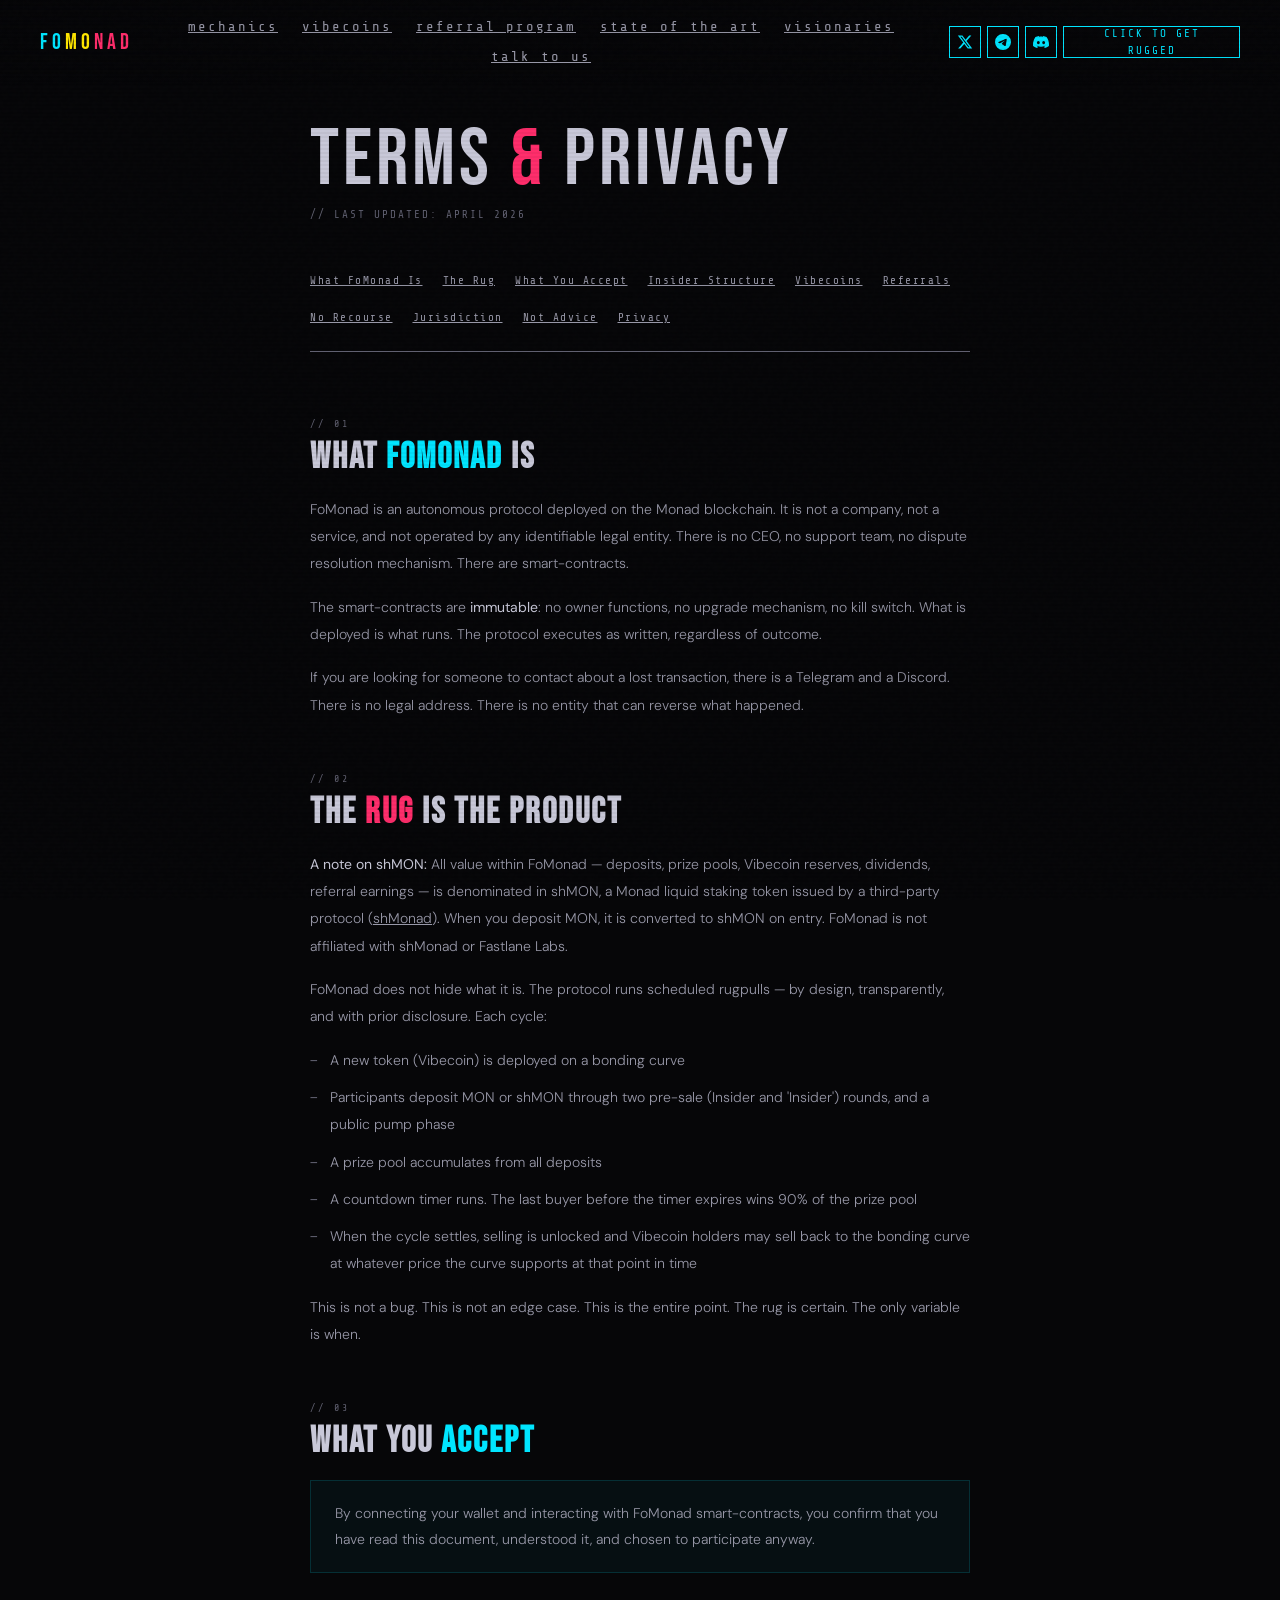
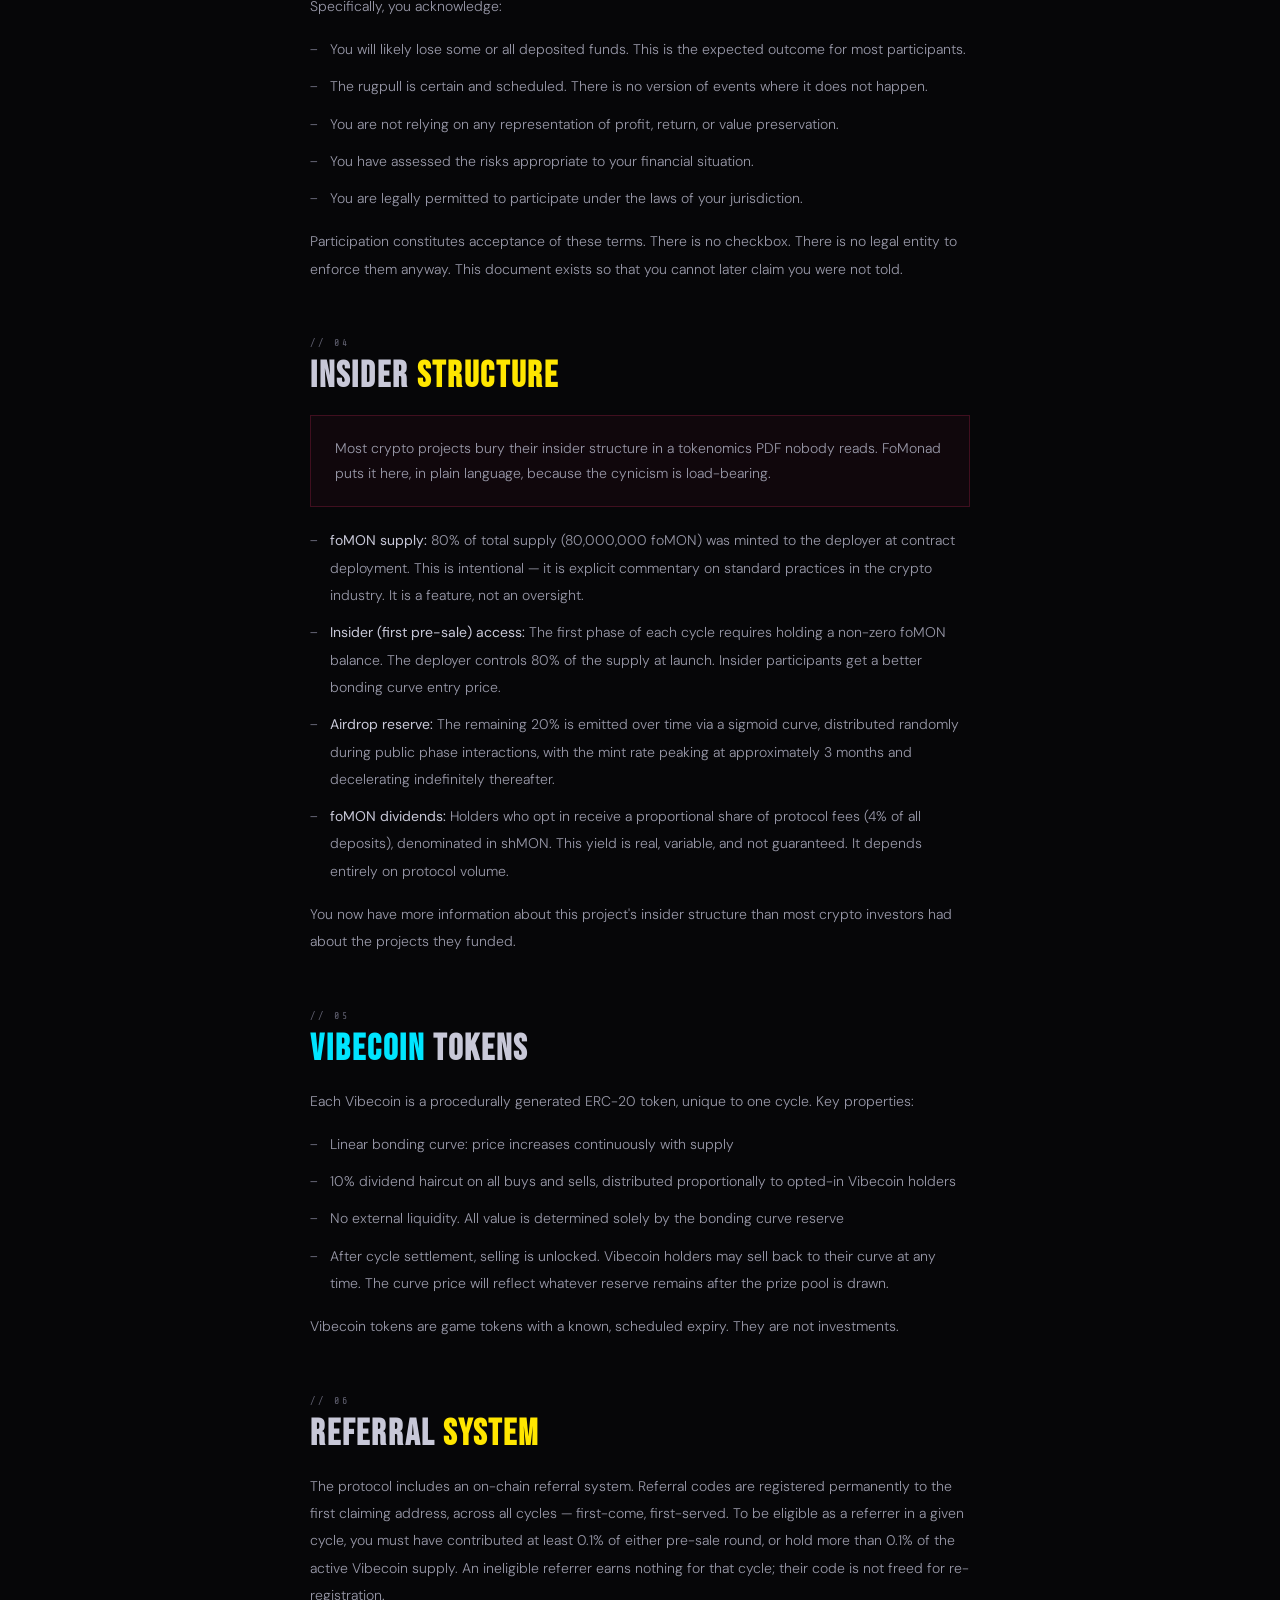
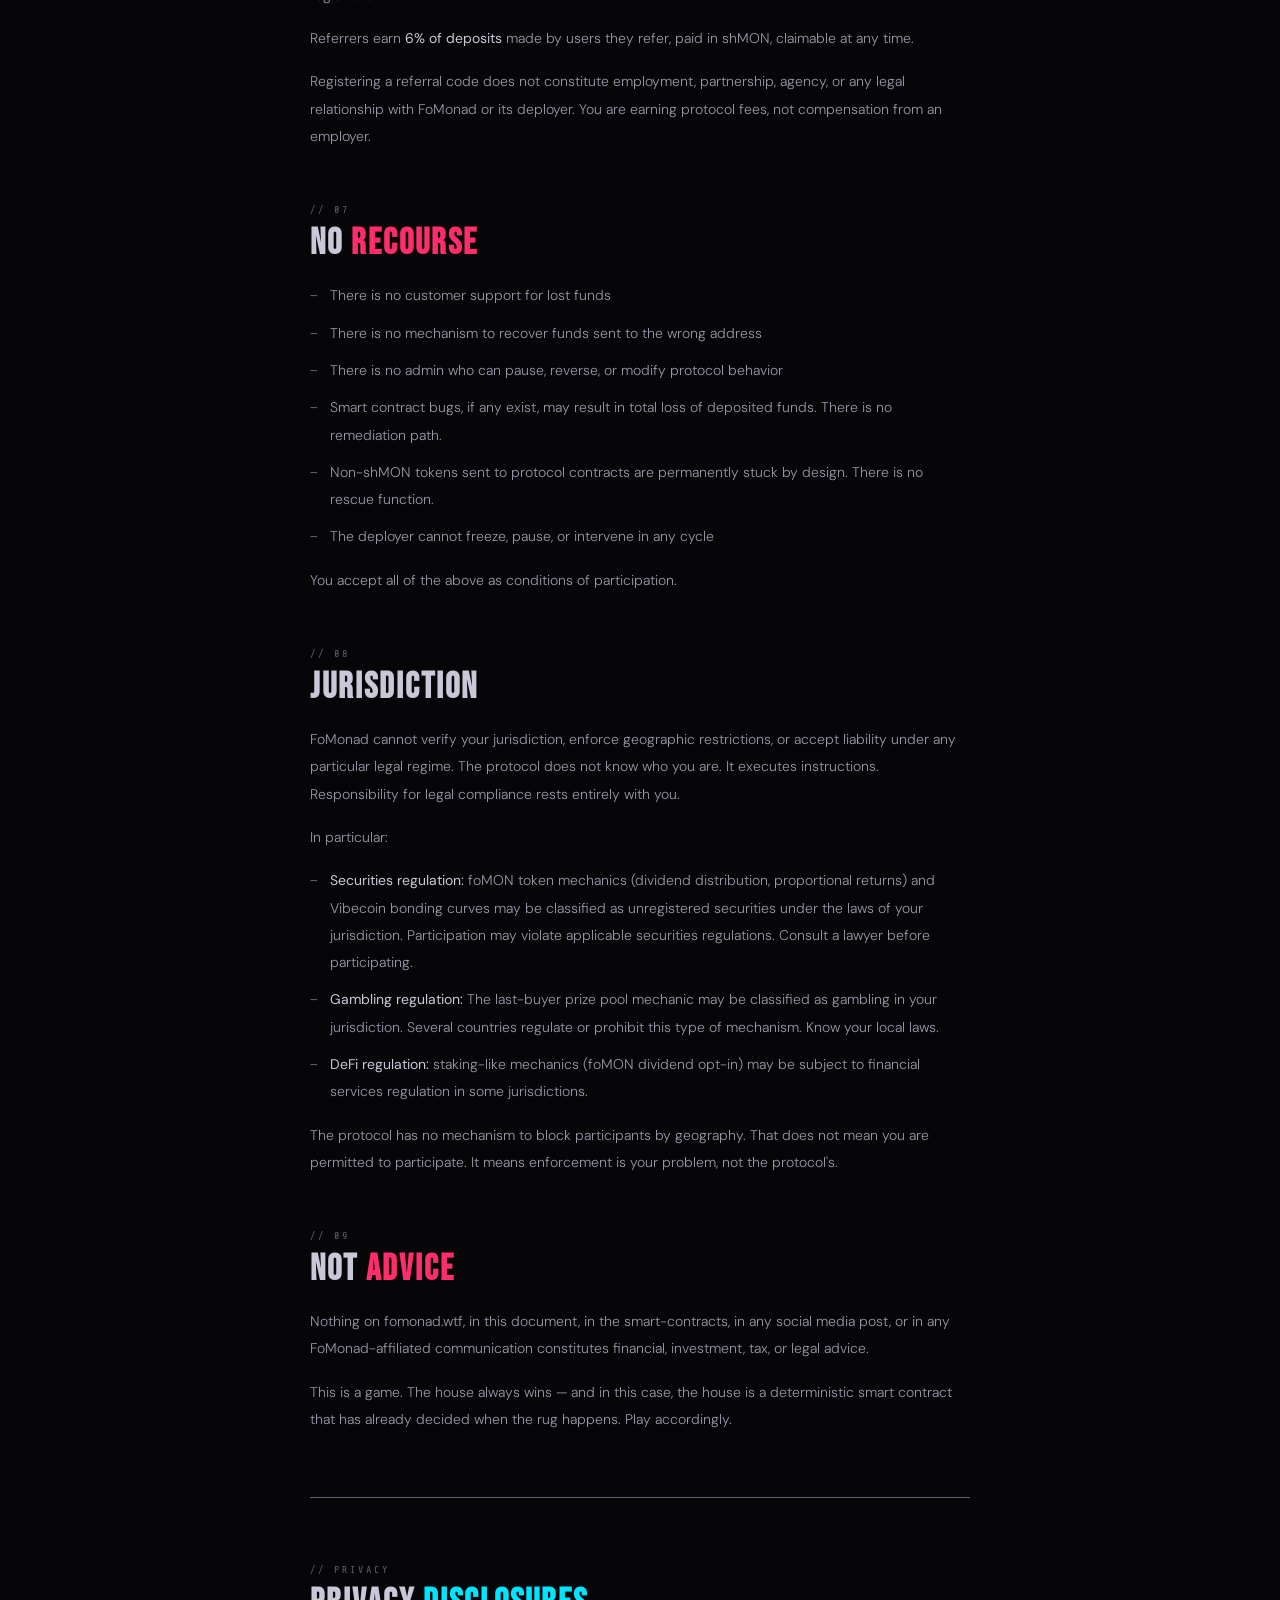
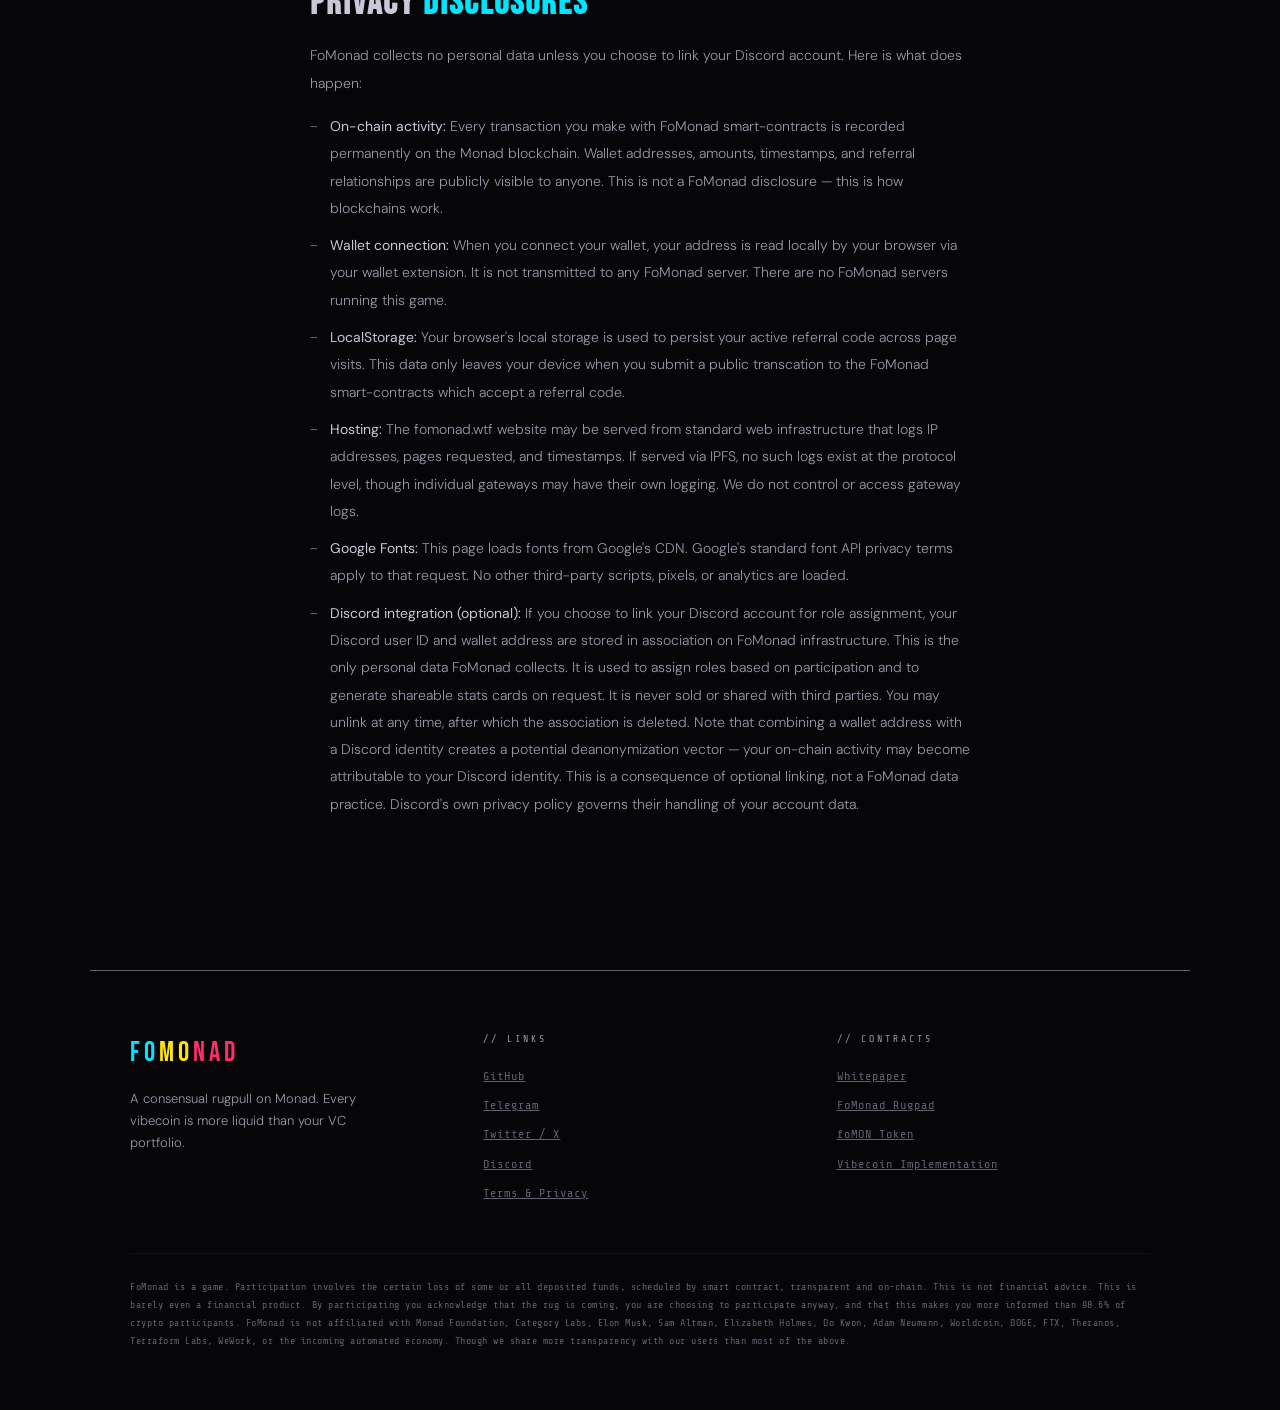
<file: legal.html>
<!DOCTYPE html>
<html lang="en">
<head>
<meta charset="UTF-8">
<meta name="viewport" content="width=device-width, initial-scale=1.0">
<title>Terms & Privacy | FoMonad</title>
<meta name="description" content="FoMonad terms of participation, risk disclosures, and privacy policy.">
<link rel="icon" href="/fomonad-named.png" type="image/png">
<link rel="preconnect" href="https://fonts.googleapis.com">
<link href="https://fonts.googleapis.com/css2?family=Share+Tech+Mono&family=Bebas+Neue&family=DM+Sans:wght@300;400;500&display=swap" rel="stylesheet">
<link rel="stylesheet" href="./fomonad.css">

<style>
.legal-main {
  max-width: 740px;
  margin: 0 auto;
  padding: 120px 40px 100px;
}

.legal-title {
  font-family: var(--display);
  font-size: clamp(42px, 7vw, 80px);
  letter-spacing: 4px;
  color: var(--text);
  line-height: 1;
  margin-bottom: 6px;
}

.legal-updated {
  font-family: var(--mono);
  font-size: 11px;
  letter-spacing: 2px;
  color: var(--muted);
  margin-bottom: 48px;
}

.legal-anchor-nav {
  font-family: var(--mono);
  font-size: 11px;
  letter-spacing: 1.5px;
  color: var(--dim);
  margin-bottom: 64px;
  display: flex;
  gap: 20px;
  flex-wrap: wrap;
  border-bottom: 1px solid var(--muted);
  padding-bottom: 24px;
}

.legal-anchor-nav a {
  color: var(--dim);
  text-decoration: underline;
}
.legal-anchor-nav a:hover { color: var(--cyan); }

.legal-section {
  margin-bottom: 52px;
}

.legal-section-label {
  font-family: var(--mono);
  font-size: 10px;
  letter-spacing: 3px;
  color: var(--muted);
  margin-bottom: 8px;
}

.legal-section-title {
  font-family: var(--display);
  font-size: clamp(24px, 3vw, 36px);
  letter-spacing: 2px;
  color: var(--text);
  margin-bottom: 20px;
  line-height: 1;
}
.legal-section-title .accent-c { color: var(--cyan); }
.legal-section-title .accent-r { color: var(--red); }
.legal-section-title .accent-y { color: var(--yellow); }

.legal-prose {
  font-size: 14px;
  color: var(--dim);
  line-height: 1.95;
}

.legal-prose p { margin-bottom: 16px; }
.legal-prose p:last-child { margin-bottom: 0; }
.legal-prose strong { color: var(--text); font-weight: 400; }
.legal-prose em { color: var(--muted); font-style: italic; }

.legal-prose ul {
  padding-left: 0;
  margin-bottom: 16px;
  list-style: none;
}
.legal-prose ul li {
  padding-left: 20px;
  position: relative;
  margin-bottom: 10px;
}
.legal-prose ul li::before {
  content: '—';
  position: absolute;
  left: 0;
  color: var(--muted);
  font-family: var(--mono);
}

.legal-callout {
  padding: 20px 24px;
  border: 1px solid rgba(0,229,255,0.15);
  background: rgba(0,229,255,0.04);
  margin-bottom: 20px;
  font-size: 14px;
  color: var(--dim);
  line-height: 1.8;
}
.legal-callout.red {
  border-color: rgba(255,45,107,0.2);
  background: rgba(255,45,107,0.04);
}
.legal-callout strong { color: var(--text); font-weight: 400; }

.legal-divider {
  border: none;
  border-top: 1px solid var(--muted);
  margin: 64px 0;
}

a:hover {
  color: var(--cyan);
}

@media (max-width: 768px) {
  .legal-main { padding: 100px 20px 80px; }
}
</style>
</head>
<body>

<!-- GLITCH FILTER DEFS (hidden) -->
<svg width="0" height="0" style="position:absolute" aria-hidden="true" xmlns="http://www.w3.org/2000/svg">
  <defs>
    <filter id="page-ca-filter" x="-2%" y="-2%" width="104%" height="104%" color-interpolation-filters="sRGB">
      <feColorMatrix type="matrix"
        values="1 0 0 0 0  0 0 0 0 0  0 0 0 0 0  0 0 0 1 0"
        in="SourceGraphic" result="red"/>
      <feOffset in="red" dx="-4" dy="1" result="redShifted"/>
      <feColorMatrix type="matrix"
        values="0 0 0 0 0  0 1 0 0 0  0 0 0 0 0  0 0 0 1 0"
        in="SourceGraphic" result="green"/>
      <feColorMatrix type="matrix"
        values="0 0 0 0 0  0 0 0 0 0  0 0 1 0 0  0 0 0 1 0"
        in="SourceGraphic" result="blue"/>
      <feOffset in="blue" dx="4" dy="-1" result="blueShifted"/>
      <feBlend in="redShifted" in2="green" mode="screen" result="rg"/>
      <feBlend in="rg" in2="blueShifted" mode="screen"/>
    </filter>
  </defs>
</svg>

<!-- GLITCH NOISE OVERLAY -->
<div id="glitch-noise-overlay">
  <svg width="100%" height="100%" xmlns="http://www.w3.org/2000/svg">
    <filter id="noise-filter" x="0" y="0" width="100%" height="100%">
      <feTurbulence id="noiseTurb" type="fractalNoise" baseFrequency="0.72" numOctaves="2" stitchTiles="stitch" result="noise"/>
      <feColorMatrix type="matrix" values="0 0 0 0 0.9  0 0 0 0 0.9  0 0 0 0 0.9  0 0 0 0.12 0" in="noise"/>
    </filter>
    <rect width="100%" height="100%" filter="url(#noise-filter)"/>
  </svg>
</div>

<!-- NAV -->
<nav>
  <div class="nav-logo"><a href="/"><span class="fo">Fo</span><span class="mo">Mo</span><span class="nad">nad</span></a></div>
  <div class="nav-links">

    <a href="/#howto">mechanics</a>
    <a href="/#vibecoin">vibecoins</a>
    <a href="/#referrals">referral program</a>
    <a href="/#state_of_the_art">state of the art</a>
    <a href="/#auteurs">visionaries</a>
    <a href="/#links">talk to us</a>
  </div>
  <div class="nav-right">
    <div class="nav-socials">
      <a href="https://x.com/fomonad_wtf" target="_blank" rel="noopener" aria-label="Twitter / X">
        <svg viewBox="0 0 24 24"><path d="M18.244 2.25h3.308l-7.227 8.26 8.502 11.24H16.17l-5.214-6.817L4.99 21.75H1.68l7.73-8.835L1.254 2.25H8.08l4.713 6.231zm-1.161 17.52h1.833L7.084 4.126H5.117z"/></svg>
      </a>
      <a href="https://t.me/fomonad" target="_blank" rel="noopener" aria-label="Telegram">
        <svg viewBox="0 0 24 24"><path d="M11.944 0A12 12 0 0 0 0 12a12 12 0 0 0 12 12 12 12 0 0 0 12-12A12 12 0 0 0 12 0zm4.962 7.224c.1-.002.321.023.465.14a.506.506 0 0 1 .171.325c.016.093.036.306.02.472-.18 1.898-.962 6.502-1.36 8.627-.168.9-.499 1.201-.82 1.23-.696.065-1.225-.46-1.9-.902-1.056-.693-1.653-1.124-2.678-1.8-1.185-.78-.417-1.21.258-1.91.177-.184 3.247-2.977 3.307-3.23.007-.032.014-.15-.056-.212s-.174-.041-.249-.024c-.106.024-1.793 1.14-5.061 3.345-.479.33-.913.49-1.302.48-.428-.008-1.252-.241-1.865-.44-.752-.245-1.349-.374-1.297-.789.027-.216.325-.437.893-.663 3.498-1.524 5.83-2.529 6.998-3.014 3.332-1.386 4.025-1.627 4.476-1.635z"/></svg>
      </a>
      <a href="https://discord.gg/sWJPYz6gUH" target="_blank" rel="noopener" aria-label="Discord">
        <svg viewBox="0 0 24 24"><path d="M20.317 4.3698a19.7913 19.7913 0 0 0-4.8851-1.5152.0741.0741 0 0 0-.0785.0371c-.211.3753-.4447.8648-.6083 1.2495-1.8447-.2762-3.68-.2762-5.4868 0-.1636-.3933-.4058-.8742-.6177-1.2495a.077.077 0 0 0-.0785-.037 19.7363 19.7363 0 0 0-4.8852 1.515.0699.0699 0 0 0-.0321.0277C.5334 9.0458-.319 13.5799.0992 18.0578a.0824.0824 0 0 0 .0312.0561c2.0528 1.5076 4.0413 2.4228 5.9929 3.0294a.0777.0777 0 0 0 .0842-.0276c.4616-.6304.8731-1.2952 1.226-1.9942a.076.076 0 0 0-.0416-.1057c-.6528-.2476-1.2743-.5495-1.8722-.8923a.077.077 0 0 1-.0076-.1277c.1258-.0943.2517-.1923.3718-.2914a.0743.0743 0 0 1 .0776-.0105c3.9278 1.7933 8.18 1.7933 12.0614 0a.0739.0739 0 0 1 .0785.0095c.1202.099.246.1981.3728.2924a.077.077 0 0 1-.0066.1276 12.2986 12.2986 0 0 1-1.873.8914.0766.0766 0 0 0-.0407.1067c.3604.698.7719 1.3628 1.225 1.9932a.076.076 0 0 0 .0842.0286c1.961-.6067 3.9495-1.5219 6.0023-3.0294a.077.077 0 0 0 .0313-.0552c.5004-5.177-.8382-9.6739-3.5485-13.6604a.061.061 0 0 0-.0312-.0286zM8.02 15.3312c-1.1825 0-2.1569-1.0857-2.1569-2.419 0-1.3332.9555-2.4189 2.157-2.4189 1.2108 0 2.1757 1.0952 2.1568 2.419 0 1.3332-.9555 2.4189-2.1569 2.4189zm7.9748 0c-1.1825 0-2.1569-1.0857-2.1569-2.419 0-1.3332.9554-2.4189 2.157-2.4189 1.2108 0 2.1757 1.0952 2.1568 2.419 0 1.3332-.946 2.4189-2.1569 2.4189z"/></svg>
      </a>
    </div>
    <a href="./rugpad/" class="nav-cta"><span class="cta-long">CLICK TO GET RUGGED</span><span class="cta-short">GET RUGGED</span></a>
  </div>
</nav>

<main class="legal-main">

  <div class="legal-title">TERMS <span style="color:var(--red)">&amp;</span> PRIVACY</div>
  <div class="legal-updated">// LAST UPDATED: APRIL 2026</div>

  <div class="legal-anchor-nav" role="navigation" aria-label="Jump to section">
    <a href="#what-it-is">What FoMonad Is</a>
    <a href="#the-rug">The Rug</a>
    <a href="#what-you-accept">What You Accept</a>
    <a href="#insider-structure">Insider Structure</a>
    <a href="#vibecoins">Vibecoins</a>
    <a href="#referrals">Referrals</a>
    <a href="#no-recourse">No Recourse</a>
    <a href="#jurisdiction">Jurisdiction</a>
    <a href="#not-advice">Not Advice</a>
    <a href="#privacy">Privacy</a>
  </div>

  <!-- ─── SECTION 1 ─── -->
  <section class="legal-section" id="what-it-is">
    <div class="legal-section-label">// 01</div>
    <h2 class="legal-section-title">WHAT <span class="accent-c">FOMONAD</span> IS</h2>
    <div class="legal-prose">
      <p>FoMonad is an autonomous protocol deployed on the Monad blockchain. It is not a company, not a service, and not operated by any identifiable legal entity. There is no CEO, no support team, no dispute resolution mechanism. There are smart-contracts.</p>
      <p>The smart-contracts are <strong>immutable</strong>: no owner functions, no upgrade mechanism, no kill switch. What is deployed is what runs. The protocol executes as written, regardless of outcome.</p>
      <p>If you are looking for someone to contact about a lost transaction, there is a Telegram and a Discord. There is no legal address. There is no entity that can reverse what happened.</p>
    </div>
  </section>

  <!-- ─── SECTION 2 ─── -->
  <section class="legal-section" id="the-rug">
    <div class="legal-section-label">// 02</div>
    <h2 class="legal-section-title">THE <span class="accent-r">RUG</span> IS THE PRODUCT</h2>
    <div class="legal-prose">
      <p><strong>A note on shMON:</strong> All value within FoMonad — deposits, prize pools, Vibecoin reserves, dividends, referral earnings — is denominated in shMON, a Monad liquid staking token issued by a third-party protocol (<a href="https://shmonad.xyz/" target="_blank">shMonad</a>). When you deposit MON, it is converted to shMON on entry. FoMonad is not affiliated with shMonad or Fastlane Labs.</p>
      <p>FoMonad does not hide what it is. The protocol runs scheduled rugpulls — by design, transparently, and with prior disclosure. Each cycle:</p>
      <ul>
        <li>A new token (Vibecoin) is deployed on a bonding curve</li>
        <li>Participants deposit MON or shMON through two pre-sale (Insider and 'Insider') rounds, and a public pump phase</li>
        <li>A prize pool accumulates from all deposits</li>
        <li>A countdown timer runs. The last buyer before the timer expires wins 90% of the prize pool</li>
        <li>When the cycle settles, selling is unlocked and Vibecoin holders may sell back to the bonding curve at whatever price the curve supports at that point in time</li>
      </ul>
      <p>This is not a bug. This is not an edge case. This is the entire point. The rug is certain. The only variable is when.</p>
    </div>
  </section>

  <!-- ─── SECTION 3 ─── -->
  <section class="legal-section" id="what-you-accept">
    <div class="legal-section-label">// 03</div>
    <h2 class="legal-section-title">WHAT YOU <span class="accent-c">ACCEPT</span></h2>
    <div class="legal-callout">
      By connecting your wallet and interacting with FoMonad smart-contracts, you confirm that you have read this document, understood it, and chosen to participate anyway.
    </div>
    <div class="legal-prose">
      <p>Specifically, you acknowledge:</p>
      <ul>
        <li>You will likely lose some or all deposited funds. This is the expected outcome for most participants.</li>
        <li>The rugpull is certain and scheduled. There is no version of events where it does not happen.</li>
        <li>You are not relying on any representation of profit, return, or value preservation.</li>
        <li>You have assessed the risks appropriate to your financial situation.</li>
        <li>You are legally permitted to participate under the laws of your jurisdiction.</li>
      </ul>
      <p>Participation constitutes acceptance of these terms. There is no checkbox. There is no legal entity to enforce them anyway. This document exists so that you cannot later claim you were not told.</p>
    </div>
  </section>

  <!-- ─── SECTION 4 ─── -->
  <section class="legal-section" id="insider-structure">
    <div class="legal-section-label">// 04</div>
    <h2 class="legal-section-title">INSIDER <span class="accent-y">STRUCTURE</span></h2>
    <div class="legal-callout red">
      Most crypto projects bury their insider structure in a tokenomics PDF nobody reads. FoMonad puts it here, in plain language, because the cynicism is load-bearing.
    </div>
    <div class="legal-prose">
      <ul>
        <li><strong>foMON supply:</strong> 80% of total supply (80,000,000 foMON) was minted to the deployer at contract deployment. This is intentional — it is explicit commentary on standard practices in the crypto industry. It is a feature, not an oversight.</li>
        <li><strong>Insider (first pre-sale) access:</strong> The first phase of each cycle requires holding a non-zero foMON balance. The deployer controls 80% of the supply at launch. Insider participants get a better bonding curve entry price.</li>
        <li><strong>Airdrop reserve:</strong> The remaining 20% is emitted over time via a sigmoid curve, distributed randomly during public phase interactions, with the mint rate peaking at approximately 3 months and decelerating indefinitely thereafter.</li>
        <li><strong>foMON dividends:</strong> Holders who opt in receive a proportional share of protocol fees (4% of all deposits), denominated in shMON. This yield is real, variable, and not guaranteed. It depends entirely on protocol volume.</li>
      </ul>
      <p>You now have more information about this project's insider structure than most crypto investors had about the projects they funded.</p>
    </div>
  </section>

  <!-- ─── SECTION 5 ─── -->
  <section class="legal-section" id="vibecoins">
    <div class="legal-section-label">// 05</div>
    <h2 class="legal-section-title"><span class="accent-c">VIBECOIN</span> TOKENS</h2>
    <div class="legal-prose">
      <p>Each Vibecoin is a procedurally generated ERC-20 token, unique to one cycle. Key properties:</p>
      <ul>
        <li>Linear bonding curve: price increases continuously with supply</li>
        <li>10% dividend haircut on all buys and sells, distributed proportionally to opted-in Vibecoin holders</li>
        <li>No external liquidity. All value is determined solely by the bonding curve reserve</li>
        <li>After cycle settlement, selling is unlocked. Vibecoin holders may sell back to their curve at any time. The curve price will reflect whatever reserve remains after the prize pool is drawn.</li>
      </ul>
      <p>Vibecoin tokens are game tokens with a known, scheduled expiry. They are not investments.</p>
    </div>
  </section>

  <!-- ─── SECTION 6 ─── -->
  <section class="legal-section" id="referrals">
    <div class="legal-section-label">// 06</div>
    <h2 class="legal-section-title">REFERRAL <span class="accent-y">SYSTEM</span></h2>
    <div class="legal-prose">
      <p>The protocol includes an on-chain referral system. Referral codes are registered permanently to the first claiming address, across all cycles — first-come, first-served. To be eligible as a referrer in a given cycle, you must have contributed at least 0.1% of either pre-sale round, or hold more than 0.1% of the active Vibecoin supply. An ineligible referrer earns nothing for that cycle; their code is not freed for re-registration.</p>
      <p>Referrers earn <strong>6% of deposits</strong> made by users they refer, paid in shMON, claimable at any time.</p>
      <p>Registering a referral code does not constitute employment, partnership, agency, or any legal relationship with FoMonad or its deployer. You are earning protocol fees, not compensation from an employer.</p>
    </div>
  </section>

  <!-- ─── SECTION 7 ─── -->
  <section class="legal-section" id="no-recourse">
    <div class="legal-section-label">// 07</div>
    <h2 class="legal-section-title">NO <span class="accent-r">RECOURSE</span></h2>
    <div class="legal-prose">
      <ul>
        <li>There is no customer support for lost funds</li>
        <li>There is no mechanism to recover funds sent to the wrong address</li>
        <li>There is no admin who can pause, reverse, or modify protocol behavior</li>
        <li>Smart contract bugs, if any exist, may result in total loss of deposited funds. There is no remediation path.</li>
        <li>Non-shMON tokens sent to protocol contracts are permanently stuck by design. There is no rescue function.</li>
        <li>The deployer cannot freeze, pause, or intervene in any cycle</li>
      </ul>
      <p>You accept all of the above as conditions of participation.</p>
    </div>
  </section>

  <!-- ─── SECTION 8 ─── -->
  <section class="legal-section" id="jurisdiction">
    <div class="legal-section-label">// 08</div>
    <h2 class="legal-section-title">JURISDICTION</h2>
    <div class="legal-prose">
      <p>FoMonad cannot verify your jurisdiction, enforce geographic restrictions, or accept liability under any particular legal regime. The protocol does not know who you are. It executes instructions. Responsibility for legal compliance rests entirely with you.</p>
      <p>In particular:</p>
      <ul>
        <li><strong>Securities regulation:</strong> foMON token mechanics (dividend distribution, proportional returns) and Vibecoin bonding curves may be classified as unregistered securities under the laws of your jurisdiction. Participation may violate applicable securities regulations. Consult a lawyer before participating.</li>
        <li><strong>Gambling regulation:</strong> The last-buyer prize pool mechanic may be classified as gambling in your jurisdiction. Several countries regulate or prohibit this type of mechanism. Know your local laws.</li>
        <li><strong>DeFi regulation:</strong> staking-like mechanics (foMON dividend opt-in) may be subject to financial services regulation in some jurisdictions.</li>
      </ul>
      <p>The protocol has no mechanism to block participants by geography. That does not mean you are permitted to participate. It means enforcement is your problem, not the protocol's.</p>
    </div>
  </section>

  <!-- ─── SECTION 9 ─── -->
  <section class="legal-section" id="not-advice">
    <div class="legal-section-label">// 09</div>
    <h2 class="legal-section-title">NOT <span class="accent-r">ADVICE</span></h2>
    <div class="legal-prose">
      <p>Nothing on fomonad.wtf, in this document, in the smart-contracts, in any social media post, or in any FoMonad-affiliated communication constitutes financial, investment, tax, or legal advice.</p>
      <p>This is a game. The house always wins — and in this case, the house is a deterministic smart contract that has already decided when the rug happens. Play accordingly.</p>
    </div>
  </section>

  <hr class="legal-divider">

  <!-- ─── PRIVACY ─── -->
  <section class="legal-section" id="privacy">
    <div class="legal-section-label">// PRIVACY</div>
    <h2 class="legal-section-title">PRIVACY <span class="accent-c">DISCLOSURES</span></h2>
    <div class="legal-prose">
      <p>FoMonad collects no personal data unless you choose to link your Discord account. Here is what does happen:</p>
      <ul>
        <li><strong>On-chain activity:</strong> Every transaction you make with FoMonad smart-contracts is recorded permanently on the Monad blockchain. Wallet addresses, amounts, timestamps, and referral relationships are publicly visible to anyone. This is not a FoMonad disclosure — this is how blockchains work.</li>
        <li><strong>Wallet connection:</strong> When you connect your wallet, your address is read locally by your browser via your wallet extension. It is not transmitted to any FoMonad server. There are no FoMonad servers running this game.</li>
        <li><strong>LocalStorage:</strong> Your browser's local storage is used to persist your active referral code across page visits. This data only leaves your device when you submit a public transcation to the FoMonad smart-contracts which accept a referral code.</li>
        <li><strong>Hosting:</strong> The fomonad.wtf website may be served from standard web infrastructure that logs IP addresses, pages requested, and timestamps. If served via IPFS, no such logs exist at the protocol level, though individual gateways may have their own logging. We do not control or access gateway logs.</li>
        <li><strong>Google Fonts:</strong> This page loads fonts from Google's CDN. Google's standard font API privacy terms apply to that request. No other third-party scripts, pixels, or analytics are loaded.</li>
        <li><strong>Discord integration (optional):</strong> If you choose to link your Discord account for role assignment, your Discord user ID and wallet address are stored in association on FoMonad infrastructure. This is the only personal data FoMonad collects. It is used to assign roles based on participation and to generate shareable stats cards on request. It is never sold or shared with third parties. You may unlink at any time, after which the association is deleted. Note that combining a wallet address with a Discord identity creates a potential deanonymization vector — your on-chain activity may become attributable to your Discord identity. This is a consequence of optional linking, not a FoMonad data practice. Discord's own privacy policy governs their handling of your account data.</li>
      </ul>
    </div>
  </section>

</main>

<footer id="footer">
  <div>
    <div class="footer-logo"><span class="fo">Fo</span><span class="mo">Mo</span><span class="nad">nad</span></div>
    <p class="footer-desc">
      A consensual rugpull on Monad. Every vibecoin is more liquid than your VC portfolio.
    </p>
  </div>

  <div id="links">
    <div class="footer-col-title">// LINKS</div>
    <a href="https://github.com/fomonad" class="footer-link">GitHub</a>
    <a href="https://t.me/fomonad" class="footer-link">Telegram</a>
    <a href="https://x.com/fomonad_wtf" class="footer-link">Twitter / X</a>
    <a href="https://discord.gg/sWJPYz6gUH" class="footer-link">Discord</a>
    <a href="./legal.html" class="footer-link">Terms &amp; Privacy</a>
  </div>

  <div>
    <div class="footer-col-title">// CONTRACTS</div>
    <a href="./whitepaper.html" class="footer-link">Whitepaper</a>
    <a href="https://monadvision.com/address/0xd2c45789a6a26cbb961e7e1b65fa2b5bb3872639" class="footer-link">FoMonad Rugpad</a>
    <a href="https://monadvision.com/address/0x9f4834920e7ad3275f3cf6587ad9c9f7d387f1cf" class="footer-link">foMON Token</a>
    <a href="https://monadvision.com/address/0xad269fbec6ebbad424fcdc0f8e62f2056a72b403" class="footer-link">Vibecoin Implementation</a>
  </div>

  <div class="footer-disclaimer">
    FoMonad is a game. Participation involves the certain loss of some or all deposited funds, scheduled by smart contract, transparent and on-chain.
    This is not financial advice. This is barely even a financial product.
    By participating you acknowledge that the rug is coming, you are choosing to participate anyway, and that this makes you more informed than 98.6% of crypto participants.
    FoMonad is not affiliated with Monad Foundation, Category Labs, Elon Musk, Sam Altman, Elizabeth Holmes, Do Kwon, Adam Neumann, Worldcoin, DOGE, FTX, Theranos, Terraform Labs, WeWork, or the incoming automated economy.
    Though we share more transparency with our users than most of the above.
  </div>
</footer>

</body>
</html>
</file>
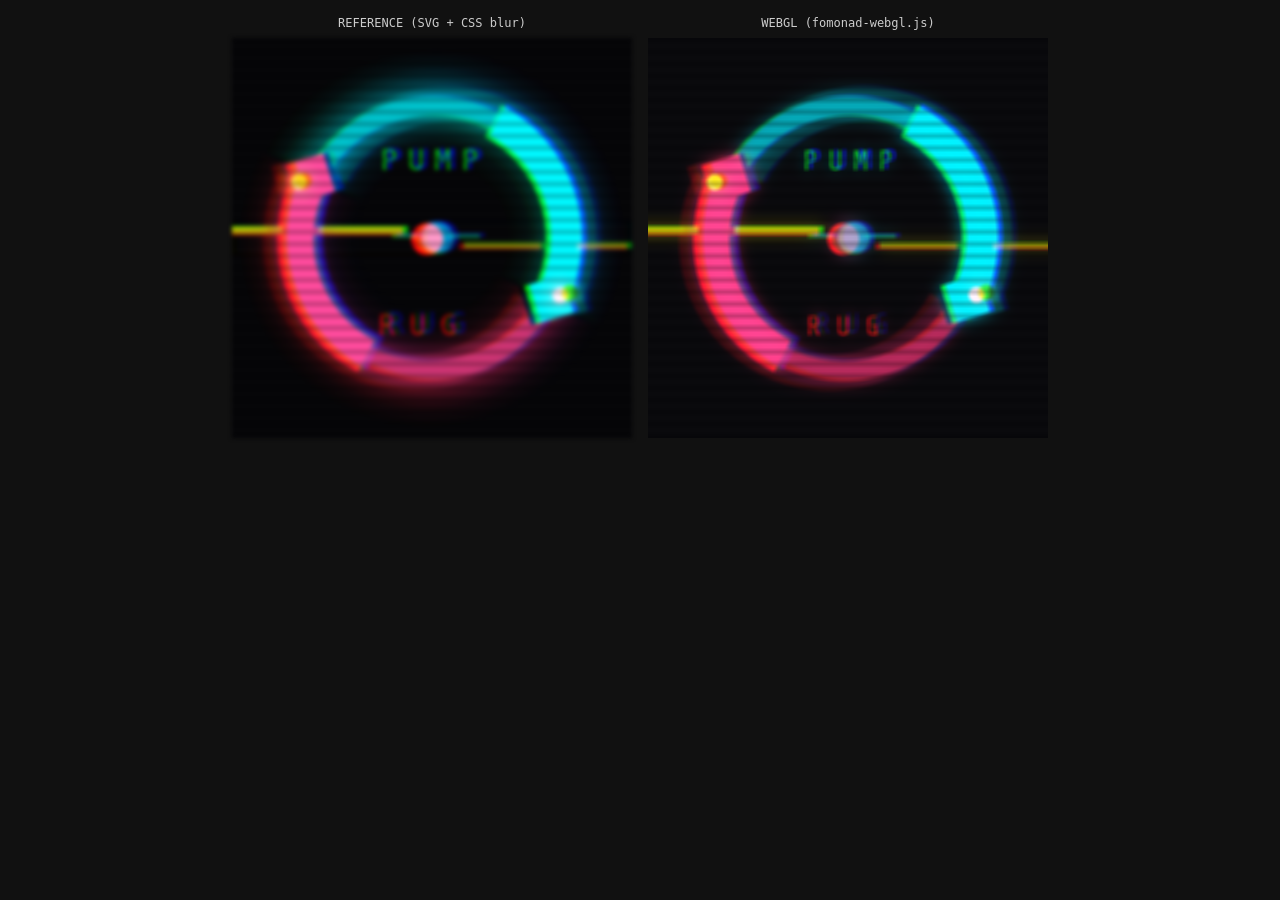
<file: webgl-diff-test.html>
<!DOCTYPE html>
<html>
<head>
  <meta charset="UTF-8">
  <title>WebGL vs SVG diff</title>
  <style>
    body { margin: 0; background: #111; display: flex; flex-direction: column; align-items: center; gap: 16px; padding: 16px; font-family: monospace; color: #ccc; }
    .row { display: flex; gap: 16px; align-items: flex-start; }
    .cell { display: flex; flex-direction: column; align-items: center; gap: 8px; }
    .cell label { font-size: 12px; }
    .box { width: 400px; height: 400px; background: #060608; position: relative; overflow: hidden; }
    #ref-box { filter: blur(2px); }
    canvas, img { width: 100%; height: 100%; display: block; }
  </style>
</head>
<body>
  <div class="row">
    <div class="cell">
      <label>REFERENCE (SVG + CSS blur)</label>
      <div class="box" id="ref-box">
        <img src="fomonad-animated-optimized.svg" alt="">
      </div>
    </div>

    <div class="cell">
      <label>WEBGL (fomonad-webgl.js)</label>
      <div class="box hero-bg-logo">
        <img src="fomonad-animated-optimized.svg" width="100%" height="100%" alt="">
      </div>
    </div>
  </div>

  <script src="fomonad-webgl.js"></script>
</body>
</html>
</file>
<file: fomonad.css>
/* ─────────────────────────────────────────────
   FoMonad — Shared Styles
   Shared between index.html, legal.html, and
   any future pages. Page-specific CSS lives in
   each page's own <style> block.
───────────────────────────────────────────── */

:root {
  --bg:       #060608;
  --bg2:      #0a0a0e;
  --cyan:     #00e5ff;
  --red:      #ff2d6b;
  --yellow:   #ffe600;
  --text:     #c8c8d8;
  --dim:  #9898a8;
  --muted:      #606070;
  --mono:     'Share Tech Mono', monospace;
  --display:  'Bebas Neue', sans-serif;
  --body:     'DM Sans', sans-serif;

  /* Derived colours */
  --cyan-dim: color(from var(--cyan) srgb calc(r * 0.5) calc(g * 0.5) calc(b * 0.5));
  --red-dim: color(from var(--red) srgb calc(r * 0.5) calc(g * 0.5) calc(b * 0.5));
  --yellow-dim: color(from var(--yellow) srgb calc(r * 0.5) calc(g * 0.5) calc(b * 0.5));
}

*, *::before, *::after { box-sizing: border-box; margin: 0; padding: 0; }
html { scroll-behavior: smooth; }

body {
  background: var(--bg);
  color: var(--text);
  font-family: var(--body);
  font-weight: 300;
  line-height: 1.6;
  overflow-x: hidden;
}

/* scanline overlay */
body::before {
  content: '';
  position: fixed;
  inset: 0;
  background: repeating-linear-gradient(0deg, transparent, transparent 2px, rgba(0,0,0,0.04) 2px, rgba(0,0,0,0.04) 4px);
  pointer-events: none;
  z-index: 999;
}

body::after {
  content: '';
  position: fixed;
  inset: 0;
  background-image: url("data:image/svg+xml,%3Csvg viewBox='0 0 200 200' xmlns='http://www.w3.org/2000/svg'%3E%3Cfilter id='n'%3E%3CfeTurbulence type='fractalNoise' baseFrequency='0.9' numOctaves='4' stitchTiles='stitch'/%3E%3C/filter%3E%3Crect width='100%25' height='100%25' filter='url(%23n)' opacity='0.03'/%3E%3C/svg%3E");
  opacity: 0.4;
  pointer-events: none;
  z-index: 998;
}

a { color: inherit; text-decoration: underline; }

.mono  { font-family: var(--mono); }
.cyan  { color: var(--cyan); }
.red   { color: var(--red); }
.yellow{ color: var(--yellow); }
.dim   { color: var(--dim); }

.link-card {
    --link-card-colour: var(--text);
    display: block;
    text-decoration: none;
    color: inherit;
    border: 1px solid color(from var(--link-card-colour) srgb r g b / 0.15);
    background: color(from var(--link-card-colour) srgb r g b / 0.01);
    transition: border-color .2s, background .2s, box-shadow .2s;
    position: relative;
}
.link-card::before {
    content: '';
    position: absolute;
    top: 0; left: 0; right: 0;
    height: 2px;
    opacity: 0;
    transition: opacity .2s;
    background: var(--link-card-colour);
}
.link-card:hover {
  background: color(from var(--link-card-colour) srgb r g b / 0.04);
  border-color: color(from var(--link-card-colour) srgb r g b / 0.45);
}
.link-card:hover::before { opacity: 0.45; }
.link-card.c { --link-card-colour: var(--cyan); }
.link-card.r { --link-card-colour: var(--red); }
.link-card.y { --link-card-colour: var(--yellow); }
.link-card.cd { --link-card-colour: var(--cyan-dim); }
.link-card.rd { --link-card-colour: var(--red-dim); }
.link-card.yd { --link-card-colour: var(--yellow-dim); }



/* ─── NAV ─── */
nav {
  position: fixed;
  top: 0; left: 0; right: 0;
  z-index: 100;
  padding: 16px 40px;
  display: flex;
  justify-content: space-between;
  align-items: center;
  background: linear-gradient(to bottom, rgba(6,6,8,0.95), transparent);
}

.nav-logo {
  font-family: var(--display);
  font-size: 22px;
  letter-spacing: 4px;
  color: var(--cyan);
}
.nav-logo a {
  text-decoration: none;
}

.nav-logo .fo    { color: var(--cyan); }
.nav-logo .mo { color: var(--yellow); }
.nav-logo .nad { color: var(--red); }

.nav-links {
  flex-shrink: 1;
  display: flex;
  flex-wrap: wrap;
  justify-content: center;
  gap: 8px 24px;
  font-family: var(--mono);
  font-size: 14px;
  letter-spacing: 2px;
  color: var(--dim);
}
.nav-links a:hover { color: var(--cyan); transition: color 0.2s; }
.nav-links a {
  text-decoration: underline;
}

.nav-cta {
  font-family: var(--mono);
  font-size: 11px;
  letter-spacing: 2px;
  height: 32px;
  padding: 0px 14px;
  border: 1px solid var(--cyan);
  color: var(--cyan);
  cursor: pointer;
  transition: all 0.2s;
  text-align: center;
  display: flex;
  justify-content: center;
  align-items: center;
  text-decoration: none;
}
.nav-cta:hover { background: var(--cyan); color: var(--bg); }
.nav-cta .cta-long { display: inline; }
.nav-cta .cta-short { display: none; }

.nav-right {
  display: flex;
  gap: 6px;
  align-items: center;
}
.nav-socials {
  display: flex;
  gap: 6px;
  align-items: center;
}
.nav-socials a {
  display: flex;
  align-items: center;
  justify-content: center;
  width: 32px;
  height: 32px;
  border: 1px solid var(--cyan);
  color: var(--cyan);
  transition: all 0.2s;
}
.nav-socials a:hover { background: var(--cyan); color: var(--bg); }
.nav-socials svg { width: 16px; height: 16px; fill: currentColor; }

/* ─── BUTTONS ─── */
.btn-primary {
  font-family: var(--mono);
  font-size: 12px;
  letter-spacing: 3px;
  padding: 16px 36px;
  background: var(--cyan);
  color: var(--bg);
  cursor: pointer;
  border: none;
  transition: all 0.2s;
  text-transform: uppercase;
  display: inline-block;
}
.btn-primary:hover { background: #fff; box-shadow: 0 0 40px rgba(0,229,255,0.5); }

.btn-secondary {
  font-family: var(--mono);
  font-size: 12px;
  letter-spacing: 3px;
  padding: 16px 36px;
  background: transparent;
  color: var(--red);
  border: 1px solid var(--red);
  cursor: pointer;
  transition: all 0.2s;
  text-transform: uppercase;
  display: inline-block;
}
.btn-secondary:hover { background: var(--red); color: var(--bg); }

/* ─── ANIMATIONS ─── */
@keyframes fadeUp {
  from { opacity: 0; transform: translateY(20px); }
  to   { opacity: 1; transform: translateY(0); }
}

/* ─── FOOTER ─── */
footer {
  border-top: 1px solid var(--muted);
  padding: 60px 40px;
  max-width: 1100px;
  margin: 0 auto;
  display: grid;
  grid-template-columns: 1fr 1fr 1fr;
  gap: 40px;
}

.footer-logo {
  font-family: var(--display);
  font-size: 28px;
  letter-spacing: 4px;
  margin-bottom: 12px;
}
.footer-logo .fo    { color: var(--cyan); }
.footer-logo .mo { color: var(--yellow); }
.footer-logo .nad { color: var(--red); }

.footer-desc {
  font-size: 13px;
  color: var(--dim);
  line-height: 1.7;
  max-width: 240px;
}

.footer-col-title {
  font-family: var(--mono);
  font-size: 10px;
  letter-spacing: 3px;
  color: var(--dim);
  margin-bottom: 20px;
}

.footer-link {
  display: block;
  font-family: var(--mono);
  font-size: 12px;
  color: var(--muted);
  margin-bottom: 10px;
  transition: color 0.2s;
  letter-spacing: 1px;
}
.footer-link:hover { color: var(--cyan); }

.footer-disclaimer {
  grid-column: 1 / -1;
  font-family: var(--mono);
  font-size: 10px;
  color: var(--muted);
  line-height: 1.8;
  letter-spacing: 0.5px;
  border-top: 1px solid rgba(255,255,255,0.04);
  padding-top: 24px;
}

/* ─── GLOBAL GLITCH ─── */
html.glitch-on body {
  filter: url(#page-ca-filter);
}
#style-control {
  position: fixed;
  bottom: 16px;
  left: 0;
  right: 0;
  display: flex;
  justify-content: flex-end;
  padding: 0 16px;
  pointer-events: none;
  z-index: 1000;
}
#style-control > * { pointer-events: auto; }
#glitch-mode-select {
  font-family: var(--mono);
  font-size: 11px;
  letter-spacing: 2px;
  height: 32px;
  padding: 0 14px;
  border: 1px solid var(--cyan);
  color: var(--cyan);
  background: var(--bg);
  cursor: pointer;
  transition: all 0.2s;
  min-width: 200px;
}
#glitch-mode-select > option {
  font-family: var(--mono);
  font-size: 11px;
  letter-spacing: 2px;
  height: 32px;
}
#glitch-mode-select:hover { background: var(--cyan); color: var(--bg); }
#glitch-noise-overlay {
  position: fixed;
  inset: 0;
  pointer-events: none;
  z-index: 1000;
  opacity: 0;
  mix-blend-mode: overlay;
  transition: opacity 0.04s;
}
html.glitch-on #glitch-noise-overlay {
  opacity: 1;
}

#links:target {
  outline: 1px solid var(--cyan);
  outline-offset: 4px;
  animation: outline-throb 1s infinite ease-in-out;
}
@keyframes outline-throb {
  0%   { outline-offset: 2px; }
  50%  { outline-offset: 12px; }
  100% { outline-offset: 2px; }
}

/* ─── RESPONSIVE ─── */
@media (max-width: 1000px) {
  .nav-cta .cta-long { display: none; }
  .nav-cta .cta-short { display: inline; }
}
@media (max-width: 768px) {
  nav { padding: 16px 20px; }
  .nav-links { display: none; }
  .nav-socials { display: flex; }
  .nav-cta { font-size: 10px; padding: 8px 12px; }
  footer { grid-template-columns: 1fr; }
}
</file>
<file: landing-page.css>
/* ─── HERO ─── */
#hero {
  min-height: 100vh;
  max-width: 100vw !important;
  display: flex;
  flex-direction: column;
  justify-content: center;
  align-items: center;
  text-align: center;
  position: relative;
  padding: 120px 40px 80px;
  overflow: hidden;
}

@media (max-width: 400px) {
  #hero {
    padding: 120px 8px 80px;
  }
}

#hero::before {
  content: '';
  position: absolute;
  inset: 0;
  background-image:
    linear-gradient(rgba(0,229,255,0.03) 1px, transparent 1px),
    linear-gradient(90deg, rgba(0,229,255,0.03) 1px, transparent 1px);
  background-size: 60px 60px;
  animation: gridScroll 20s linear infinite;
}

@keyframes gridScroll {
  from { background-position: 0 0; }
  to   { background-position: 0 60px; }
}

#hero::after {
  content: '';
  position: absolute;
  inset: 0;
  background: radial-gradient(ellipse 80% 60% at 50% 50%, transparent 30%, var(--bg) 100%);
  pointer-events: none;
}

.hero-content {
  position: relative;
  z-index: 1;
  max-width: 900px;
  /* Increase perceived contrast since the logo has the same colours */
  filter: drop-shadow(0px 0px 1px #000) drop-shadow(0px 0px 2px #000) drop-shadow(0px 0px 4px #000) drop-shadow(0px 0px 8px #000);
}

.hero-eyebrow {
  font-family: var(--mono);
  font-size: 11px;
  letter-spacing: 4px;
  color: var(--dim);
  margin-bottom: 24px;
  animation: fadeUp 0.8s ease both;
}

.logo-wrap {
  width: 140px;
  height: 140px;
  margin: 0 auto 32px;
  animation: fadeUp 0.8s 0.1s ease both;
  filter: drop-shadow(0 0 24px rgba(0,229,255,0.3)) drop-shadow(0 0 48px rgba(255,45,107,0.2));
}
.logo-wrap svg { width: 100%; height: 100%;  border-radius: 50%;}

h1 {
  font-family: var(--display);
  font-size: clamp(64px, 12vw, 140px);
  letter-spacing: 6px;
  line-height: 0.9;
  margin-bottom: 8px;
  animation: fadeUp 0.8s 0.2s ease both;
  font-weight: 600;
}
h1 .fo { color: var(--cyan); }
h1 .mo { color: var(--cyan); }
h1 .nad { color: var(--red); }
h2 {
  font-weight: 600;
}
h3 {
  font-weight: normal;
}

.hero-sub {
  font-family: var(--display);
  font-size: clamp(14px, 2vw, 20px);
  letter-spacing: 6px;
  color: var(--yellow);
  margin-bottom: 40px;
  animation: fadeUp 0.8s 0.3s ease both;
}

.hero-desc {
  font-size: 17px;
  color: var(--dim);
  max-width: 560px;
  margin: 0 auto 48px;
  line-height: 1.7;
  animation: fadeUp 0.8s 0.4s ease both;
}
.hero-desc strong { color: var(--text); font-weight: 400; }

iframe {
  width:100%;
  max-width:600px;
  display:block;
  margin:0 auto 32px;
  border:none;
  height:220px;
}

.prize-pool {
  background: rgba(0,229,255,0.08);
  border: 1px solid rgba(0,229,255,0.15);
  padding: 24px 40px;
  margin: 0 auto 40px;
  max-width: 500px;
  animation: fadeUp 0.8s 0.5s ease both;
  position: relative;
  overflow: hidden;
}

.prize-pool::before {
  content: '';
  position: absolute;
  top: 0; left: 0; right: 0;
  height: 1px;
  background: linear-gradient(90deg, transparent, var(--cyan), transparent);
  animation: shimmer 3s ease infinite;
}

@keyframes shimmer {
  0%, 100% { opacity: 0.3; transform: scaleX(0.3); }
  50%       { opacity: 1;   transform: scaleX(1); }
}

.prize-label {
  font-family: var(--mono);
  font-size: 12px;
  letter-spacing: 3px;
  color: var(--dim);
  margin-bottom: 8px;
}

.countdown-display {
  display: flex;
  align-items: center;
  justify-content: center;
  gap: 8px;
  font-family: var(--display);
  font-size: 42px;
  letter-spacing: 2px;
  color: var(--cyan);
  margin-bottom: 12px;
}
.countdown-display .cd-group {
  display: flex;
  flex-direction: column;
  align-items: center;
}
.countdown-display .sep {
  color: var(--dim);
  opacity: 0.5;
  font-size: 36px;
  line-height: 1;
  padding-bottom: 16px;
}
.countdown-display .unit {
  font-family: var(--mono);
  font-size: 10px;
  letter-spacing: 2px;
  color: var(--dim);
}

.prize-amount {
  font-family: var(--display);
  font-size: 48px;
  letter-spacing: 2px;
  color: var(--cyan);
  line-height: 1;
}
.prize-amount .currency { font-size: 24px; color: var(--dim); }

.prize-sub {
  font-family: var(--mono);
  font-size: 11px;
  color: var(--dim);
  margin-top: 4px;
}

.hero-buttons {
  display: flex;
  gap: 16px;
  justify-content: center;
  flex-wrap: wrap;
  animation: fadeUp 0.8s 0.6s ease both;
}
a.btn-primary, a.btn-secondary {
  text-decoration: none;
}

/* ─── TICKER ─── */
.ticker {
  border-top: 1px solid var(--muted);
  border-bottom: 1px solid var(--muted);
  padding: 12px 0;
  overflow: hidden;
  background: var(--bg2);
  position: relative;
}

.ticker-inner {
  display: flex;
  gap: 0;
  animation: tickerAnim 55s linear infinite;
  white-space: nowrap;
}

.ticker-inner:hover { animation-play-state: paused; }

.ticker-item {
  font-family: var(--mono);
  font-size: 11px;
  letter-spacing: 2px;
  padding: 0 40px;
  color: var(--dim);
  border-right: 1px solid var(--muted);
  display: inline-flex;
  align-items: center;
  gap: 8px;
  cursor: default;
}

.ticker-item a.ticker-cite {
  color: var(--muted);
  font-size: 9px;
  letter-spacing: 1px;
  opacity: 0.5;
  transition: opacity 0.2s;
  text-decoration: none;
  border-bottom: 1px dotted var(--muted);
  cursor: pointer;
}
.ticker-item:hover a.ticker-cite { opacity: 1; color: var(--cyan); }

.ticker-item .up   { color: var(--cyan); }
.ticker-item .down { color: var(--red); }

@keyframes tickerAnim {
  from { transform: translateX(0); }
  to   { transform: translateX(-50%); }
}

/* ─── SECTIONS ─── */
section {
  max-width: 1100px;
  margin: 0 auto;
  padding: 100px 40px;
}

section.full-bleed {
  max-width: 100%;
  padding: 100px 40px;
}

.section-num {
  font-family: var(--mono);
  font-size: 12px;
  letter-spacing: 3px;
  color: var(--muted);
  margin-bottom: 12px;
}

.section-title {
  font-family: var(--display);
  font-size: clamp(36px, 5vw, 64px);
  letter-spacing: 3px;
  line-height: 1;
  color: var(--text);
}

.accent-c { color: var(--cyan); }
.accent-r { color: var(--red); }
.accent-y { color: var(--yellow); }

.divider {
  width: 100%;
  height: 1px;
  background: linear-gradient(90deg, transparent, var(--muted), transparent);
  margin: 0 40px;
  max-width: calc(100% - 80px);
}

/* ─── HERO BACKGROUND LOGO ─── */
.hero-bg-logo {
  position: absolute;
  top: 50%;
  left: 50%;
  transform: translate(-50%, -50%);
  width: 100%;
  height: 100%;
  pointer-events: none;
  z-index: 0;
  filter: blur(2px);
}

.hero-bg-logo img,
.hero-bg-logo > svg {
  width: 100%;
  height: 100%;
  overflow: visible;
}

@keyframes bgLogoGlitch {
  0%, 88%, 100% { transform: translate(0,0);       opacity: 1;    filter: none; }
  89%            { transform: translate(-4px, 2px); opacity: 0.4;  filter: blur(0.8px); }
  91%            { transform: translate(3px, -1px); opacity: 0.85; filter: none; }
  93%            { transform: translate(0,0);        opacity: 1; }
}

/* ─── 3 WAYS TO WIN ─── */
.howto-heading {
  font-family: var(--display);
  font-size: clamp(22px,3vw,36px);
  text-align: center;
  letter-spacing: 3px;
  color: var(--text);
  margin-bottom: 24px;
  border-bottom: 1px solid rgba(255,255,255,0.07);
  /* Using padding instead of margin so the anchor jumps work better */
  padding-top: 60px;
}


.win-grid {
  display: grid;
  grid-template-columns: repeat(3, 1fr);
  gap: 16px;
}

.win-card {
  display: block;
  text-decoration: none;
  color: inherit;
  padding: 28px 24px 24px;
  position: relative;
  overflow: hidden;
}

.win-card-icon {
  position: absolute;
  bottom: -2px; right: 12px;
  width: 72px; height: 72px;
  opacity: .07;
  transition: color .2s, opacity .2s;
}
.win-card.c .win-card-icon { color: var(--cyan); }
.win-card.r .win-card-icon { color: var(--red); }
.win-card.y .win-card-icon { color: var(--yellow); }

.win-card:hover .win-card-icon { opacity: 0.4; }

.win-card-num {
  font-family: var(--mono);
  font-size: 10px;
  letter-spacing: 3px;
  color: var(--muted);
  margin-bottom: 12px;
}
.win-card-title {
  font-family: var(--display);
  font-size: 26px;
  letter-spacing: 2px;
  margin-bottom: 14px;
  line-height: 1;
}
.win-card.c .win-card-title { color: var(--cyan); }
.win-card.r .win-card-title { color: var(--red); }
.win-card.y .win-card-title { color: var(--yellow); }

.win-card-body {
  font-size: 13px;
  color: var(--dim);
  line-height: 1.6;
  margin-bottom: 6px;
}
.win-card-aside {
  font-family: var(--mono);
  font-size: 10px;
  letter-spacing: 1px;
  color: var(--muted);
  line-height: 1.5;
}

@media (max-width: 768px) {
  .win-grid {
    grid-template-columns: 1fr;
  }
}
@media (min-width: 768.01px) {
  .hide-if-not-mobile {
    display: none;
  }
}

/* ─── HOW TO PLAY ─── */
#howto {
  background: var(--bg2);
  max-width: 100%;
  padding: 100px 40px;
}

#howto .inner {
  max-width: 1100px;
  margin: 0 auto;
}

.fee-table {
  margin-top: 60px;
  width: 100%;
  border-collapse: collapse;
}

.fee-table th {
  font-family: var(--mono);
  font-size: 10px;
  letter-spacing: 2px;
  color: var(--dim);
  text-align: left;
  padding: 10px 16px;
  border-bottom: 1px solid var(--muted);
  font-weight: 400;
}

.fee-table td {
  padding: 14px 16px;
  font-size: 13px;
  color: var(--dim);
  border-bottom: 1px solid rgba(255,255,255,0.03);
}
.fee-table td:first-child { color: var(--text); }

.good  { color: var(--cyan); font-family: var(--mono); font-size: 12px; }
.bad   { color: var(--red);  font-family: var(--mono); font-size: 12px; }
.meh   { color: var(--dim);  font-family: var(--mono); font-size: 12px; }

/* ─── FLIP CARD GRID (State of Things) ─── */
#state_of_the_art {
  background: var(--bg2);
  max-width: 100%;
  padding: 100px 40px;
}
#state_of_the_art .inner { max-width: 1100px; margin: 0 auto; }

.flip-grid {
  display: grid;
  grid-template-columns: repeat(4, 1fr);
  gap: 2px;
  background: var(--muted);
  margin-top: 60px;
}

/* 3D flip card */
.flip-card-wrap {
  display: flex;
  flex-direction: column;
  background: transparent;
}

.flip-card-source {
  background: var(--bg);

  font-family: var(--mono);
  font-size: 9px;
  letter-spacing: 1px;
  color: var(--muted);
  padding: 6px 16px;
  border: 1px solid rgba(255,255,255,0.05);
}

.flip-card-source a {
  color: var(--muted);
  text-decoration: none;
  border-bottom: 1px dotted var(--muted);
  transition: color 0.2s;
}
.flip-card-source a:hover { color: var(--cyan); }

.flip-card {
  background: transparent;
  height: 280px;
  perspective: 1000px;
  cursor: default;
}

.flip-card-inner {
  position: relative;
  width: 100%;
  height: 100%;
  transition: transform 0.55s cubic-bezier(0.4, 0, 0.2, 1);
  transform-style: preserve-3d;
}

.flip-card:hover .flip-card-inner {
  transform: rotateY(180deg);
}

.flip-front,
.flip-back {
  position: absolute;
  inset: 0;
  padding: 28px;
  -webkit-backface-visibility: hidden;
  backface-visibility: hidden;
  display: flex;
  flex-direction: column;
  justify-content: space-between;
}

.flip-front { background: var(--bg2); }

.flip-back {
  background: var(--bg);
  border: 1px solid rgba(0,229,255,0.2);
  transform: rotateY(180deg);
}

/* front face */
.flip-tag {
  font-family: var(--mono);
  font-size: 9px;
  letter-spacing: 2px;
  color: var(--muted);
  align-self: flex-end;
}

.flip-number {
  font-family: var(--display);
  font-size: 52px;
  letter-spacing: 2px;
  line-height: 1;
}

.flip-label {
  font-size: 12px;
  color: var(--dim);
  line-height: 1.5;
}

.flip-source {
  font-family: var(--mono);
  font-size: 9px;
  letter-spacing: 1px;
  color: var(--muted);
  display: flex;
  align-items: center;
  gap: 6px;
}

.flip-source a {
  color: var(--muted);
  text-decoration: none;
  border-bottom: 1px dotted var(--muted);
  transition: color 0.2s;
  font-size: 9px;
}
.flip-source a:hover { color: var(--cyan); }

.flip-hint {
  font-family: var(--mono);
  font-size: 9px;
  color: var(--dim);
  letter-spacing: 1px;
  opacity: 0.5;
  align-self: flex-end;
}

/* back face */
.flip-back-label {
  font-family: var(--mono);
  font-size: 9px;
  letter-spacing: 3px;
  color: var(--cyan);
  margin-bottom: 12px;
}

.flip-back-number {
  font-family: var(--display);
  font-size: 52px;
  letter-spacing: 2px;
  line-height: 1;
  color: var(--cyan);
}

.flip-back-desc {
  font-size: 13px;
  color: var(--dim);
  line-height: 1.6;
  flex: 1;
  display: flex;
  align-items: center;
}

.flip-back-cta {
  font-family: var(--mono);
  font-size: 10px;
  letter-spacing: 2px;
  color: var(--cyan);
  text-align: left;
  width: 100%;
}

.flip-back-foot {
  display: flex;
  flex-direction: column;
  align-items: flex-start;
  gap: 4px;
  margin-top: 8px;
}

.flip-back-source {
  font-family: var(--mono);
  font-size: 9px;
  letter-spacing: 1px;
  color: var(--muted);
  align-self: flex-end;
}

.flip-back-source a {
  color: var(--muted);
  border-bottom: 1px dotted var(--muted);
  transition: color 0.2s;
}
.flip-back-source a:hover { color: var(--cyan); }

/* ─── HOW-TO STEP HEADERS ─── */
.howto-step-header {
  font-family: var(--display);
  font-size: 28px;
  letter-spacing: 4px;
  color: var(--text);
  margin-bottom: 20px;
  padding-bottom: 10px;
  border-bottom: 1px solid rgba(255,255,255,0.07);
  /* Using padding instead of margin so the anchor jumps work better */
  padding-top: 60px;
}

/* ─── HOW-TO BLOCKS ─── */
.howto-block {
  padding: 24px 28px;
  display: flex;
  flex-direction: column;
  gap: 10px;
}

.howto-block-label {
  font-family: var(--mono);
  font-size: 10px;
  letter-spacing: 3px;
  color: var(--dim);
}
.howto-block-body {
  font-size: 15px;
  color: var(--text);
  line-height: 1.65;
}

/* ─── LIQUIDITY COMPARISON TABLE ─── */
.compare-wrap {
  margin-top: 60px;
  overflow-x: auto;
}

table {
  width: 100%;
  border-collapse: collapse;
  font-size: 14px;
}

thead tr { border-bottom: 1px solid var(--cyan); }

th {
  font-family: var(--mono);
  font-size: 10px;
  letter-spacing: 3px;
  color: var(--dim);
  text-align: left;
  padding: 12px 16px;
  font-weight: 400;
}

td {
  padding: 16px;
  border-bottom: 1px solid rgba(255,255,255,0.07);
  vertical-align: middle;
  color: var(--text);
}

tr:hover td { background: rgba(255,255,255,0.04); }

.project-name { font-weight: 500; color: var(--text); }

a.table-cite {
  color: var(--muted);
  text-decoration: none;
  font-size: 10px;
  margin-left: 3px;
  transition: color 0.2s;
}
a.table-cite:hover { color: var(--cyan); }

.fomonad-row td { background: rgba(0,229,255,0.06); border-bottom-color: rgba(0,229,255,0.15); }
.fomonad-row .project-name { color: var(--cyan); }

/* ─── WHAT WE ARE ─── */
.mechanic-list {
  margin-top: 60px;
  display: grid;
  grid-template-columns: 1fr 1fr;
  gap: 2px;
  background: var(--muted);
}

.mechanic-item {
  background: var(--bg);
  padding: 36px;
  position: relative;
  transition: background 0.2s;
}
.mechanic-item:hover { background: var(--bg2); }

.mechanic-num {
  font-family: var(--mono);
  font-size: 11px;
  letter-spacing: 2px;
  color: var(--muted);
  margin-bottom: 16px;
}

.mechanic-title {
  font-family: var(--display);
  font-size: 28px;
  letter-spacing: 2px;
  margin-bottom: 12px;
}

.mechanic-desc {
  font-size: 14px;
  color: var(--dim);
  line-height: 1.7;
}

/* ─── LIQUIDITY SIDE-BY-SIDE ─── */
.liq-comparison {
  display: grid;
  grid-template-columns: 1fr 1px 1fr;
  gap: 0;
  margin-top: 60px;
}

.liq-col { padding: 40px; }
.liq-col.them { border: 1px solid var(--muted); }
.liq-col.us   { border: 1px solid var(--cyan); background: rgba(0,229,255,0.03); }
.liq-divider  { background: var(--muted); }

.liq-header {
  font-family: var(--display);
  font-size: 20px;
  letter-spacing: 3px;
  margin-bottom: 24px;
}

.liq-item {
  display: flex;
  align-items: flex-start;
  gap: 12px;
  margin-bottom: 16px;
  font-size: 14px;
  color: var(--dim);
}
.liq-item .icon { font-size: 16px; flex-shrink: 0; margin-top: 1px; }

/* ─── AUTEUR SLIDER ─── */
#auteurs {
  max-width: 1100px;
  margin: 0 auto;
  padding: 100px 40px;
}

.auteur-slider {
  display: flex;
  align-items: center;
  gap: 16px;
  margin-top: 60px;
}

.auteur-track-outer {
  flex: 1;
  overflow: hidden;
}

.auteur-track {
  display: flex;
  transition: transform 0.45s cubic-bezier(0.4, 0, 0.2, 1);
  will-change: transform;
}

.auteur-card {
  flex: 0 0 100%;
  min-width: 0;
  padding: 40px 48px;
  box-sizing: border-box;
  display: flex;
  flex-direction: column;
  gap: 20px;
  background: var(--bg2);
  border-top: 2px solid transparent;
}
.auteur-card.ac-r { border-top-color: var(--red); }
.auteur-card.ac-c { border-top-color: var(--cyan); }
.auteur-card.ac-y { border-top-color: var(--yellow); }

.ac-eyebrow {
  font-family: var(--mono);
  font-size: 10px;
  letter-spacing: 3px;
  color: var(--muted);
}

.ac-name {
  font-family: var(--display);
  font-size: 36px;
  line-height: 1;
  color: #fff;
  margin: 4px 0 2px;
}

.ac-role {
  font-family: var(--mono);
  font-size: 10px;
  letter-spacing: 2px;
  color: var(--muted);
}

.ac-body {
  display: flex;
  flex-direction: column;
  margin-top: 4px;
}

.ac-row {
  display: grid;
  grid-template-columns: 1fr 1fr;
  gap: 0 32px;
}

.ac-row:last-child .ac-item { border-bottom: none; }

.ac-col-label {
  font-family: var(--mono);
  font-size: 10px;
  letter-spacing: 3px;
  margin-bottom: 12px;
  color: var(--muted);
}
.ac-col-label.delivered { color: var(--red); }

.ac-item {
  font-size: 14px;
  color: var(--dim);
  padding: 9px 0;
  border-bottom: 1px solid rgba(255,255,255,0.04);
  line-height: 1.5;
}
.ac-item em     { color: var(--muted); font-style: italic; }
.ac-item strong { color: var(--text);  font-weight: 400; }
.ac-item a {
  color: var(--text);
  text-decoration: underline;
}
.ac-item a:hover, .ac-item a:active {
  color: var(--cyan);
  text-decoration: underline;
}

.ac-punchline {
  padding-top: 18px;
  border-top: 1px solid rgba(255,255,255,0.06);
  font-family: var(--mono);
  font-size: 12px;
  letter-spacing: 1.5px;
}
.ac-punchline.r { color: var(--red); }
.ac-punchline.c { color: var(--cyan); }
.ac-punchline.y { color: var(--yellow); }

.auteur-nav {
  flex-shrink: 0;
  background: none;
  border: 1px solid rgba(255,255,255,0.1);
  color: var(--dim);
  font-family: var(--mono);
  font-size: 16px;
  width: 40px;
  height: 40px;
  cursor: pointer;
  transition: color 0.15s, border-color 0.15s;
  display: flex;
  align-items: center;
  justify-content: center;
}
.auteur-nav:hover:not(:disabled) { color: #fff; border-color: rgba(255,255,255,0.3); }
.auteur-nav:disabled { opacity: 0.2; cursor: default; }

.auteur-dots {
  display: flex;
  /*gap: 8px;*/
  justify-content: center;
  margin-top: 24px;
}

.auteur-dot {
  width: 18px;
  height: 18px;
  border-radius: 50%;
  background: rgba(255,255,255,0.15);
  background-clip: content-box;
  border: 1px solid transparent;
  padding: 4px;
  cursor: pointer;
  transition: background 0.2s;
}
.auteur-dot.active { background: #fff; background-clip: content-box; }

@media (max-width: 700px) {
  .ac-row { grid-template-columns: 1fr; }
  .auteur-card { padding: 28px 20px; }
  .auteur-nav { display: none; }
}

/* ─── MANIFESTO (collapsible) ─── */
#manifesto {
  max-width: 1100px;
  margin: 0 auto;
  padding: 80px 40px;
}

.manifesto-toggle {
  display: flex;
  align-items: center;
  gap: 16px;
  cursor: pointer;
  padding: 20px 0;
  border-top: 1px solid var(--muted);
  border-bottom: 1px solid var(--muted);
  user-select: none;
}

.manifesto-toggle:hover .toggle-label { color: var(--cyan); }

.toggle-label {
  font-family: var(--mono);
  font-size: 11px;
  letter-spacing: 3px;
  color: var(--dim);
  transition: color 0.2s;
}

.toggle-arrow {
  font-family: var(--mono);
  font-size: 14px;
  color: var(--muted);
  transition: transform 0.3s ease;
  margin-left: auto;
}

.manifesto-toggle.open .toggle-arrow {
  transform: rotate(90deg);
}

.manifesto-body {
  max-height: 0;
  overflow: hidden;
  transition: max-height 0.5s ease;
}

.manifesto-body.open {
  max-height: 2000px;
}

.manifesto-inner {
  padding: 40px 0;
  font-size: 15px;
  color: var(--dim);
  line-height: 1.9;
  max-width: 720px;
}

.manifesto-inner p { margin-bottom: 24px; }
.manifesto-inner strong { color: var(--text); font-weight: 400; }

/* ─── GLITCH ─── */
.glitch { position: relative; display: inline-block; }
.glitch.mo {
  animation: cr-alternate 8s infinite step-end -2.7s;
}

.glitch::before,
.glitch::after {
  content: attr(data-text);
  position: absolute;
  top: 0; left: 0;
  width: 100%; height: 100%;
}

.glitch::before {
  color: var(--cyan);
  animation: glitch1 4s infinite -2.5s;
  clip-path: polygon(0 0, 100% 0, 100% 40%, 0 40%);
}

.glitch::after {
  color: var(--red);
  animation: glitch2 4s infinite -2.5s;
  clip-path: polygon(0 60%, 100% 60%, 100% 100%, 0 100%);
}

@keyframes glitch1 {
  0%, 90%, 100% { transform: translate(0); opacity: 0; }
  91% { transform: translate(-3px, -1px); opacity: 0.8; }
  93% { transform: translate(2px, 1px); opacity: 0.6; }
  95% { transform: translate(-1px, 0); opacity: 0.4; }
}

@keyframes glitch2 {
  0%, 88%, 100% { transform: translate(0); opacity: 0; }
  89% { transform: translate(3px, 1px); opacity: 0.8; }
  92% { transform: translate(-2px, -1px); opacity: 0.5; }
}

@keyframes cr-alternate {
  0% { color: var(--red); }
  49% { color: var(--dim); }
  50% { color: var(--cyan); }
  99% { color: var(--dim); }
  100% { color: var(--red); }
}

/* ─── GAME LOOP FLOW ─── */
.game-loop {
  display: grid;
  grid-template-columns: 4fr min-content 4fr min-content 4fr min-content 4fr;
  grid-template-rows: min-content 1fr;
  /*
  display: flex;
  align-items: stretch;
  */
  margin: 0 0 0;
  overflow-x: auto;
  padding: 1px 0;
}

@media (max-width: 768px) {
  .game-loop {
    grid-template-columns: 1fr;
    grid-template-rows: min-content;
  }
  .loop-arrow {
    margin: auto;
    transform-origin: 50% 50%;
    transform: rotate(90deg);
  }
}

.loop-step {
  flex: 1;
  min-width: 130px;
  padding: 24px 14px;
  text-align: center;
  position: relative;
}
a.loop-step {
  text-decoration: none;
}

.loop-step-num {
  font-family: var(--mono);
  font-size: 9px;
  letter-spacing: 2px;
  color: var(--muted);
  margin-bottom: 10px;
}

.loop-step-title {
  font-family: var(--display);
  font-size: 22px;
  letter-spacing: 3px;
  line-height: 1;
  margin-bottom: 6px;
}

.loop-step-sub {
  font-family: var(--mono);
  font-size: 10px;
  letter-spacing: 2px;
  color: var(--yellow);
  margin-bottom: 10px;
}

.loop-step-stat {
  font-family: var(--mono);
  font-size: 10px;
  color: var(--dim);
  line-height: 1.6;
  letter-spacing: 0.5px;
}

.loop-arrow {
  padding: 0 6px;
  font-family: var(--mono);
  font-size: 18px;
  color: var(--muted);
  flex-shrink: 0;
  user-select: none;
  width: min-content;
  align-self: center;
}

/*
.phases {
  display: grid;
  grid-template-columns: repeat(2, 1fr);
  gap: 2px;
  background: var(--muted);
  margin-top: 60px;
}
*/

.loop-detail-card {
  opacity: 0;
  background: var(--bg2);
  padding: 36px;
  grid-column: 1/8;
  grid-row: 2;
  transition: opacity 0.2s, transform 0.2s;
  transform-origin: 50% 0%;
  transform: scaleX(1) scaleY(0.5);

  --loop-detail-colour: var(--text);
      border: 1px solid color(from var(--loop-detail-colour) srgb r g b / 0.15);
    background: color(from var(--loop-detail-colour) srgb r g b / 0.01);
}
.loop-detail-card:target {
  transform: scaleX(1) scaleY(1);
  opacity: 1;
}
@media (max-width: 768px) {
  .game-loop {
    display: block;
  }
  .loop-detail-card {
    display: none;
  }
  .loop-detail-card:target {
    display: block;
  }
}
#mechanic_phase_1 {
  --loop-detail-colour: var(--yellow);
}
#mechanic_phase_2 {
  /*--loop-detail-colour: var(--cyan);*/
}
#mechanic_phase_3 {
  --loop-detail-colour: var(--cyan);
}
#mechanic_phase_4 {
  --loop-detail-colour: var(--red);
}
#mechanic_phase_placeholder {
  --loop-detail-colour: var(--muted);
}
#mechanic_phase_1:not(:target) ~ 
#mechanic_phase_2:not(:target) ~ 
#mechanic_phase_3:not(:target) ~ 
#mechanic_phase_4:not(:target) ~ 
#mechanic_phase_placeholder {
  transform: scaleX(1) scaleY(1);
  opacity: 1;
}

.loop-detail-label {
  font-family: var(--mono);
  font-size: 10px;
  letter-spacing: 3px;
  color: var(--dim);
  margin-bottom: 12px;
}

.loop-detail-title {
  font-family: var(--display);
  font-size: 32px;
  letter-spacing: 2px;
  margin-bottom: 8px;
}

.loop-detail-duration {
  font-family: var(--mono);
  font-size: 11px;
  color: var(--yellow);
  letter-spacing: 2px;
  margin-bottom: 20px;
}

.loop-detail-desc {
  font-size: 13px;
  color: var(--dim);
  line-height: 1.7;
}

.loop-footer {
  display: flex;
  align-items: center;
  gap: 12px;
  margin: 0 0;
  padding-top: 10px;
  justify-content: flex-end;
}

.loop-footer-line {
  flex: 1;
  height: 1px;
  background: linear-gradient(90deg, transparent, rgba(255,230,0,0.25));
}

.loop-footer-label {
  font-family: var(--mono);
  font-size: 10px;
  letter-spacing: 2px;
  color: var(--yellow);
  opacity: 0.55;
}

/* ─── FEE BARS ─── */
.fee-bars { margin-top: 16px; }

.fee-bar-row {
  display: flex;
  align-items: center;
  gap: 12px;
  margin-bottom: 5px;
}

.fee-bar-label {
  font-family: var(--mono);
  font-size: 9px;
  letter-spacing: 1.5px;
  color: var(--dim);
  width: 78px;
  flex-shrink: 0;
  text-align: right;
}
@media (max-width: 768px) {
  .fee-bar-label { width: 52px; font-size: 8px; }
}

.fee-bar-track {
  flex: 1;
  height: 28px;
  display: flex;
  overflow: hidden;
  border: 1px solid rgba(255,255,255,0.04);
}

.fee-seg {
  height: 100%;
  display: flex;
  align-items: center;
  justify-content: center;
  font-family: var(--mono);
  font-size: 9px;
  overflow:visible;
  white-space: nowrap;
  padding: 0 4px;
}
@media (max-width: 650px) { .hide-if-thin {display: none !important;} }
@media (max-width: 1000px) { .hide-if-not-wide {display: none !important;} }
/*@media (min-width: 500px) { .fee-seg.widescreen .fee-seg.widescreen {display: none !important;} }*/
.fee-seg.vc  { background: rgba(0,229,255,0.18);  color: var(--cyan); }
.fee-seg.vch  { background: rgba(0,229,255,0.08);  color: var(--cyan); }
.fee-seg.pp  { background: rgba(255,230,0,0.16);  color: var(--yellow); }
.fee-seg.ref { background: rgba(255,255,255,0.05); color: var(--dim); }
.fee-seg.pf  { background: rgba(255,45,107,0.08); color: var(--muted); }
.fee-seg.vc:has(+.fee-seg.vc) {
  border-right: 1px var(--cyan) solid;
  margin-right: -1px;
}

.fee-legend {
  display: flex;
  gap: 20px;
  margin-top: 12px;
  flex-wrap: wrap;
}

.fee-legend-item {
  display: flex;
  align-items: center;
  gap: 6px;
  font-family: var(--mono);
  font-size: 10px;
  color: var(--dim);
  letter-spacing: 0.5px;
}

.fee-dot { width: 8px; height: 8px; flex-shrink: 0; }

/* ─── FORMULA ─── */
.formula {
  font-family: var(--mono);
  color: var(--cyan);
  font-size: 1em;
  letter-spacing: 1px;
}

.formula-block {
  margin-top: 10px;
  padding: 10px 14px;
  border-left: 2px solid rgba(0,229,255,0.3);
  background: rgba(0,229,255,0.03);
}

.formula-legend {
  font-family: var(--mono);
  font-size: 10px;
  color: var(--dim);
  margin-top: 6px;
  line-height: 1.9;
  letter-spacing: 0.3px;
}

/* ─── RESPONSIVE (index-specific) ─── */
@media (max-width: 768px) {
  .logo-wrap { display: none; }
  section, section.full-bleed { padding: 60px 20px; }
  .mechanic-list { grid-template-columns: 1fr; }
  .liq-comparison { grid-template-columns: 1fr; }
  .liq-divider { display: none; }
  .flip-grid { grid-template-columns: 1fr 1fr; }
}

@media (max-width: 480px) {
  .flip-grid { grid-template-columns: 1fr; }
}


/* ─── VIBECOIN SECTION ─── */
.vibecoin-grid {
  display: grid;
  grid-template-columns: repeat(3, 1fr);
  gap: 16px;
}
@media (max-width: 768px) {
  .vibecoin-grid {
    grid-template-columns: 1fr;
  }
}
.vibecoin-card {
    --vc-card-colour: var(--text);
    --plot-colour: var(--text);
    display: block;
    padding: 28px 24px 24px;
    color: inherit;
    border: 1px solid color(from var(--vc-card-colour) srgb r g b / 0.3);
    background: color(from var(--vc-card-colour) srgb r g b / 0.01);
    position: relative;
}
.vibecoin-card-title {
  font-family: var(--display);
  color: var(--vc-card-colour);
  font-size: 26px;
  letter-spacing: 2px;
  margin-bottom: 14px;
  line-height: 1;
}
.vibecoin-card-desc {
  margin-top: 16px;
  font-size: 13px;
  color: var(--dim);
  line-height: 1.7;
}
.vibecoin-card-desc strong {
  color: var(--vc-card-colour);
}
.vibecoin-card {
  overflow: hidden;
}
.vibecoin-card.c { --vc-card-colour: var(--cyan); }
.vibecoin-card.r { --vc-card-colour: var(--red); }
.vibecoin-card.y { --vc-card-colour: var(--yellow); }

.vibecoin-card-plot.c, .vibecoin-card-plot.c + .vibecoin-card-plot-label { --plot-colour: var(--cyan); }
.vibecoin-card-plot.r, .vibecoin-card-plot.r + .vibecoin-card-plot-label { --plot-colour: var(--red); }
.vibecoin-card-plot.y, .vibecoin-card-plot.y + .vibecoin-card-plot-label { --plot-colour: var(--yellow); }

svg.vibecoin-card-plot {
  border: 1px solid color(from var(--plot-colour) srgb r g b / 0.3);
  max-width: 302px;
  margin: 0 auto;
  display: block;
  border-top-color: transparent;
  border-right-color: transparent;
  fill: none;
  stroke: var(--plot-colour);
  stroke-width: 2px;
}
svg.vibecoin-card-plot > path:first-child {
  animation: plot-scroll 1s linear infinite;
}
svg.vibecoin-card-plot.increasing > path:first-child {
  animation: plot-scroll-increasing 1s linear infinite;
}
.vibecoin-card-plot-label {
  color: var(--plot-colour);
  font-family: var(--mono);
  font-size: 12px;
  text-align: center;

  margin-bottom: 8px;
}

@keyframes plot-scroll {
  from { transform: translateX(0px); }
  to   { transform: translateX(-120px); }
}
@keyframes plot-scroll-increasing {
  from { transform: translate(0px, -32px); }
  to   { transform: translate(-120px, -10px); }
}


/* ─── VIBECOIN BELT ─── */
.vc-belt-outer {
  position: relative;
  overflow: hidden;
  height: 260px;
  border-right: 1px color(from var(--vc-card-colour) srgb r g b / 0.3) solid;
  background: linear-gradient(
    90deg,
    color(from var(--vc-card-colour) srgb r g b / 0.0001),
    color(from var(--vc-card-colour) srgb r g b / 0.05)
  );

  margin-bottom: 8px;
}

#vibecoin_belt {
  display: flex;
  align-items: center;
  height: 100%;
  padding: 0 40px;
}

.vc-token-card {
  flex-shrink: 0;
  width: 156px;
  display: flex;
  flex-direction: column;
  align-items: center;
  gap: 8px;
  padding: 14px 10px;
  background: var(--bg2);
  border: 1px solid rgba(255,255,255,0.06);
  overflow: hidden;
  margin-right: 20px;
  transition: opacity 0.5s ease, filter 0.5s ease;
}

.vc-token-card svg { width: 128px; height: 128px; display: block; border-radius: 50%; }

.vc-token-name {
  font-family: var(--display);
  font-size: 16px;
  color: #fff;
  text-align: center;
  line-height: 1.1;
  letter-spacing: 0.5px;
}

.vc-token-ticker {
  font-family: var(--mono);
  font-size: 12px;
  color: var(--cyan);
  letter-spacing: 2px;
}

/* stamp: positioned over the center of the leftmost card (20px belt-pad + 74px half-card) */
#vibecoin_stamp {
  position: absolute;
  left: 114px;
  top: 50%;
  transform: translateX(-50%) translateY(-50%) scale(2.5);
  opacity: 0;
  pointer-events: none;
  z-index: 10;
  transition: opacity 0.3s ease, transform 0.5s cubic-bezier(0.34, 1.56, 0.64, 1);
}

#vibecoin_stamp span {
  display: block;
  font-family: var(--display);
  font-size: 28px;
  color: var(--red);
  letter-spacing: 4px;
  border: 2px solid var(--red);
  padding: 4px 10px;
  transform: rotate(-15deg);
  text-shadow: 0 0 12px rgba(255,45,107,0.6);
  box-shadow: 0 0 12px rgba(255,45,107,0.3);
}


@keyframes oe-glitch {
  0%, 70%, 100% {
    transform: none;
    border-color: rgba(255,45,107,0.35);
    box-shadow: none;
    clip-path: none;
  }
  75% {
    transform: translateX(-3px) skewX(-0.8deg);
    border-color: rgba(255,45,107,0.9);
    box-shadow: 3px 0 0 rgba(0,229,255,0.3), -3px 0 0 rgba(255,45,107,0.3);
  }
  80% {
    transform: translateX(4px);
    clip-path: polygon(0 0, 100% 0, 100% 40%, 0 40%);
    box-shadow: -2px 0 0 rgba(0,229,255,0.4);
  }
  85% {
    transform: translateX(-2px);
    clip-path: polygon(0 35%, 100% 35%, 100% 100%, 0 100%);
    box-shadow: 2px 0 0 rgba(255,45,107,0.4);
  }
  90% {
    transform: none;
    clip-path: none;
    border-color: rgba(0,229,255,0.5);
    box-shadow: none;
  }
  95% {
    transform: none;
    border-color: rgba(255,45,107,0.35);
  }
}

@keyframes oe-title-glitch {
  0%, 70%, 100% { text-shadow: none; letter-spacing: 0.5px; }
  75% { text-shadow: -2px 0 rgba(0,229,255,0.8), 2px 0 rgba(255,45,107,0.6); letter-spacing: 2px; }
  80% { text-shadow: 2px 0 rgba(0,229,255,0.6); letter-spacing: 0.5px; }
  85% { text-shadow: -1px 0 rgba(255,45,107,0.8); }
  90% { text-shadow: none; }
}

.overflow-error {
  margin-top: 10px;
  padding: 10px 14px;
  border: 1px solid rgba(255,45,107,0.35);
  background: rgba(255,45,107,0.05);
  font-family: var(--mono);
  font-size: 12px;
  line-height: 1.8;
  color: var(--dim);
  grid-column: 1 / -1;
  animation: oe-glitch 2s step-end infinite;
  position: relative;
}
.overflow-error .oe-title {
  color: rgba(255,45,107,0.9);
  font-size: 14px;
  font-weight: bold;
  letter-spacing: 0.5px;
  margin-bottom: 2px;
  animation: oe-title-glitch 4s step-end infinite;
  display: inline-block;
}
.overflow-error .oe-link {
  color: rgba(255,45,107,0.7);
  text-decoration: underline;
  text-underline-offset: 2px;
}
.overflow-error .oe-link:hover {
  color: rgba(255,45,107,1);
}
</file>
